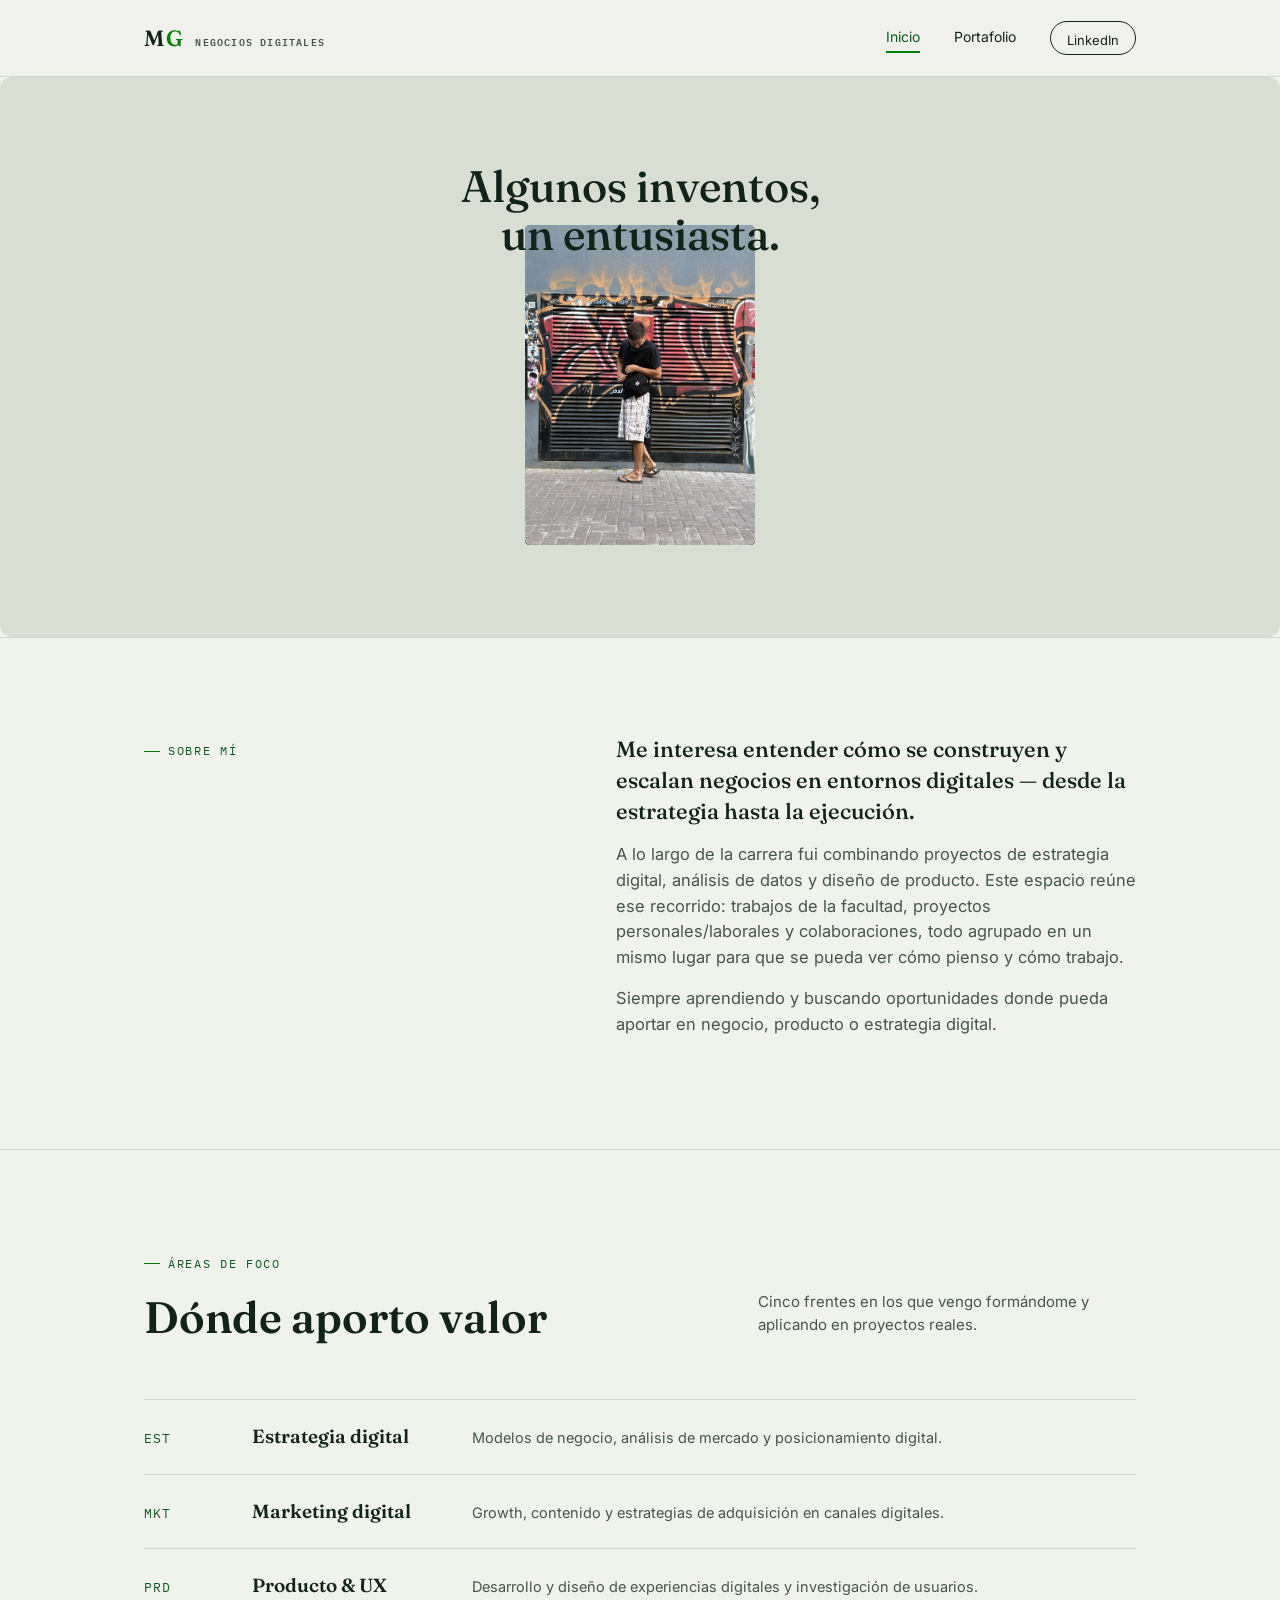
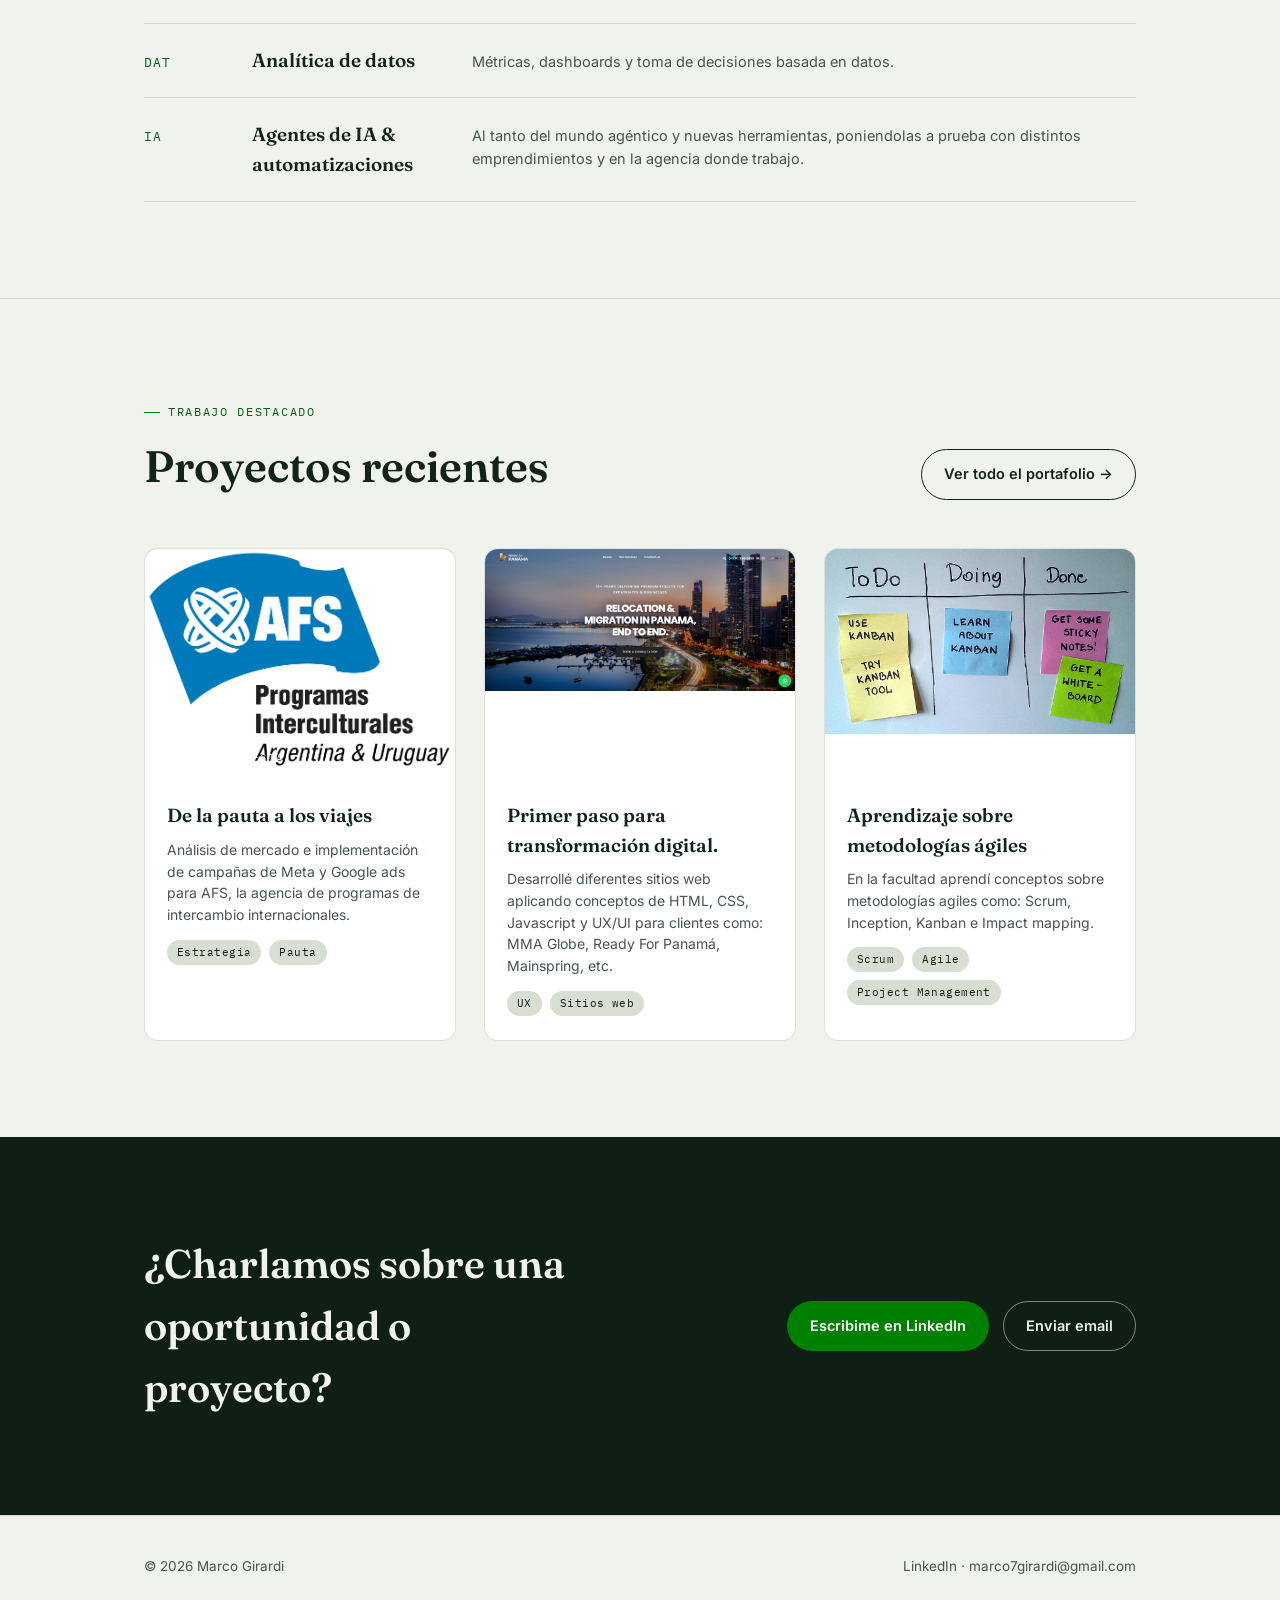
<file: index.html>
<!DOCTYPE html>
<html lang="es">
<head>
<meta charset="UTF-8">
<meta name="viewport" content="width=device-width, initial-scale=1.0">
<title>Marco Girardi — Negocios Digitales</title>
<meta name="description" content="Portfolio de Marco Girardi, estudiante de la Licenciatura en Negocios Digitales.">
<link rel="stylesheet" href="style.css">
</head>
<body>

<nav class="site-nav">
  <div class="wrap">
    <a href="index.html" class="monogram" aria-label="Marco Girardi — Inicio">M<span class="g">G</span><span class="monogram-tag">Negocios Digitales</span></a>
    <div class="nav-links">
      <a href="index.html" class="active">Inicio</a>
      <a href="portfolio.html">Portafolio</a>
      <a href="https://www.linkedin.com/in/marcogirardii/" target="_blank" rel="noopener" class="nav-cta">LinkedIn</a>
    </div>
  </div>
</nav>

<!-- Hero con corredor de imágenes en movimiento (adaptado de image-stream-hero) -->
<section class="ish-hero">
  <div class="ish-stage" aria-hidden="true">
    <div class="ish-rails">
      <div class="ish-card rail-right" style="animation-delay:0s">
        <img src="images/stream-01.jpg" alt="" loading="lazy" decoding="async">
      </div>
      <div class="ish-card rail-right" style="animation-delay:-2s">
        <img src="images/stream-02.jpg" alt="" loading="lazy" decoding="async">
      </div>
      <div class="ish-card rail-right" style="animation-delay:-4s">
        <img src="images/stream-03.jpg" alt="" loading="lazy" decoding="async">
      </div>
      <div class="ish-card rail-right" style="animation-delay:-6s">
        <img src="images/stream-04.jpg" alt="" loading="lazy" decoding="async">
      </div>
      <div class="ish-card rail-right" style="animation-delay:-8s">
        <img src="images/stream-05.jpg" alt="" loading="lazy" decoding="async">
      </div>
      <div class="ish-card rail-right" style="animation-delay:-10s">
        <img src="images/stream-06.jpg" alt="" loading="lazy" decoding="async">
      </div>
      <div class="ish-card rail-right" style="animation-delay:-12s">
        <img src="images/stream-01.jpg" alt="" loading="lazy" decoding="async">
      </div>
      <div class="ish-card rail-right" style="animation-delay:-14s">
        <img src="images/stream-02.jpg" alt="" loading="lazy" decoding="async">
      </div>
      <div class="ish-card rail-right" style="animation-delay:-16s">
        <img src="images/stream-03.jpg" alt="" loading="lazy" decoding="async">
      </div>
      <div class="ish-card rail-left" style="animation-delay:0s">
        <img src="images/stream-01.jpg" alt="" loading="lazy" decoding="async">
      </div>
      <div class="ish-card rail-left" style="animation-delay:-2s">
        <img src="images/stream-02.jpg" alt="" loading="lazy" decoding="async">
      </div>
      <div class="ish-card rail-left" style="animation-delay:-4s">
        <img src="images/stream-03.jpg" alt="" loading="lazy" decoding="async">
      </div>
      <div class="ish-card rail-left" style="animation-delay:-6s">
        <img src="images/stream-04.jpg" alt="" loading="lazy" decoding="async">
      </div>
      <div class="ish-card rail-left" style="animation-delay:-8s">
        <img src="images/stream-05.jpg" alt="" loading="lazy" decoding="async">
      </div>
      <div class="ish-card rail-left" style="animation-delay:-10s">
        <img src="images/stream-06.jpg" alt="" loading="lazy" decoding="async">
      </div>
      <div class="ish-card rail-left" style="animation-delay:-12s">
        <img src="images/stream-01.jpg" alt="" loading="lazy" decoding="async">
      </div>
      <div class="ish-card rail-left" style="animation-delay:-14s">
        <img src="images/stream-02.jpg" alt="" loading="lazy" decoding="async">
      </div>
      <div class="ish-card rail-left" style="animation-delay:-16s">
        <img src="images/stream-03.jpg" alt="" loading="lazy" decoding="async">
      </div>
    </div>
  </div>

  <div class="ish-content">
    <h1>Algunos inventos,<br>un entusiasta.</h1>
  </div>
</section>


<section class="section" id="about">
  <div class="wrap about-grid">
    <div>
      <span class="eyebrow">Sobre mí</span>
    </div>
    <div class="bio">
      <p>Me interesa entender cómo se construyen y escalan negocios en entornos digitales — desde la estrategia hasta la ejecución.</p>
      <p>
        A lo largo de la carrera fui combinando proyectos de estrategia digital, análisis de datos y diseño de producto.
        Este espacio reúne ese recorrido: trabajos de la facultad, proyectos personales/laborales y colaboraciones,
        todo agrupado en un mismo lugar para que se pueda ver cómo pienso y cómo trabajo.
      </p>
      <p>
        Siempre aprendiendo y buscando oportunidades donde pueda aportar en negocio,
        producto o estrategia digital.
      </p>
    </div>
  </div>
</section>

<section class="section" id="focus">
  <div class="wrap">
    <div class="section-head">
      <div>
        <span class="eyebrow">Áreas de foco</span>
        <h2>Dónde aporto valor</h2>
      </div>
      <p class="desc">Cinco frentes en los que vengo formándome y aplicando en proyectos reales.</p>
    </div>

    <div class="ledger">
      <div class="ledger-row">
        <span class="code">EST</span>
        <span class="label">Estrategia digital</span>
        <span class="note">Modelos de negocio, análisis de mercado y posicionamiento digital.</span>
      </div>
      <div class="ledger-row">
        <span class="code">MKT</span>
        <span class="label">Marketing digital</span>
        <span class="note">Growth, contenido y estrategias de adquisición en canales digitales.</span>
      </div>
      <div class="ledger-row">
        <span class="code">PRD</span>
        <span class="label">Producto &amp; UX</span>
        <span class="note">Desarrollo y diseño de experiencias digitales y investigación de usuarios.</span>
      </div>
      <div class="ledger-row">
        <span class="code">DAT</span>
        <span class="label">Analítica de datos</span>
        <span class="note">Métricas, dashboards y toma de decisiones basada en datos.</span>
      </div>
      <div class="ledger-row">
        <span class="code">IA</span>
        <span class="label">Agentes de IA & automatizaciones</span>
        <span class="note">Al tanto del mundo agéntico y nuevas herramientas, poniendolas a prueba con distintos emprendimientos y en la agencia donde trabajo.</span>
      </div>
    </div>
  </div>
</section>

<section class="section" id="featured-work">
  <div class="wrap">
    <div class="section-head">
      <div>
        <span class="eyebrow">Trabajo destacado</span>
        <h2>Proyectos recientes</h2>
      </div>
      <a href="portfolio.html" class="btn btn-ghost">Ver todo el portafolio →</a>
    </div>

    <div class="work-grid">
      <a href="portfolio.html" class="card">
        <div class="card-media">
  <img src="images/proyecto-01.png" alt="De la pauta a los viajes — campañas para AFS">
  <span class="tag-index">01 — Estrategia</span>
</div>
        <div class="card-body">
          <h3>De la pauta a los viajes</h3>
          <p>Análisis de mercado e implementación de campañas de Meta y Google ads para AFS, la agencia de programas de intercambio internacionales.</p>
          <div class="card-tags"><span class="chip">Estrategia</span><span class="chip">Pauta</span></div>
        </div>
      </a>
      <a href="portfolio.html" class="card">
        <div class="card-media">
  <img src="images/proyecto-02.png" alt="Sitios web para MMA Globe, Ready For Panamá y Mainspring">
  <span class="tag-index">02 — Producto</span>
</div>
        <div class="card-body">
          <h3>Primer paso para transformación digital.</h3>
          <p>Desarrollé diferentes sitios web aplicando conceptos de HTML, CSS, Javascript y UX/UI para clientes como: MMA Globe, Ready For Panamá, Mainspring, etc.</p>
          <div class="card-tags"><span class="chip">UX</span><span class="chip">Sitios web</span></div>
        </div>
      </a>
      <a href="portfolio.html" class="card">
        <div class="card-media">
  <img src="images/proyecto-03.png" alt="Aprendizaje sobre metodologías ágiles">
  <span class="tag-index">03 — Datos</span>
</div>
        <div class="card-body">
          <h3>Aprendizaje sobre metodologías ágiles</h3>
          <p>En la facultad aprendí conceptos sobre metodologías agiles como: Scrum, Inception, Kanban e Impact mapping.</p>
          <div class="card-tags"><span class="chip">Scrum</span><span class="chip">Agile</span><span class="chip">Project Management</span></div>
        </div>
      </a>
    </div>
  </div>
</section>

<div class="cta-band">
  <div class="wrap">
    <h2>¿Charlamos sobre una oportunidad o proyecto?</h2>
    <div style="display:flex; gap:14px; flex-wrap:wrap;">
      <a href="https://www.linkedin.com/in/marcogirardii/" target="_blank" rel="noopener" class="btn btn-primary">Escribime en LinkedIn</a>
      <a href="mailto:marco7girardi@gmail.com" class="btn btn-ghost">Enviar email</a>
    </div>
  </div>
</div>

<footer>
  <div class="wrap">
    <span>© <span id="year"></span> Marco Girardi</span>
    <span><a href="https://www.linkedin.com/in/marcogirardii/" target="_blank" rel="noopener">LinkedIn</a> · <a href="mailto:marco7girardi@gmail.com">marco7girardi@gmail.com</a></span>
  </div>
</footer>

<script>document.getElementById('year').textContent = new Date().getFullYear();</script>
</body>
</html>
</file>
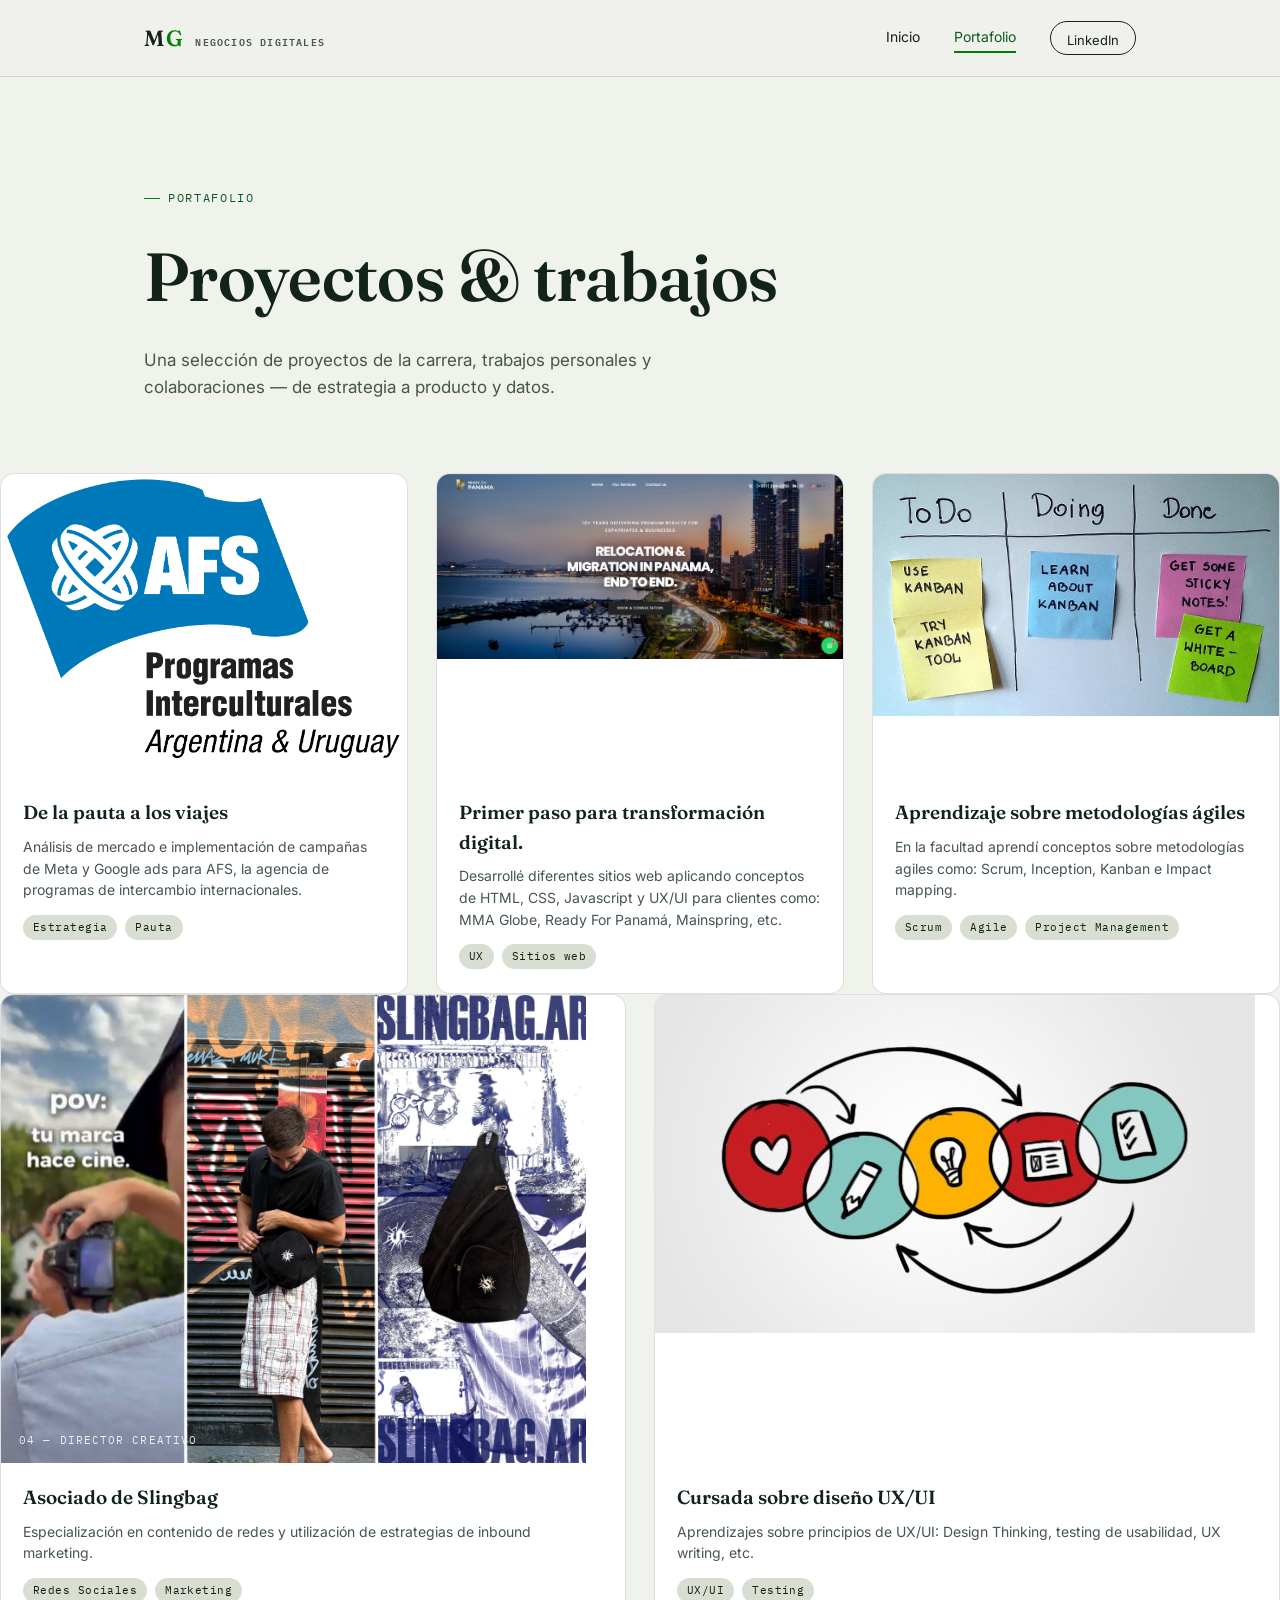
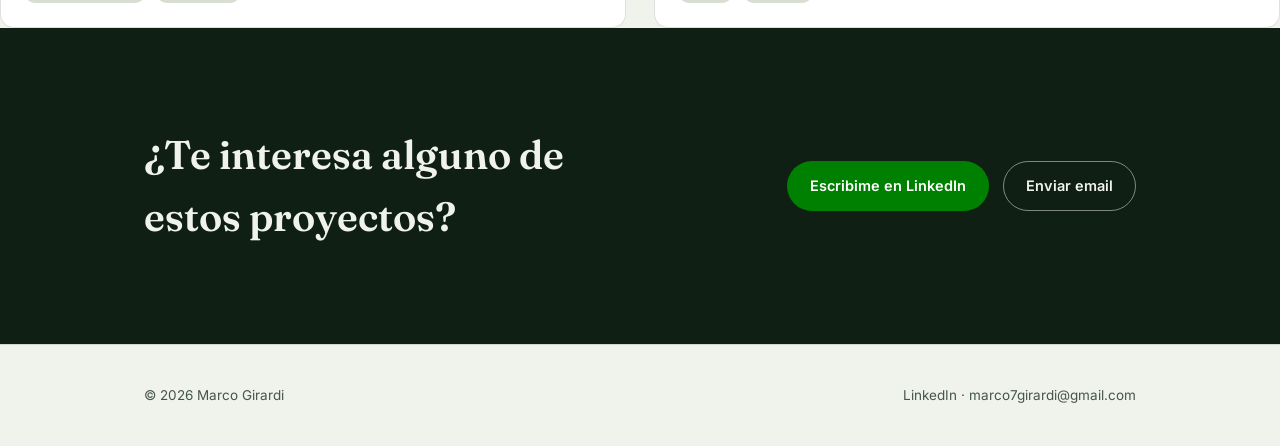
<file: portfolio.html>
<!DOCTYPE html>
<html lang="es">
<head>
<meta charset="UTF-8">
<meta name="viewport" content="width=device-width, initial-scale=1.0">
<title>Portafolio — Marco Girardi</title>
<meta name="description" content="Proyectos de Marco Girardi, estudiante de la Licenciatura en Negocios Digitales.">
<link rel="stylesheet" href="style.css">
</head>
<body>

<nav class="site-nav">
  <div class="wrap">
    <a href="index.html" class="monogram" aria-label="Marco Girardi — Inicio">M<span class="g">G</span><span class="monogram-tag">Negocios Digitales</span></a>
    <div class="nav-links">
      <a href="index.html">Inicio</a>
      <a href="portfolio.html" class="active">Portafolio</a>
      <a href="https://www.linkedin.com/in/marcogirardii/" target="_blank" rel="noopener" class="nav-cta">LinkedIn</a>
    </div>
  </div>
</nav>

<header class="page-head">
  <div class="wrap">
    <span class="eyebrow">Portafolio</span>
    <h1>Proyectos &amp; trabajos</h1>
    <p>Una selección de proyectos de la carrera, trabajos personales y colaboraciones — de estrategia a producto y datos.</p>
  </div>
</header>

   <div class="work-grid">
      <a href="portfolio.html" class="card">
        <div class="card-media">
  <img src="images/proyecto-01.png" alt="De la pauta a los viajes — campañas para AFS">
  <span class="tag-index">01 — Estrategia</span>
</div>
        <div class="card-body">
          <h3>De la pauta a los viajes</h3>
          <p>Análisis de mercado e implementación de campañas de Meta y Google ads para AFS, la agencia de programas de intercambio internacionales.</p>
          <div class="card-tags"><span class="chip">Estrategia</span><span class="chip">Pauta</span></div>
        </div>
      </a>
      <a href="portfolio.html" class="card">
        <div class="card-media">
  <img src="images/proyecto-02.png" alt="Sitios web para MMA Globe, Ready For Panamá y Mainspring">
  <span class="tag-index">02 — Producto</span>
</div>
        <div class="card-body">
          <h3>Primer paso para transformación digital.</h3>
          <p>Desarrollé diferentes sitios web aplicando conceptos de HTML, CSS, Javascript y UX/UI para clientes como: MMA Globe, Ready For Panamá, Mainspring, etc.</p>
          <div class="card-tags"><span class="chip">UX</span><span class="chip">Sitios web</span></div>
        </div>
      </a>
      <a href="portfolio.html" class="card">
        <div class="card-media">
  <img src="images/proyecto-03.png" alt="Aprendizaje sobre metodologías ágiles">
  <span class="tag-index">03 — Datos</span>
</div>
        <div class="card-body">
          <h3>Aprendizaje sobre metodologías ágiles</h3>
          <p>En la facultad aprendí conceptos sobre metodologías agiles como: Scrum, Inception, Kanban e Impact mapping.</p>
          <div class="card-tags"><span class="chip">Scrum</span><span class="chip">Agile</span><span class="chip">Project Management</span></div>
        </div>
      </a>
    </div>
  </div>
      <div class="work-grid">
      <a href="portfolio.html" class="card">
        <div class="card-media">
  <img src="images/proyecto-04.png" alt="Asociado en negocio de un emprendimiento">
  <span class="tag-index">04 — Director Creativo</span>
</div>
        <div class="card-body">
          <h3>Asociado de Slingbag</h3>
          <p>Especialización en contenido de redes y utilización de estrategias de inbound marketing.</p>
          <div class="card-tags"><span class="chip">Redes Sociales</span><span class="chip">Marketing</span></div>
        </div>
      </a>

      <a href="portfolio.html" class="card">
        <div class="card-media">
  <img src="images/proyecto-05.jpeg" alt="Diseño UX/UI, Design thinking">
  <span class="tag-index">04 — Director Creativo</span>
</div>
        <div class="card-body">
          <h3>Cursada sobre diseño UX/UI</h3>
          <p>Aprendizajes sobre principios de UX/UI: Design Thinking, testing de usabilidad, UX writing, etc.</p>
          <div class="card-tags"><span class="chip">UX/UI</span><span class="chip">Testing</span></div>
        </div>
      </a>
    </div>
  </div>
</section>

<div class="cta-band">
  <div class="wrap">
    <h2>¿Te interesa alguno de estos proyectos?</h2>
    <div style="display:flex; gap:14px; flex-wrap:wrap;">
      <a href="https://www.linkedin.com/in/marcogirardii/" target="_blank" rel="noopener" class="btn btn-primary">Escribime en LinkedIn</a>
      <a href="mailto:marco7girardi@gmail.com" class="btn btn-ghost">Enviar email</a>
    </div>
  </div>
</div>

<footer>
  <div class="wrap">
    <span>© <span id="year"></span> Marco Girardi</span>
    <span><a href="https://www.linkedin.com/in/marcogirardii/" target="_blank" rel="noopener">LinkedIn</a> · <a href="mailto:marco7girardi@gmail.com">marco7girardi@gmail.com</a></span>
  </div>
</footer>

<script>document.getElementById('year').textContent = new Date().getFullYear();</script>
</body>
</html>
</file>
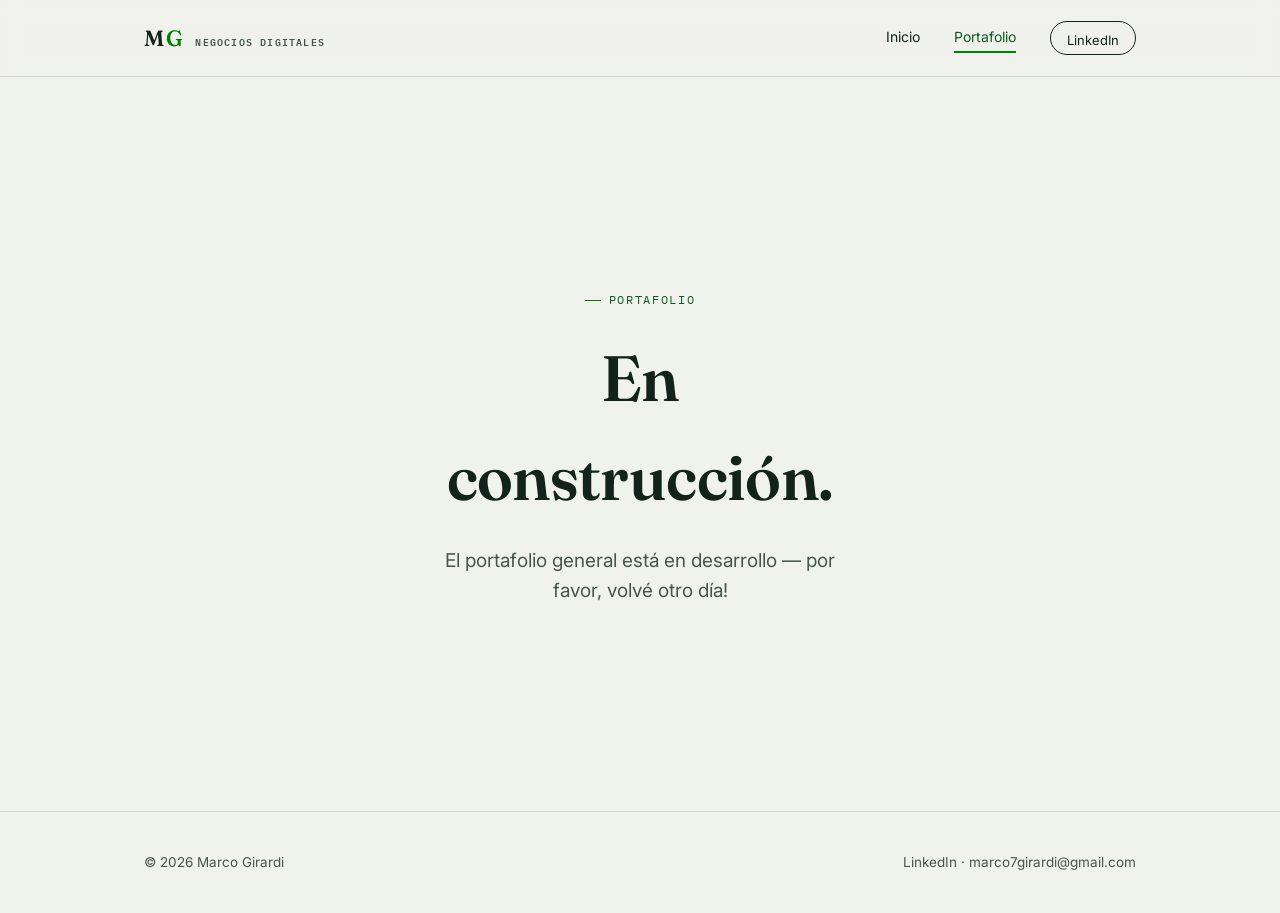
<file: portfolio_en_construccion.html>
<!DOCTYPE html>
<html lang="es">
<head>
<meta charset="UTF-8">
<meta name="viewport" content="width=device-width, initial-scale=1.0">
<title>Portafolio — Marco Girardi</title>
<meta name="description" content="Proyectos de Marco Girardi, estudiante de la Licenciatura en Negocios Digitales.">
<link rel="stylesheet" href="style.css">
</head>
<body>

<nav class="site-nav">
  <div class="wrap">
    <a href="index.html" class="monogram" aria-label="Marco Girardi — Inicio">M<span class="g">G</span><span class="monogram-tag">Negocios Digitales</span></a>
    <div class="nav-links">
      <a href="index.html">Inicio</a>
      <a href="portfolio.html" class="active">Portafolio</a>
      <a href="https://www.linkedin.com/in/marcogirardii/" target="_blank" rel="noopener" class="nav-cta">LinkedIn</a>
    </div>
  </div>
</nav>

<section class="coming-soon">
  <div class="wrap coming-soon-inner">
    <span class="eyebrow">Portafolio</span>
    <h1>En construcción<span aria-hidden="true">.</span></h1>
    <p>El portafolio general está en desarrollo — por favor, volvé otro día!</p>
  </div>
</section>

<footer>
  <div class="wrap">
    <span>© <span id="year"></span> Marco Girardi</span>
    <span><a href="https://www.linkedin.com/in/marcogirardii/" target="_blank" rel="noopener">LinkedIn</a> · <a href="mailto:marco7girardi@gmail.com">marco7girardi@gmail.com</a></span>
  </div>
</footer>

<script>document.getElementById('year').textContent = new Date().getFullYear();</script>
</body>
</html>
</file>
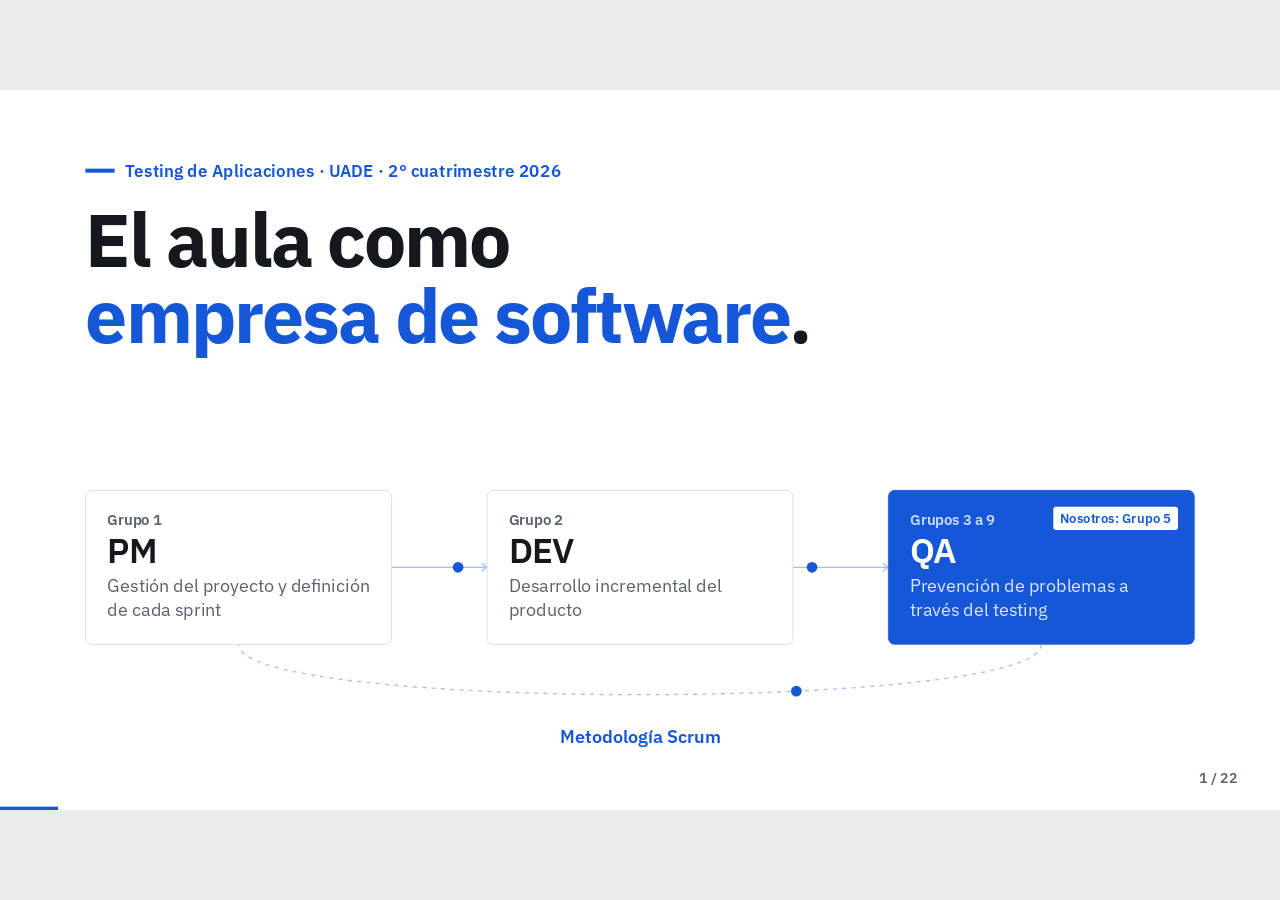
<file: presentacion_testing.html>
<!doctype html>
<html lang="es">
<head>
<meta charset="utf-8">
<meta name="viewport" content="width=device-width, initial-scale=1">
<title>QA Grupo 5 · Rendix</title>
<link rel="preconnect" href="https://fonts.googleapis.com">
<link rel="stylesheet" href="https://fonts.googleapis.com/css2?family=IBM+Plex+Sans:wght@400;500;600;700&family=IBM+Plex+Mono:wght@400;500&display=swap">
<style>
/* Lienzo fijo de 1920×1080 escalado a la pantalla. Navegación: → / Espacio, ←, F. */
:root{
  --fondo:#FFFFFF; --fondo2:#F4F5F7; --tinta:#15181D; --texto2:#59616E;
  --linea:#E1E4E9; --linea2:#C9CED6;
  --azul:#1557D6; --azul2:#5A8AE6; --azul3:#A3BEF2; --azul4:#D8E4FB; --azul-claro:#ECF2FD;
  --rojo:#C62D2D; --ambar:#A85F00; --ambar-claro:#FFF4E2;
  --sans:'IBM Plex Sans','Helvetica Neue',Arial,sans-serif;
  --mono:'IBM Plex Mono',Menlo,Consolas,monospace;
  --ease:cubic-bezier(.6,0,.2,1);
  color-scheme:light;
}
*{box-sizing:border-box}
html,body{height:100%}
body{margin:0;background:#E9EBEF;color:var(--tinta);font-family:var(--sans);overflow:hidden;-webkit-font-smoothing:antialiased}
#escena{position:absolute;left:50%;top:50%;width:1920px;height:1080px;transform-origin:0 0;overflow:hidden;background:var(--fondo)}

/* ---------- diapositivas ---------- */
.slide{position:absolute;inset:0;padding:104px 128px 150px;display:flex;flex-direction:column;gap:28px;visibility:hidden;overflow:hidden;z-index:1;background:var(--fondo)}
.slide.activa{visibility:visible}
.slide.entra{z-index:3}.slide.sale{z-index:2;visibility:visible}
.slide>*{position:relative;z-index:1}
.slide>.abs,.abs{position:absolute}
.bg-azul{background:var(--azul);color:#fff}
.bg-negro{background:var(--tinta);color:#fff}
.bg-negro .t2,.bg-negro .bajada{color:#B6BDC8}
.card.oscura{background:#23272F;border-color:#23272F;color:#fff}
.card.oscura .etiq{color:#9AA3AF}
.panel-azul{background:var(--azul);z-index:0!important}
.bg-azul .bajada,.bg-azul .t2{color:rgba(255,255,255,.85)}
.card.vidrio{background:rgba(255,255,255,.12);border-color:rgba(255,255,255,.28);color:#fff}
.card.vidrio .etiq{color:rgba(255,255,255,.78)}
.card.blanca{background:#fff;border-color:#fff;color:var(--tinta)}
.card.blanca .etiq{color:var(--azul)}
.bg-azul .flujo{stroke:rgba(255,255,255,.5)}
.bg-azul .tramo{color:rgba(255,255,255,.9)}

.seccion{margin:0;display:flex;align-items:center;gap:16px;font-size:26px;font-weight:600;color:var(--azul)}
.seccion::before{content:"";width:44px;height:6px;background:currentColor;flex:none}
.bg-azul .seccion,.bg-negro .seccion{color:#fff}
.bg-negro .seccion{color:#8FB0F5}
.h1{margin:0;font-weight:700;font-size:112px;line-height:1.02;letter-spacing:-2.5px;text-wrap:balance}
.h2{margin:0;font-weight:700;font-size:68px;line-height:1.08;letter-spacing:-1.4px;text-wrap:balance}
.bajada{margin:0;font-size:30px;line-height:1.45;color:var(--texto2)}
.t2{color:var(--texto2)}
.azul{color:var(--azul)}
.mono{font-family:var(--mono)}
.card{background:#fff;border:1.5px solid var(--linea2);border-radius:10px}
.card.gris{background:var(--fondo2);border-color:var(--fondo2)}
.card.acento{background:var(--azul);border-color:var(--azul);color:#fff}
.etiq{margin:0;font-size:22px;font-weight:600;color:var(--texto2)}
.card.acento .etiq{color:rgba(255,255,255,.78)}
.tag{display:inline-block;margin:0;padding:4px 10px;border-radius:4px;font-size:21px;font-weight:600;background:var(--azul-claro);color:var(--azul)}
.num{margin:0;font-weight:700;line-height:.92;letter-spacing:-4px;font-variant-numeric:tabular-nums}
.fuente{position:absolute;right:250px;bottom:46px;margin:0;font-size:21px;color:var(--texto2);z-index:2;text-align:right}
.grid4{display:grid;grid-template-columns:repeat(4,1fr);gap:24px}
.grid3{display:grid;grid-template-columns:repeat(3,1fr);gap:24px}
.grid2{display:grid;grid-template-columns:repeat(2,1fr);gap:24px}
code{font-family:var(--mono);font-size:.88em;padding:1px 7px;border-radius:4px;background:var(--fondo2)}

/* ---------- entrada de elementos ---------- */
.in{opacity:0}
.slide .in{transform:var(--r,none)}
.slide.play .in{opacity:1;animation:var(--a,subir) .65s var(--ease) var(--d,0s) backwards}
@keyframes subir{from{opacity:0;transform:translateY(22px)}to{opacity:1;transform:none}}
@keyframes izq{from{opacity:0;transform:translateX(-40px)}to{opacity:1;transform:none}}
@keyframes der{from{opacity:0;transform:translateX(40px)}to{opacity:1;transform:none}}
@keyframes aparecer{from{opacity:0}to{opacity:1}}
@keyframes crecer{from{opacity:1;transform:scaleY(0)}to{opacity:1;transform:none}}
@keyframes trazo{from{opacity:1;transform:scaleX(0)}to{opacity:1;transform:none}}
.izq{--a:izq}.der{--a:der}.fade{--a:aparecer}.crece{--a:crecer;transform-origin:bottom}.traza{--a:trazo;transform-origin:left}

/* ---------- transiciones entre diapositivas ---------- */
.t-push.entra.adelante{animation:pushIn .7s var(--ease) both}.t-push.sale.adelante{animation:pushOut .7s var(--ease) both}
.t-push.entra.atras{animation:pushInB .7s var(--ease) both}.t-push.sale.atras{animation:pushOutB .7s var(--ease) both}
@keyframes pushIn{from{transform:translateX(100%)}to{transform:none}}@keyframes pushOut{to{transform:translateX(-100%)}}
@keyframes pushInB{from{transform:translateX(-100%)}to{transform:none}}@keyframes pushOutB{to{transform:translateX(100%)}}
.t-fade.entra{animation:aparecer .5s ease both}.t-fade.sale{animation:aparecer .5s ease reverse both}

/* ---------- pie fijo (como un patrón de diapositiva) ---------- */
#pie-linea{position:absolute;left:128px;right:128px;bottom:96px;height:1px;background:var(--linea);z-index:20}
#pie{position:absolute;left:128px;bottom:46px;margin:0;font-size:21px;color:var(--texto2);z-index:20}
#contador{position:absolute;right:64px;bottom:34px;margin:0;font-size:21px;font-weight:600;color:var(--texto2);z-index:20;font-variant-numeric:tabular-nums}
#progreso{position:absolute;left:0;bottom:0;height:5px;width:0;z-index:21;background:var(--azul);transition:width .6s var(--ease)}
#escena.oscuro #pie-linea{background:rgba(255,255,255,.28)}
#escena.oscuro #pie,#escena.oscuro #contador{color:rgba(255,255,255,.8)}
#escena.oscuro #progreso{background:#fff}

/* ---------- diagramas ---------- */
.flujo{stroke:var(--linea2);stroke-width:2;fill:none}
.flujo.vivo{stroke:var(--azul);stroke-width:2.5;stroke-dasharray:8 8;animation:fluir .9s linear infinite}
@keyframes fluir{to{stroke-dashoffset:-16}}
/* ---------- slide 10 · infinito ---------- */
.lt{width:var(--s);height:var(--s);border-radius:calc(var(--s) * .22);display:inline-grid;place-items:center;flex:none}
.lt svg{width:56%;height:56%}
.lt.agente{background:var(--azul);color:#fff}
.lt.herr{background:#fff;color:var(--azul);border:2px solid var(--azul4)}
.lt.texto{background:#fff;color:var(--tinta);border:2px solid var(--linea2);font-size:22px;font-weight:700;line-height:1.05;text-align:center}
.lt.equipo{background:var(--tinta);color:#fff;font-size:30px;font-weight:700}
/* A */
.lobulo{font-family:'IBM Plex Sans',Arial,sans-serif;font-size:24px;font-weight:700;letter-spacing:3px;fill:#A3BEF2}
.inf-nodo{width:320px;display:flex;flex-direction:column;align-items:center;gap:12px;text-align:center;z-index:3!important}
.inf-nodo.arriba{flex-direction:column-reverse;top:auto}
.inf-nodo p{margin:0;display:flex;flex-direction:column;gap:2px}
.inf-nodo b{font-size:25px;font-weight:700}
.inf-nodo span{font-size:20px;color:var(--texto2)}
.inf-logos{display:flex;gap:8px;transition:transform .3s}
.inf-nodo .lt{transition:box-shadow .3s}
.inf-nodo.on .lt{box-shadow:0 0 0 6px var(--azul-claro),0 0 0 8px var(--azul)}
.inf-centro{width:180px;height:180px;border-radius:50%;background:var(--azul);color:#fff;display:flex;flex-direction:column;align-items:center;justify-content:center;gap:4px;z-index:3!important;box-shadow:0 0 0 10px #fff;transition:box-shadow .35s}
.inf-centro b{font-size:30px;font-weight:700}
.inf-centro span{font-size:20px;opacity:.9}
.inf-centro.on{box-shadow:0 0 0 10px #fff,0 0 0 26px rgba(21,87,214,.22)}
.inf-punto{width:26px;height:26px;border-radius:50%;background:var(--azul);box-shadow:0 0 0 6px rgba(21,87,214,.2);z-index:2!important;opacity:0;transition:opacity .4s}

/* ---------- slide 10 · organización del Drive ---------- */
.org-rotulo{font-family:'IBM Plex Sans',Arial,sans-serif;font-size:20px;font-weight:700;letter-spacing:3px;fill:#5A8AE6}
.org-linea{stroke:#C9CED6;stroke-width:2.5;fill:none;transition:stroke .3s}
.org-linea.vivo{stroke:var(--azul);stroke-width:3;stroke-dasharray:9 9;animation:fluir .9s linear infinite}
.org-nodo{width:320px;display:flex;flex-direction:column;align-items:center;gap:12px;text-align:center;z-index:3!important}
.org-nodo p{margin:0;display:flex;flex-direction:column;gap:2px}
.org-nodo b{font-size:25px;font-weight:700}
.org-nodo span{font-size:20px;color:var(--texto2)}
.org-nodo .lt{transition:box-shadow .3s}
.org-nodo.on .lt{box-shadow:0 0 0 6px var(--azul-claro),0 0 0 8px var(--azul)}
.lt.ext{background:#fff;color:#8A929E;border:2px dashed var(--linea2)}
.org-nodo[data-k="0"] b{color:var(--texto2)}
.org-centro{width:300px;height:300px;border-radius:50%;background:var(--azul);color:#fff;display:flex;flex-direction:column;align-items:center;justify-content:center;gap:6px;text-align:center;z-index:3!important;box-shadow:0 0 0 12px #F7F9FD}
.org-centro svg{margin-bottom:8px}
.org-centro b{font-size:28px;font-weight:700}
.org-centro span{font-size:19px;opacity:.9}
.org-centro::before{content:"";position:absolute;inset:-12px;border-radius:50%;z-index:-1}
.slide.play .org-centro::before{animation:latido 2.6s ease-out 1.6s infinite}
@keyframes latido{0%{box-shadow:0 0 0 0 rgba(21,87,214,.3)}70%,100%{box-shadow:0 0 0 30px rgba(21,87,214,0)}}

.cierre-pieza{margin:0;padding-top:18px;border-top:3px solid rgba(255,255,255,.4);font-size:32px;color:rgba(255,255,255,.85)}
.cierre-pieza span{display:block;font-size:44px;font-weight:600;color:#fff;letter-spacing:-.5px}
/* ---------- resultados con los Sprints 5 y 6 ---------- */
.seis .hito4{width:262px}.seis .hito4 b{font-size:26px}.seis .hito4 span{width:250px;font-size:23px;line-height:1.4}
.sprint6 .sprint b{font-size:29px}.sprint6 .sprint>span{font-size:23px;line-height:1.4}.sprint6 .sprint .etiq{font-size:20px}.sprint6 .sprint em{font-size:22px}.sprint6 .sprint em b{font-size:40px}
.sprint6 .sprint.final em b.rj{color:var(--rojo)}
.antes21 .num{color:var(--texto2)!important;letter-spacing:-2px}
.lgd21{display:flex;gap:30px;margin:0 0 14px;font-size:22px;color:var(--texto2)}
.lgd21 i{display:inline-block;width:18px;height:18px;border-radius:4px;margin-right:10px;vertical-align:-3px;box-sizing:border-box}
.barras2{display:flex;gap:22px;align-items:flex-end;height:400px;border-bottom:2px solid var(--tinta)}
.barras2 .g{flex:1;display:flex;gap:6px;align-items:flex-end}
.barras2 .g div{flex:1;display:flex;flex-direction:column;align-items:center;justify-content:flex-end;gap:8px}
.barras2 b{font-size:20px;font-weight:600;white-space:nowrap}
.barras2 i{display:block;width:100%}
.bugs26 .r{display:grid;grid-template-columns:300px 1fr 330px;align-items:center;height:92px;border-bottom:1px solid var(--linea)}
.bugs26 .r:first-child{border-top:1px solid var(--linea)}
.bugs26 .r>b{font-weight:600;font-size:30px;line-height:1.1}
.bugs26 .r>b small{display:block;margin-top:4px;font-size:21px;font-weight:400;color:var(--texto2)}
.bugs26 .t{display:flex;gap:12px}
.bugs26 .t i{width:82px;height:56px;border-radius:10px;display:flex;align-items:center;justify-content:center;font-style:normal;font-size:23px;font-weight:600;font-variant-numeric:tabular-nums;box-sizing:border-box}
.bugs26 .t i.c{background:var(--azul-claro);color:var(--azul);border:2px solid var(--azul4)}
.bugs26 .t i.a{background:#fff;color:var(--rojo);border:2px solid var(--rojo)}
.bugs26 .k{display:flex;gap:30px;justify-content:flex-end;font-size:40px;font-weight:700}
.bugs26 .k small{font-size:21px;font-weight:500;color:var(--texto2);margin-left:8px}
.bugs26 .k .c{color:var(--azul)}.bugs26 .k .a{color:var(--rojo)}
.extra b{color:var(--tinta);font-weight:600}
.rango{display:grid;grid-template-columns:190px 440px 1fr;align-items:center;gap:20px;margin-bottom:18px}
.rango span{font-size:24px;color:var(--texto2)}
.rango b{font-size:30px;font-weight:700;white-space:nowrap}.rango b.rj{color:var(--rojo)}
.pista{height:34px;background:var(--fondo2);border-radius:6px;overflow:hidden}
.pista i{display:block;height:100%;border-radius:6px}
.escala{position:relative;margin-left:210px;width:440px;height:26px;font-size:20px;color:var(--texto2)}
.escala span{position:absolute;top:0;transform:translateX(-50%)}.escala span[style*="right"]{transform:none}
.prueba24{display:flex;align-items:center;gap:22px;padding:22px 26px;border-color:#F0C7C7;background:#FDF5F5}
.prueba24 p:last-child{margin:0;display:flex;flex-direction:column;gap:4px}
.prueba24 b{font-size:30px;font-weight:600;color:var(--tinta)}.prueba24 span{font-size:22px;color:var(--texto2)}
.captura{display:flex;flex-direction:column;gap:12px}
.captura .etiq{color:var(--rojo)}
.captura img{display:block;width:100%;border-radius:10px;border:1.5px solid var(--linea2)}

/* ---------- slide 18 · human in the loop ---------- */
.h-ring{fill:none;stroke:rgba(255,255,255,.35);stroke-width:4}
.ia-badge{width:80px;height:80px;border-radius:50%;background:#5A8AE6;border:4px solid #fff;color:#fff;font-weight:700;font-size:30px;display:grid;place-items:center;z-index:5!important;box-shadow:0 8px 22px rgba(0,0,0,.2);opacity:0;transition:opacity .4s}
.persona{width:240px;height:240px;position:absolute;border-radius:50%;background:#fff;color:var(--azul);display:flex;flex-direction:column;align-items:center;justify-content:center;gap:4px;z-index:3!important;transition:box-shadow .35s}
.persona svg{width:104px;height:104px}
.persona b{font-size:24px;font-weight:700;color:var(--tinta)}
.persona.on{box-shadow:0 0 0 18px rgba(255,255,255,.22)}
.h-etq{margin:0 0 8px;font-size:22px;font-weight:600;letter-spacing:2px;text-transform:uppercase;color:rgba(255,255,255,.72)}
.h-val{margin:0;padding-bottom:18px;border-bottom:2px solid rgba(255,255,255,.35);font-size:42px;font-weight:600;letter-spacing:-.5px}
.hA-flecha{stroke:#fff;stroke-width:3.5;opacity:.22;transition:opacity .3s}
.hA-flecha.on{opacity:1;stroke-dasharray:10 9;animation:fluir .9s linear infinite}
.hA-verbo{margin:0;font-size:30px;font-weight:600}
.hA-verbo span{font-size:18px;font-weight:700;padding:2px 8px;border-radius:4px;background:rgba(255,255,255,.18);vertical-align:middle;margin-right:4px}
.hA-accion{margin-top:4px;padding:4px 14px;border-radius:999px;background:#1557D6;color:#fff;font-size:21px;font-weight:600;opacity:0;transition:opacity .3s}
.persona.on .hA-accion{opacity:1}

/* ---------- slide 12 · los dos agentes ---------- */
.pie12{left:128px;top:982px;width:1664px;margin:0;text-align:center;font-size:24px;color:var(--texto2)}
.espejo{display:grid;grid-template-columns:1fr 1fr;gap:44px}
.esp-panel{position:relative;display:grid;grid-template-columns:1fr 1fr;grid-template-rows:1fr 1fr;gap:16px;height:640px}
.esp-pieza{padding:20px 22px;border:1.5px solid var(--linea2);border-radius:12px;background:#fff;display:flex;flex-direction:column;gap:10px;transition:border-color .3s,background .3s,box-shadow .3s}
.esp-pieza.p0,.esp-pieza.p1{padding-bottom:70px}.esp-pieza.p2,.esp-pieza.p3{padding-top:74px}
.esp-pieza.on{border-color:var(--azul);background:var(--azul-claro);box-shadow:inset 0 0 0 1px var(--azul)}
.esp-cab{margin:0;display:flex;align-items:center;gap:12px}
.esp-cab b{font-size:24px;font-weight:600;color:var(--tinta);transition:color .3s}
.esp-pieza.on .esp-cab b{color:var(--azul)}
.ico12{width:40px;height:40px;border-radius:10px;display:grid;place-items:center;background:var(--azul-claro);color:var(--azul);flex:none}
.esp-pieza.on .ico12{background:var(--azul);color:#fff}
.ico12 svg{width:24px;height:24px}
.esp-txt{font-size:20px;line-height:1.36;color:var(--tinta)}
.esp-txt ul{margin:0;padding-left:20px;display:flex;flex-direction:column;gap:1px}
.esp-txt li{font-size:19px;line-height:1.3}
.esp-centro{position:absolute;left:50%;top:50%;transform:translate(-50%,-50%);z-index:2;display:flex;flex-direction:column;align-items:center;gap:4px;padding:14px 24px;border-radius:18px;background:#fff;box-shadow:0 0 0 1.5px var(--linea2),0 10px 26px rgba(21,24,29,.1)}
.esp-centro b{font-size:24px;font-weight:700;margin-top:6px}.esp-centro span{font-size:19px;color:var(--texto2)}
.ciclo-sprint{white-space:nowrap}
</style>
</head>
<body>
<div id="escena">

<!-- 1 · EL AULA COMO EMPRESA DE SOFTWARE ================================== -->
<section class="slide" data-in="fade">
  <p class="seccion in" style="--d:.1s">Testing de Aplicaciones · UADE · 2° cuatrimestre 2026</p>
  <h1 class="h1 in" style="--d:.25s;width:1400px">El aula como <span class="azul">empresa de software</span>.</h1>
  <svg class="abs in fade" style="--d:1s;left:0;top:0;width:1920px;height:1080px" viewBox="0 0 1920 1080" aria-hidden="true">
    <path class="flujo" style="stroke:#A3BEF2" d="M588 716 H730"/><path class="flujo" style="stroke:#A3BEF2" d="M1190 716 H1332"/>
    <path class="flujo" d="M1562 832 C1562 932 358 932 358 832" style="stroke:#A3BEF2;stroke-dasharray:6 8"/>
    <path d="M722 710 L730 716 L722 722" fill="none" stroke="#A3BEF2" stroke-width="2"/><path d="M1324 710 L1332 716 L1324 722" fill="none" stroke="#A3BEF2" stroke-width="2"/>
    <circle r="8" fill="#1557D6"><animateMotion dur="1.6s" repeatCount="indefinite" path="M588 716 H730"/></circle>
    <circle r="8" fill="#1557D6"><animateMotion dur="1.6s" begin=".8s" repeatCount="indefinite" path="M1190 716 H1332"/></circle>
    <circle r="8" fill="#1557D6"><animateMotion dur="3.6s" repeatCount="indefinite" path="M1562 832 C1562 932 358 932 358 832"/></circle>
    <text x="960" y="980" text-anchor="middle" font-family="IBM Plex Sans, Helvetica Neue, Arial, sans-serif" font-size="27" font-weight="600" fill="#1557D6">Metodología Scrum</text>
  </svg>
  <div class="abs in" style="--d:.5s;left:128px;top:600px;width:460px"><div class="card rolc"><p class="etiq">Grupo 1</p><b>PM</b><span>Gestión del proyecto y definición de cada sprint</span></div></div>
  <div class="abs in" style="--d:.65s;left:730px;top:600px;width:460px"><div class="card rolc"><p class="etiq">Grupo 2</p><b>DEV</b><span>Desarrollo incremental del producto</span></div></div>
  <div class="abs in" style="--d:.8s;left:1332px;top:600px;width:460px"><div class="card acento rolc"><p class="etiq">Grupos 3 a 9</p><b>QA</b><span>Prevención de problemas a través del testing</span><em>Nosotros: Grupo 5</em></div></div>
</section>

<!-- 2 · NUESTRO ROL ======================================================= -->
<section class="slide" data-in="push">
  <p class="seccion in" style="--d:.1s">Nuestro rol</p>
  <h2 class="h2 in" style="--d:.2s;width:1300px">Quality Assurance</h2>
  <div class="grid4" style="margin-top:28px">
    <div class="in" style="--d:.35s"><div class="card concepto"><p class="etiq azul">Calidad y testing</p><span>Foco en los procesos para asegurar la calidad.</span></div></div>
    <div class="in" style="--d:.45s"><div class="card concepto"><p class="etiq azul">Objetivo</p><span>Detectar y prevenir problemas antes de que lleguen al usuario.</span></div></div>
    <div class="in" style="--d:.55s"><div class="card concepto"><p class="etiq azul">Verificar y validar</p><span>¿Está como lo pide la US? ¿Resuelve lo que el usuario necesita?</span></div></div>
    <div class="in" style="--d:.65s"><div class="card concepto"><p class="etiq azul">Reportar</p><span>Cada defecto, documentado con pasos, evidencia y severidad.</span></div></div>
  </div>
  <p class="in" style="--d:.9s;margin:36px 0 0;font-size:30px;color:var(--texto2)"><b style="color:var(--tinta);font-weight:600">Equipo:</b> <span class="azul" style="font-weight:600">Bautista Frascarelli, Marco Girardi y Lucas Carreón</span></p>
</section>

<!-- 3 · RENDIX ============================================================ -->
<section class="slide" data-in="fade" data-fx="rendix">
  <p class="seccion in" style="--d:.1s">El producto</p>
  <h2 class="h2 in" style="--d:.2s;width:840px;text-wrap:initial">Rendix: parciales digitales,<br>de punta a punta.</h2>
  <div class="in tabla roles" style="--d:.4s;width:780px;margin-top:16px">
    <div class="fila"><b>Profesor</b><span>Crea, publica, monitorea y corrige</span></div>
    <div class="fila"><b>Alumno</b><span>Rinde, entrega y ve su nota</span></div>
    <div class="fila"><b>Dev</b><span>Arma clases y asigna profesor y alumnos</span></div>
  </div>
  <img class="abs in fade" style="--d:.35s;right:128px;top:46px;width:156px;height:auto" alt="Logo de Rendix" src="[data-uri]">
  <div class="abs in der" style="--d:.5s;left:1000px;top:268px;width:792px"><div class="ventana examen">
    <div class="v-barra"><span>Parcial · Matemáticas · Tema 1</span><b class="ex-reloj mono">00:59:59</b></div>
    <div class="ex-cuerpo">
      <p class="etiq">Consigna 1 de 2</p>
      <p class="ex-preg">Resolvé la ecuación y justificá cada paso.</p>
      <div class="ex-resp mono"><span class="ex-tipeo"></span><i class="caret"></i></div>
      <div class="ex-pie"><span class="ex-guardado">Guardado</span><span class="t2">Calculadora · GeoGebra</span></div>
    </div>
  </div></div>
  <p class="fuente">rendix.vercel.app, ambiente STG</p>
</section>

<!-- 4 · EL DESAFÍO ======================================================== -->
<section class="slide seis" data-in="push" data-fx="desafio">
  <p class="seccion in" style="--d:.1s">El desafío</p>
  <h2 class="h2 in" style="--d:.2s;width:1100px">Probar un producto que cambia cada semana.</h2>
  <p class="bajada in" style="--d:.3s;width:1000px">Con Scrum, el producto se entrega por partes. El testing deja de ser una etapa final y pasa a ser continuo.</p>
  <div class="abs in fade" style="--d:.3s;right:128px;top:104px;width:420px;text-align:right">
    <p class="num azul" style="font-size:200px" data-to="6" data-delay=".5">6</p>
    <p style="margin:8px 0 0;font-size:27px;line-height:1.35;color:var(--texto2)">semanas entre la primera<br>release y la última</p>
  </div>
  <div class="abs in traza" style="--d:.6s;left:128px;top:603px;width:1664px;height:4px;background:#E6E9EE;border-radius:2px"></div>
  <div class="abs avance4" style="left:128px;top:603px"></div>
  <div class="abs cursor4" style="left:127px;top:591px"></div>
  <div class="abs hito4 in" style="--d:0.80s;left:128px;top:592px"><i></i><b>06/10</b><span>Primera release: login de profesor y parciales</span></div>
  <div class="abs hito4 in" style="--d:0.92s;left:408px;top:592px"><i></i><b>13/10</b><span>Aparece un rol nuevo: el Dev</span></div>
  <div class="abs hito4 in" style="--d:1.04s;left:688px;top:592px"><i></i><b>27/10</b><span>De localStorage a datos compartidos</span></div>
  <div class="abs hito4 in" style="--d:1.16s;left:968px;top:592px"><i></i><b>10/11</b><span>Modo restringido e incidentes</span></div>
  <div class="abs hito4 in" style="--d:1.28s;left:1248px;top:592px"><i></i><b>14/11</b><span>Corrección y notas</span></div>
  <div class="abs hito4 in" style="--d:1.40s;left:1528px;top:592px"><i></i><b>15/11</b><span>Release final</span></div>
  <p class="abs in fade" style="--d:1.5s;left:128px;top:840px;margin:0;font-size:27px;line-height:1.45;color:var(--texto2);width:1500px">Trabajar en Scrum es aceptar el cambio. <b style="color:var(--tinta);font-weight:600">Nos obliga a trabajar de forma ágil e iterativa</b>: el plan de pruebas no se escribe una vez, se ajusta en cada sprint.</p>
  <p class="fuente">Pestaña Recursos y narraciones de los sprints</p>
</section>

<!-- 5 · LOS CUATRO PILARES ============================================== -->
<section class="slide bg-azul" data-in="fade">
  <p class="seccion in" style="--d:.1s">Agenda</p>
  <h2 class="h2 in" style="--d:.2s">Los cuatro pilares de nuestro trabajo.</h2>
  <div class="abs in fade" style="--d:.3s;left:250px;top:884px;width:1420px;height:26px;background:#fff;border-radius:3px"></div>
  <div class="abs in fade" style="--d:.3s;left:282px;top:858px;width:1356px;height:26px;background:#fff;border-radius:3px;box-shadow:0 2px 0 rgba(21,87,214,.25)"></div>
  <div class="abs in crece pilar-col" style="--d:0.50s;left:360px;top:470px;width:240px;height:388px"><i></i><i></i></div>
  <div class="abs in fade pilar-txt" style="--d:1.05s;left:360px;top:510px;width:240px"><b>1</b><strong>Método</strong><span>Cómo decidimos qué probar</span></div>
  <div class="abs in crece pilar-col" style="--d:0.66s;left:680px;top:470px;width:240px;height:388px"><i></i><i></i></div>
  <div class="abs in fade pilar-txt" style="--d:1.21s;left:680px;top:510px;width:240px"><b>2</b><strong>Dinámica</strong><span>Cómo trabajamos, y con qué herramientas</span></div>
  <div class="abs in crece pilar-col" style="--d:0.82s;left:1000px;top:470px;width:240px;height:388px"><i></i><i></i></div>
  <div class="abs in fade pilar-txt" style="--d:1.37s;left:1000px;top:510px;width:240px"><b>3</b><strong>Resultados</strong><span>Qué encontramos</span></div>
  <div class="abs in crece pilar-col" style="--d:0.98s;left:1320px;top:470px;width:240px;height:388px"><i></i><i></i></div>
  <div class="abs in fade pilar-txt" style="--d:1.53s;left:1320px;top:510px;width:240px"><b>4</b><strong>Aprendizajes</strong><span>Qué nos llevamos</span></div>
  <div class="abs in baja" style="--d:1.25s;left:300px;top:404px;width:1320px;height:66px;background:#fff;border-radius:3px;display:grid;place-items:center;box-shadow:0 3px 0 rgba(21,87,214,.25)"><p style="margin:0;font-size:28px;font-weight:700;letter-spacing:2px;text-transform:uppercase;color:var(--azul)">Quality Assurance · Grupo 5</p></div>
  <svg class="abs in baja" style="--d:1.4s;left:300px;top:318px;width:1320px;height:86px" viewBox="0 0 1320 86" aria-hidden="true"><polygon points="0,86 660,6 1320,86" fill="#fff"/></svg>
</section>

<!-- 6 · EL CICLO ========================================================== -->
<section class="slide" data-in="fade" data-fx="ciclo">
  <p class="seccion in" style="--d:.1s">1 · Método</p>
  <h2 class="h2 in" style="--d:.2s;width:880px;text-wrap:initial">Un proceso que repetimos<br>en cada sprint.</h2>
  <p class="bajada in" style="--d:.3s;width:720px">Todo empieza en las historias de usuario (US) que escribe el PM, y termina en un registro que cualquiera puede auditar.</p>
  <p class="in" style="--d:.45s;margin:0;width:720px;font-size:28px;line-height:1.45;color:var(--tinta);font-weight:500">Como el producto es incremental, el testing también lo es: trabajamos de forma cíclica e iterativa.</p>
  <svg class="abs in fade" style="--d:.4s;left:1040px;top:280px;width:600px;height:600px" viewBox="0 0 600 600" aria-hidden="true"><circle cx="300" cy="300" r="298" fill="none" stroke="#A3BEF2" stroke-width="3"/></svg>
  <div class="abs orbita" style="left:1340px;top:580px"><i></i></div>
  <div class="abs in fade" style="--d:.6s;left:1190px;top:540px;width:300px;text-align:center"><p class="etiq">En cada</p><p class="ciclo-sprint" style="margin:4px 0 0;font-weight:600;font-size:38px">Sprint 1</p></div>
  <div class="abs in fade nodo" style="--d:0.6s;left:1200px;top:248px">Analizar las US</div>
  <div class="abs in fade nodo" style="--d:0.7s;left:1460px;top:398px">Planificar</div>
  <div class="abs in fade nodo" style="--d:0.8s;left:1460px;top:698px">Diseñar casos</div>
  <div class="abs in fade nodo" style="--d:0.9s;left:1200px;top:848px">Preparar el ambiente</div>
  <div class="abs in fade nodo" style="--d:1.0s;left:940px;top:698px">Ejecutar</div>
  <div class="abs in fade nodo" style="--d:1.1s;left:940px;top:398px">Reportar</div>
</section>

<!-- 7 · ESTRATEGIA ======================================================== -->
<section class="slide" data-in="push">
  <p class="seccion in" style="--d:.1s">1 · Estrategia</p>
  <h2 class="h2 in" style="--d:.2s;width:1400px">Primero, donde una falla arruina un parcial real.</h2>
  <div class="grid4" style="margin-top:28px">
    <div class="in" style="--d:.35s"><div class="card rubro alta"><span class="tag">Prioridad alta</span><b>Login y acceso</b></div></div>
    <div class="in" style="--d:.42s"><div class="card rubro alta"><span class="tag">Prioridad alta</span><b>Creación y publicación de parciales</b></div></div>
    <div class="in" style="--d:.49s"><div class="card rubro alta"><span class="tag">Prioridad alta</span><b>Rendición y entrega</b></div></div>
    <div class="in" style="--d:.56s"><div class="card gris rubro"><b>Clases, turnos y alumnos</b></div></div>
    <div class="in" style="--d:.63s"><div class="card gris rubro"><b>Temporizador y autoguardado</b></div></div>
    <div class="in" style="--d:.7s"><div class="card gris rubro"><b>Monitoreo docente</b></div></div>
    <div class="in" style="--d:.77s"><div class="card gris rubro"><b>Modo restringido e incidentes</b></div></div>
    <div class="in" style="--d:.84s"><div class="card gris rubro"><b>Corrección y publicación de notas</b></div></div>
  </div>
  <p class="in" style="--d:1s;margin:18px 0 0;font-size:27px;color:var(--texto2)">Todo el trabajo fue de <b style="color:var(--tinta);font-weight:600">caja negra, a nivel de sistema</b>: nunca tuvimos el código de Rendix.</p>
</section>

<!-- 8 · CASOS ============================================================= -->
<section class="slide" data-in="fade" data-fx="casos">
  <div class="abs panel-azul" style="left:0;top:0;width:930px;height:1080px"></div>
  <p class="seccion in" style="--d:.1s;color:#fff">1 · Diseño de casos</p>
  <div class="in" style="--d:.2s;margin-top:40px"><p class="num" style="font-size:280px;color:#fff" data-to="310" data-delay=".4">310</p></div>
  <p class="in" style="--d:.3s;margin:0;font-weight:600;font-size:44px;color:#fff">casos de prueba,<br>en seis sprints</p>
  <div class="in" style="--d:.5s;display:flex;width:674px;height:40px;margin-top:24px;gap:3px">
    <i class="seg" style="width:64px;background:#fff;--d:.6s"></i><i class="seg" style="width:211px;background:rgba(255,255,255,.72);--d:.72s"></i><i class="seg" style="width:120px;background:rgba(255,255,255,.48);--d:.84s"></i><i class="seg" style="width:135px;background:rgba(255,255,255,.28);--d:.96s"></i><i class="seg" style="width:130px;background:rgba(255,255,255,.14);--d:1.08s"></i>
  </div>
  <div class="in ley-blanca" style="--d:1s;display:grid;grid-template-columns:repeat(2,auto);justify-content:start;gap:12px 48px">
    <span class="ley"><i style="background:#fff"></i>Sprint 1: <b>30</b></span><span class="ley"><i style="background:rgba(255,255,255,.72)"></i>Sprint 2: <b>99</b></span><span class="ley"><i style="background:rgba(255,255,255,.48)"></i>Sprint 3: <b>56</b></span><span class="ley"><i style="background:rgba(255,255,255,.28)"></i>Sprint 4: <b>63</b></span><span class="ley"><i style="background:rgba(255,255,255,.14)"></i>Sprints 5 y 6: <b>62</b></span>
  </div>
  <div class="abs in der" style="--d:.6s;left:1030px;top:230px;width:762px"><div class="card tecnicas">
    <p class="etiq">Las cuatro técnicas de caja negra</p>
    <div class="tec on"><b>Partición de equivalencia</b><span>Un caso por cada grupo que se comporta igual.</span><em>Login: clave incorrecta, usuario inexistente, campos vacíos</em></div>
    <div class="tec"><b>Valores límite</b><span>Se prueba justo en el borde.</span><em>Contraseña de 7 y 8 caracteres, duración de 120 y 121 minutos, usuario de 20 y 21 caracteres</em></div>
    <div class="tec"><b>Tabla de decisión</b><span>Condiciones que se combinan en reglas.</span><em>Los cuatro estados del panel de monitoreo del Sprint 4</em></div>
    <div class="tec"><b>Casos de uso</b><span>Un recorrido real, de punta a punta.</span><em>Crear, publicar, rendir y entregar un parcial</em></div>
    <div class="puntos"><i class="on"></i><i></i><i></i><i></i></div>
  </div></div>
</section>

<!-- 10 · ORGANIZACIÓN DEL DRIVE ========================================= -->
<section class="slide" data-in="push" data-fx="organizacion">
  <p class="seccion in" style="--d:.1s">2 · Dinámica de trabajo</p>
  <h2 class="h2 in" style="--d:.2s">Cómo nos organizamos.</h2>
  <p class="bajada in" style="--d:.3s;margin-top:-8px">Un Drive compartido por los tres: la planilla de pruebas en el centro y cada documento con una función.</p>
  <svg class="abs in fade" style="--d:.45s;left:0;top:0;width:1920px;height:1080px" viewBox="0 0 1920 1080" aria-hidden="true">
    <defs><marker id="flecha-org" viewBox="0 0 10 10" refX="9" refY="5" markerWidth="7" markerHeight="7" orient="auto"><path d="M0 0 L10 5 L0 10z" fill="#A3BEF2"/></marker></defs>
    <rect x="430" y="352" width="1400" height="660" rx="26" fill="#F7F9FD" stroke="#C9CED6" stroke-width="2" stroke-dasharray="10 9"/>
    <text x="462" y="398" class="org-rotulo">DRIVE DEL GRUPO 5</text>
    <line class="org-linea" data-k="0" x1="282" y1="672" x2="954" y2="672" marker-end="url(#flecha-org)"/><line class="org-linea" data-k="1" x1="1110" y1="672" x2="830" y2="585"/><line class="org-linea" data-k="2" x1="1110" y1="672" x2="1390" y2="585"/><line class="org-linea" data-k="3" x1="1110" y1="672" x2="790" y2="860"/><line class="org-linea" data-k="4" x1="1110" y1="672" x2="1430" y2="860"/><line class="org-linea" data-k="5" x1="1260" y1="672" x2="1586" y2="672" marker-end="url(#flecha-org)"/>
  </svg>
  <div class="abs in fade org-nodo" data-k="0" style="--d:0.6s;left:70px;top:628px"><i class="lt ext" style="--s:88px"><svg viewBox="0 0 24 24" fill="currentColor" aria-label="Google Sheets"><path d="M11.318 12.545H7.91v-1.909h3.41v1.91zM14.728 0v6h6l-6-6zm1.363 10.636h-3.41v1.91h3.41v-1.91zm0 3.273h-3.41v1.91h3.41v-1.91zM20.727 6.5v15.864c0 .904-.732 1.636-1.636 1.636H4.909a1.636 1.636 0 0 1-1.636-1.636V1.636C3.273.732 4.005 0 4.909 0h9.318v6.5h6.5zm-3.273 2.773H6.545v7.909h10.91v-7.91zm-6.136 4.636H7.91v1.91h3.41v-1.91z"/></svg></i><p><b>Tablero de la materia</b><span>Lo que publican PM y DEV</span></p></div>
  <div class="abs in fade org-nodo" data-k="1" style="--d:0.7s;left:630px;top:411px"><i class="lt herr" style="--s:88px"><svg viewBox="0 0 24 24" fill="currentColor" aria-label="Google Docs"><path d="M14.727 6.727H14V0H4.91c-.905 0-1.637.732-1.637 1.636v20.728c0 .904.732 1.636 1.636 1.636h14.182c.904 0 1.636-.732 1.636-1.636V6.727h-6zm-.545 10.455H7.09v-1.364h7.09v1.364zm2.727-3.273H7.091v-1.364h9.818v1.364zm0-3.273H7.091V9.273h9.818v1.363zM14.727 6h6l-6-6v6z"/></svg></i><p><b>Contexto para la IA</b><span>Lo que leen los agentes</span></p></div>
  <div class="abs in fade org-nodo" data-k="2" style="--d:0.8s;left:1270px;top:411px"><i class="lt herr" style="--s:88px"><svg viewBox="0 0 24 24" fill="currentColor" aria-label="Google Docs"><path d="M14.727 6.727H14V0H4.91c-.905 0-1.637.732-1.637 1.636v20.728c0 .904.732 1.636 1.636 1.636h14.182c.904 0 1.636-.732 1.636-1.636V6.727h-6zm-.545 10.455H7.09v-1.364h7.09v1.364zm2.727-3.273H7.091v-1.364h9.818v1.364zm0-3.273H7.091V9.273h9.818v1.363zM14.727 6h6l-6-6v6z"/></svg></i><p><b>Cómo trabajamos</b><span>Nuestro método, en una página</span></p></div>
  <div class="abs in fade org-nodo" data-k="3" style="--d:0.9s;left:630px;top:816px"><i class="lt herr" style="--s:88px"><svg viewBox="0 0 24 24" fill="currentColor" aria-label="Google Docs"><path d="M14.727 6.727H14V0H4.91c-.905 0-1.637.732-1.637 1.636v20.728c0 .904.732 1.636 1.636 1.636h14.182c.904 0 1.636-.732 1.636-1.636V6.727h-6zm-.545 10.455H7.09v-1.364h7.09v1.364zm2.727-3.273H7.091v-1.364h9.818v1.364zm0-3.273H7.091V9.273h9.818v1.363zM14.727 6h6l-6-6v6z"/></svg></i><p><b>Diario de sprints</b><span>Qué pasó y qué decidimos</span></p></div>
  <div class="abs in fade org-nodo" data-k="4" style="--d:1.0s;left:1270px;top:816px"><i class="lt herr" style="--s:88px"><svg viewBox="0 0 24 24" fill="currentColor" aria-label="Google Drive"><path d="M12.01 1.485c-2.082 0-3.754.02-3.743.047.01.02 1.708 3.001 3.774 6.62l3.76 6.574h3.76c2.081 0 3.753-.02 3.742-.047-.005-.02-1.708-3.001-3.775-6.62l-3.76-6.574zm-4.76 1.73a789.828 789.861 0 0 0-3.63 6.319L0 15.868l1.89 3.298 1.885 3.297 3.62-6.335 3.618-6.33-1.88-3.287C8.1 4.704 7.255 3.22 7.25 3.214zm2.259 12.653-.203.348c-.114.198-.96 1.672-1.88 3.287a423.93 423.948 0 0 1-1.698 2.97c-.01.026 3.24.042 7.222.042h7.244l1.796-3.157c.992-1.734 1.85-3.23 1.906-3.323l.104-.167h-7.249z"/></svg></i><p><b>Capturas de bugs</b><span>La prueba de cada defecto</span></p></div>
  <div class="abs in fade org-nodo" data-k="5" style="--d:1.1s;left:1480px;top:628px"><i class="lt herr" style="--s:88px"><svg viewBox="0 0 24 24" fill="currentColor" aria-label="Google Sheets"><path d="M11.318 12.545H7.91v-1.909h3.41v1.91zM14.728 0v6h6l-6-6zm1.363 10.636h-3.41v1.91h3.41v-1.91zm0 3.273h-3.41v1.91h3.41v-1.91zM20.727 6.5v15.864c0 .904-.732 1.636-1.636 1.636H4.909a1.636 1.636 0 0 1-1.636-1.636V1.636C3.273.732 4.005 0 4.909 0h9.318v6.5h6.5zm-3.273 2.773H6.545v7.909h10.91v-7.91zm-6.136 4.636H7.91v1.91h3.41v-1.91z"/></svg></i><p><b>Bugs para el PM</b><span>Lo que le entregamos al PM</span></p></div>
  <div class="abs in fade org-centro" style="--d:.5s;left:960px;top:522px"><svg viewBox="0 0 24 24" fill="currentColor" width="64" height="64" aria-label="Google Sheets"><path d="M11.318 12.545H7.91v-1.909h3.41v1.91zM14.728 0v6h6l-6-6zm1.363 10.636h-3.41v1.91h3.41v-1.91zm0 3.273h-3.41v1.91h3.41v-1.91zM20.727 6.5v15.864c0 .904-.732 1.636-1.636 1.636H4.909a1.636 1.636 0 0 1-1.636-1.636V1.636C3.273.732 4.005 0 4.909 0h9.318v6.5h6.5zm-3.273 2.773H6.545v7.909h10.91v-7.91zm-6.136 4.636H7.91v1.91h3.41v-1.91z"/></svg><b>Planilla de pruebas</b><span>Casos, ejecuciones y bugs</span></div>
</section>

<!-- 10 · DINÁMICA DE TRABAJO ============================================== -->
<section class="slide" data-in="fade" data-fx="infinito">
  <p class="seccion in" style="--d:.1s">2 · Dinámica de trabajo</p>
  <h2 class="h2 in" style="--d:.2s">Una sola versión de la verdad.</h2>
  <p class="bajada in" style="--d:.3s;margin-top:-8px">Dos agentes y un equipo en el medio: uno vigila, el otro ejecuta, nosotros decidimos.</p>
  <svg class="abs in fade" style="--d:.5s;left:0;top:0;width:1920px;height:1080px" viewBox="0 0 1920 1080" aria-hidden="true">
    <path id="inf" d="M960 650 C820 440, 330 400, 300 650 C330 900, 820 860, 960 650 C1100 440, 1590 400, 1620 650 C1590 900, 1100 860, 960 650" fill="none" stroke="#D8E4FB" stroke-width="10" stroke-linecap="round"/>
    <text x="560" y="662" text-anchor="middle" class="lobulo">PLANIFICAR</text>
    <text x="1360" y="662" text-anchor="middle" class="lobulo">EJECUTAR Y REGISTRAR</text>
  </svg>
  <div class="abs inf-punto" style="left:947px;top:637px"></div>
  <div class="abs in fade inf-nodo arriba" data-x="584" data-y="478" style="--d:0.6s;left:424px;top:356px"><div class="inf-logos"><i class="lt herr" style="--s:96px"><svg viewBox="0 0 24 24" fill="currentColor" aria-label="Google Sheets"><path d="M11.318 12.545H7.91v-1.909h3.41v1.91zM14.728 0v6h6l-6-6zm1.363 10.636h-3.41v1.91h3.41v-1.91zm0 3.273h-3.41v1.91h3.41v-1.91zM20.727 6.5v15.864c0 .904-.732 1.636-1.636 1.636H4.909a1.636 1.636 0 0 1-1.636-1.636V1.636C3.273.732 4.005 0 4.909 0h9.318v6.5h6.5zm-3.273 2.773H6.545v7.909h10.91v-7.91zm-6.136 4.636H7.91v1.91h3.41v-1.91z"/></svg></i></div><p><b>Sheet de la materia</b><span>El PM y el DEV publican</span></p></div>
  <div class="abs in fade inf-nodo abajo" data-x="300" data-y="650" style="--d:0.7s;left:140px;top:602px"><div class="inf-logos"><i class="lt agente" style="--s:96px"><svg viewBox="0 0 24 24" fill="currentColor" aria-label="ChatGPT"><path d="M22.2819 9.8211a5.9847 5.9847 0 0 0-.5157-4.9108 6.0462 6.0462 0 0 0-6.5098-2.9A6.0651 6.0651 0 0 0 4.9807 4.1818a5.9847 5.9847 0 0 0-3.9977 2.9 6.0462 6.0462 0 0 0 .7427 7.0966 5.98 5.98 0 0 0 .511 4.9107 6.051 6.051 0 0 0 6.5146 2.9001A5.9847 5.9847 0 0 0 13.2599 24a6.0557 6.0557 0 0 0 5.7718-4.2058 5.9894 5.9894 0 0 0 3.9977-2.9001 6.0557 6.0557 0 0 0-.7475-7.0729zm-9.022 12.6081a4.4755 4.4755 0 0 1-2.8764-1.0408l.1419-.0804 4.7783-2.7582a.7948.7948 0 0 0 .3927-.6813v-6.7369l2.02 1.1686a.071.071 0 0 1 .038.052v5.5826a4.504 4.504 0 0 1-4.4945 4.4944zm-9.6607-4.1254a4.4708 4.4708 0 0 1-.5346-3.0137l.142.0852 4.783 2.7582a.7712.7712 0 0 0 .7806 0l5.8428-3.3685v2.3324a.0804.0804 0 0 1-.0332.0615L9.74 19.9502a4.4992 4.4992 0 0 1-6.1408-1.6464zM2.3408 7.8956a4.485 4.485 0 0 1 2.3655-1.9728V11.6a.7664.7664 0 0 0 .3879.6765l5.8144 3.3543-2.0201 1.1685a.0757.0757 0 0 1-.071 0l-4.8303-2.7865A4.504 4.504 0 0 1 2.3408 7.872zm16.5963 3.8558L13.1038 8.364 15.1192 7.2a.0757.0757 0 0 1 .071 0l4.8303 2.7913a4.4944 4.4944 0 0 1-.6765 8.1042v-5.6772a.79.79 0 0 0-.407-.667zm2.0107-3.0231l-.142-.0852-4.7735-2.7818a.7759.7759 0 0 0-.7854 0L9.409 9.2297V6.8974a.0662.0662 0 0 1 .0284-.0615l4.8303-2.7866a4.4992 4.4992 0 0 1 6.6802 4.66zM8.3065 12.863l-2.02-1.1638a.0804.0804 0 0 1-.038-.0567V6.0742a4.4992 4.4992 0 0 1 7.3757-3.4537l-.142.0805L8.704 5.459a.7948.7948 0 0 0-.3927.6813zm1.0976-2.3654l2.602-1.4998 2.6069 1.4998v2.9994l-2.5974 1.4997-2.6067-1.4997Z"/></svg></i></div><p><b>Vigía en ChatGPT</b><span>Revisa cada día a las 8:00</span></p></div>
  <div class="abs in fade inf-nodo abajo" data-x="584" data-y="822" style="--d:0.8s;left:424px;top:774px"><div class="inf-logos"><i class="lt herr" style="--s:96px"><svg viewBox="0 0 24 24" fill="currentColor" aria-label="Gmail"><path d="M24 5.457v13.909c0 .904-.732 1.636-1.636 1.636h-3.819V11.73L12 16.64l-6.545-4.91v9.273H1.636A1.636 1.636 0 0 1 0 19.366V5.457c0-2.023 2.309-3.178 3.927-1.964L5.455 4.64 12 9.548l6.545-4.91 1.528-1.145C21.69 2.28 24 3.434 24 5.457z"/></svg></i></div><p><b>Gmail</b><span>Resumen y plan a los tres</span></p></div>
  <div class="abs in fade inf-nodo arriba" data-x="1336" data-y="478" style="--d:0.9s;left:1176px;top:356px"><div class="inf-logos"><i class="lt agente" style="--s:96px"><svg viewBox="0 0 24 24" fill="currentColor" aria-label="Claude"><path d="m4.7144 15.9555 4.7174-2.6471.079-.2307-.079-.1275h-.2307l-.7893-.0486-2.6956-.0729-2.3375-.0971-2.2646-.1214-.5707-.1215-.5343-.7042.0546-.3522.4797-.3218.686.0608 1.5179.1032 2.2767.1578 1.6514.0972 2.4468.255h.3886l.0546-.1579-.1336-.0971-.1032-.0972L6.973 9.8356l-2.55-1.6879-1.3356-.9714-.7225-.4918-.3643-.4614-.1578-1.0078.6557-.7225.8803.0607.2246.0607.8925.686 1.9064 1.4754 2.4893 1.8336.3643.3035.1457-.1032.0182-.0728-.164-.2733-1.3539-2.4467-1.445-2.4893-.6435-1.032-.17-.6194c-.0607-.255-.1032-.4674-.1032-.7285L6.287.1335 6.6997 0l.9957.1336.419.3642.6192 1.4147 1.0018 2.2282 1.5543 3.0296.4553.8985.2429.8318.091.255h.1579v-.1457l.1275-1.706.2368-2.0947.2307-2.6957.0789-.7589.3764-.9107.7468-.4918.5828.2793.4797.686-.0668.4433-.2853 1.8517-.5586 2.9021-.3643 1.9429h.2125l.2429-.2429.9835-1.3053 1.6514-2.0643.7286-.8196.85-.9046.5464-.4311h1.0321l.759 1.1293-.34 1.1657-1.0625 1.3478-.8804 1.1414-1.2628 1.7-.7893 1.36.0729.1093.1882-.0183 2.8535-.607 1.5421-.2794 1.8396-.3157.8318.3886.091.3946-.3278.8075-1.967.4857-2.3072.4614-3.4364.8136-.0425.0304.0486.0607 1.5482.1457.6618.0364h1.621l3.0175.2247.7892.522.4736.6376-.079.4857-1.2142.6193-1.6393-.3886-3.825-.9107-1.3113-.3279h-.1822v.1093l1.0929 1.0686 2.0035 1.8092 2.5075 2.3314.1275.5768-.3218.4554-.34-.0486-2.2039-1.6575-.85-.7468-1.9246-1.621h-.1275v.17l.4432.6496 2.3436 3.5214.1214 1.0807-.17.3521-.6071.2125-.6679-.1214-1.3721-1.9246L14.38 17.959l-1.1414-1.9428-.1397.079-.674 7.2552-.3156.3703-.7286.2793-.6071-.4614-.3218-.7468.3218-1.4753.3886-1.9246.3157-1.53.2853-1.9004.17-.6314-.0121-.0425-.1397.0182-1.4328 1.9672-2.1796 2.9446-1.7243 1.8456-.4128.164-.7164-.3704.0667-.6618.4008-.5889 2.386-3.0357 1.4389-1.882.929-1.0868-.0062-.1579h-.0546l-6.3385 4.1164-1.1293.1457-.4857-.4554.0608-.7467.2307-.2429 1.9064-1.3114Z"/></svg></i></div><p><b>Claude</b><span>Escribe y explora</span></p></div>
  <div class="abs in fade inf-nodo abajo" data-x="1620" data-y="650" style="--d:1.0s;left:1460px;top:602px"><div class="inf-logos"><i class="lt herr" style="--s:96px"><svg viewBox="0 0 400 400" aria-label="Playwright">
<path d="M136.444 221.556C123.558 225.213 115.104 231.625 109.535 238.032C114.869 233.364 122.014 229.08 131.652 226.348C141.51 223.554 149.92 223.574 156.869 224.915V219.481C150.941 218.939 144.145 219.371 136.444 221.556ZM108.946 175.876L61.0895 188.484C61.0895 188.484 61.9617 189.716 63.5767 191.36L104.153 180.668C104.153 180.668 103.578 188.077 98.5847 194.705C108.03 187.559 108.946 175.876 108.946 175.876ZM149.005 288.347C81.6582 306.486 46.0272 228.438 35.2396 187.928C30.2556 169.229 28.0799 155.067 27.5 145.928C27.4377 144.979 27.4665 144.179 27.5336 143.446C24.04 143.657 22.3674 145.473 22.7077 150.721C23.2876 159.855 25.4633 174.016 30.4473 192.721C41.2301 233.225 76.8659 311.273 144.213 293.134C158.872 289.185 169.885 281.992 178.152 272.81C170.532 279.692 160.995 285.112 149.005 288.347ZM161.661 128.11V132.903H188.077C187.535 131.206 186.989 129.677 186.447 128.11H161.661Z" fill="#15181D"/>
<path d="M193.981 167.584C205.861 170.958 212.144 179.287 215.465 186.658L228.711 190.42C228.711 190.42 226.904 164.623 203.57 157.995C181.741 151.793 168.308 170.124 166.674 172.496C173.024 167.972 182.297 164.268 193.981 167.584ZM299.422 186.777C277.573 180.547 264.145 198.916 262.535 201.255C268.89 196.736 278.158 193.031 289.837 196.362C301.698 199.741 307.976 208.06 311.307 215.436L324.572 219.212C324.572 219.212 322.736 193.41 299.422 186.777ZM286.262 254.795L176.072 223.99C176.072 223.99 177.265 230.038 181.842 237.869L274.617 263.805C282.255 259.386 286.262 254.795 286.262 254.795ZM209.867 321.102C122.618 297.71 133.166 186.543 147.284 133.865C153.097 112.156 159.073 96.0203 164.029 85.204C161.072 84.5953 158.623 86.1529 156.203 91.0746C150.941 101.747 144.212 119.124 137.7 143.45C123.586 196.127 113.038 307.29 200.283 330.682C241.406 341.699 273.442 324.955 297.323 298.659C274.655 319.19 245.714 330.701 209.867 321.102Z" fill="#15181D"/>
<path d="M161.661 262.296V239.863L99.3324 257.537C99.3324 257.537 103.938 230.777 136.444 221.556C146.302 218.762 154.713 218.781 161.661 220.123V128.11H192.869C189.471 117.61 186.184 109.526 183.423 103.909C178.856 94.612 174.174 100.775 163.545 109.665C156.059 115.919 137.139 129.261 108.668 136.933C80.1966 144.61 57.179 142.574 47.5752 140.911C33.9601 138.562 26.8387 135.572 27.5049 145.928C28.0847 155.062 30.2605 169.224 35.2445 187.928C46.0272 228.433 81.663 306.481 149.01 288.342C166.602 283.602 179.019 274.233 187.626 262.291H161.661V262.296ZM61.0848 188.484L108.946 175.876C108.946 175.876 107.551 194.288 89.6087 199.018C71.6614 203.743 61.0848 188.484 61.0848 188.484Z" fill="#15181D"/>
<path d="M341.786 129.174C329.345 131.355 299.498 134.072 262.612 124.185C225.716 114.304 201.236 97.0224 191.537 88.8994C177.788 77.3834 171.74 69.3802 165.788 81.4857C160.526 92.163 153.797 109.54 147.284 133.866C133.171 186.543 122.623 297.706 209.867 321.098C297.093 344.47 343.53 242.92 357.644 190.238C364.157 165.917 367.013 147.5 367.799 135.625C368.695 122.173 359.455 126.078 341.786 129.174ZM166.497 172.756C166.497 172.756 180.246 151.372 203.565 158C226.899 164.628 228.706 190.425 228.706 190.425L166.497 172.756ZM223.42 268.713C182.403 256.698 176.077 223.99 176.077 223.99L286.262 254.796C286.262 254.791 264.021 280.578 223.42 268.713ZM262.377 201.495C262.377 201.495 276.107 180.126 299.422 186.773C322.736 193.411 324.572 219.208 324.572 219.208L262.377 201.495Z" fill="#1557D6"/>
<path d="M139.88 246.04L99.3324 257.532C99.3324 257.532 103.737 232.44 133.607 222.496L110.647 136.33L108.663 136.933C80.1918 144.611 57.1742 142.574 47.5704 140.911C33.9554 138.563 26.834 135.572 27.5001 145.929C28.08 155.063 30.2557 169.224 35.2397 187.929C46.0225 228.433 81.6583 306.481 149.005 288.342L150.989 287.719L139.88 246.04ZM61.0848 188.485L108.946 175.876C108.946 175.876 107.551 194.288 89.6087 199.018C71.6615 203.743 61.0848 188.485 61.0848 188.485Z" fill="#15181D"/>
<path d="M225.27 269.163L223.415 268.712C182.398 256.698 176.072 223.99 176.072 223.99L232.89 239.872L262.971 124.281L262.607 124.185C225.711 114.304 201.232 97.0224 191.532 88.8994C177.783 77.3834 171.735 69.3802 165.783 81.4857C160.526 92.163 153.797 109.54 147.284 133.866C133.171 186.543 122.623 297.706 209.867 321.097L211.655 321.5L225.27 269.163ZM166.497 172.756C166.497 172.756 180.246 151.372 203.565 158C226.899 164.628 228.706 190.425 228.706 190.425L166.497 172.756Z" fill="#1557D6"/>
<path d="M141.946 245.451L131.072 248.537C133.641 263.019 138.169 276.917 145.276 289.195C146.513 288.922 147.74 288.687 149 288.342C152.302 287.451 155.364 286.348 158.312 285.145C150.371 273.361 145.118 259.789 141.946 245.451ZM137.7 143.451C132.112 164.307 127.113 194.326 128.489 224.436C130.952 223.367 133.554 222.371 136.444 221.551L138.457 221.101C136.003 188.939 141.308 156.165 147.284 133.866C148.799 128.225 150.318 122.978 151.832 118.085C149.393 119.637 146.767 121.228 143.776 122.867C141.759 129.093 139.722 135.898 137.7 143.451Z" fill="#15181D"/>
</svg></i></div><p><b>Playwright</b><span>Corre en Chromium sobre Rendix</span></p></div>
  <div class="abs in fade inf-nodo abajo" data-x="1336" data-y="822" style="--d:1.1s;left:1176px;top:774px"><div class="inf-logos"><i class="lt herr" style="--s:64px"><svg viewBox="0 0 24 24" fill="currentColor" aria-label="Google Sheets"><path d="M11.318 12.545H7.91v-1.909h3.41v1.91zM14.728 0v6h6l-6-6zm1.363 10.636h-3.41v1.91h3.41v-1.91zm0 3.273h-3.41v1.91h3.41v-1.91zM20.727 6.5v15.864c0 .904-.732 1.636-1.636 1.636H4.909a1.636 1.636 0 0 1-1.636-1.636V1.636C3.273.732 4.005 0 4.909 0h9.318v6.5h6.5zm-3.273 2.773H6.545v7.909h10.91v-7.91zm-6.136 4.636H7.91v1.91h3.41v-1.91z"/></svg></i><i class="lt herr" style="--s:64px"><svg viewBox="0 0 24 24" fill="currentColor" aria-label="Google Drive"><path d="M12.01 1.485c-2.082 0-3.754.02-3.743.047.01.02 1.708 3.001 3.774 6.62l3.76 6.574h3.76c2.081 0 3.753-.02 3.742-.047-.005-.02-1.708-3.001-3.775-6.62l-3.76-6.574zm-4.76 1.73a789.828 789.861 0 0 0-3.63 6.319L0 15.868l1.89 3.298 1.885 3.297 3.62-6.335 3.618-6.33-1.88-3.287C8.1 4.704 7.255 3.22 7.25 3.214zm2.259 12.653-.203.348c-.114.198-.96 1.672-1.88 3.287a423.93 423.948 0 0 1-1.698 2.97c-.01.026 3.24.042 7.222.042h7.244l1.796-3.157c.992-1.734 1.85-3.23 1.906-3.323l.104-.167h-7.249z"/></svg></i><i class="lt herr" style="--s:64px"><svg viewBox="0 0 24 24" fill="currentColor" aria-label="Google Docs"><path d="M14.727 6.727H14V0H4.91c-.905 0-1.637.732-1.637 1.636v20.728c0 .904.732 1.636 1.636 1.636h14.182c.904 0 1.636-.732 1.636-1.636V6.727h-6zm-.545 10.455H7.09v-1.364h7.09v1.364zm2.727-3.273H7.091v-1.364h9.818v1.364zm0-3.273H7.091V9.273h9.818v1.363zM14.727 6h6l-6-6v6z"/></svg></i></div><p><b>Planilla, Drive y Docs</b><span>Resultados, evidencia y narración</span></p></div>
  <div class="abs in fade inf-centro" data-x="960" data-y="650" style="--d:.55s;left:870px;top:560px"><b>Equipo QA</b><span>decide y aprueba</span></div>
  <p class="abs in fade" style="--d:1.2s;left:128px;top:982px;width:1664px;margin:0;text-align:center;font-size:23px;color:var(--texto2)">Los bugs vuelven al consolidado del PM, la release siguiente llega a la Sheet y arranca otra vuelta.</p>
</section>

<!-- 11 · HERRAMIENTAS ===================================================== -->
<section class="slide" data-in="push">
  <p class="seccion in" style="--d:.1s">2 · Herramientas</p>
  <h2 class="h2 in" style="--d:.2s">Cada herramienta, para una sola cosa.</h2>
  <div class="in tabla herr" style="--d:.35s;margin-top:16px;width:1664px">
    <div class="fila cab"><b>Herramienta</b><span>Para qué la usamos</span></div>
    <div class="fila"><b>Google Sheets, Drive y Docs</b><span>El registro único: casos, corridas, bugs, evidencia y narración</span></div>
    <div class="fila"><b>ChatGPT, como agente programado</b><span>Revisar la Sheet de la materia cada mañana y proponer el plan</span></div>
    <div class="fila"><b>Gmail</b><span>Recibir el aviso y el plan, los tres a la vez</span></div>
    <div class="fila"><b>Claude, con servidores MCP</b><span>Escribir los scripts, explorar la plataforma y documentar</span></div>
    <div class="fila"><b>Node y Playwright</b><span>Ejecutar los casos y medir los tiempos</span></div>
    <div class="fila"><b>Chromium</b><span>La base de Chrome, siempre en la misma versión</span></div>
    <div class="fila"><b>VS Code y PowerShell</b><span>Leer los scripts y correrlos</span></div>
  </div>
</section>

<!-- 12 · LOS DOS AGENTES =============================================== -->
<section class="slide" data-in="push" data-fx="espejo12">
  <p class="seccion in" style="--d:.1s">2 · Agentes de IA</p>
  <h2 class="h2 in" style="--d:.2s">Un agente no es un chat.</h2>
  <p class="bajada in" style="--d:.3s;margin-top:-8px">Es un modelo al que le configuramos cuatro cosas. Así armamos los nuestros.</p>
  <div class="abs espejo" style="left:128px;top:322px;width:1664px">
    <div class="esp-panel in" style="--d:0.40s">
      <div class="esp-centro"><i class="lt agente" style="--s:92px"><svg viewBox="0 0 24 24" fill="currentColor" aria-label="ChatGPT"><path d="M22.2819 9.8211a5.9847 5.9847 0 0 0-.5157-4.9108 6.0462 6.0462 0 0 0-6.5098-2.9A6.0651 6.0651 0 0 0 4.9807 4.1818a5.9847 5.9847 0 0 0-3.9977 2.9 6.0462 6.0462 0 0 0 .7427 7.0966 5.98 5.98 0 0 0 .511 4.9107 6.051 6.051 0 0 0 6.5146 2.9001A5.9847 5.9847 0 0 0 13.2599 24a6.0557 6.0557 0 0 0 5.7718-4.2058 5.9894 5.9894 0 0 0 3.9977-2.9001 6.0557 6.0557 0 0 0-.7475-7.0729zm-9.022 12.6081a4.4755 4.4755 0 0 1-2.8764-1.0408l.1419-.0804 4.7783-2.7582a.7948.7948 0 0 0 .3927-.6813v-6.7369l2.02 1.1686a.071.071 0 0 1 .038.052v5.5826a4.504 4.504 0 0 1-4.4945 4.4944zm-9.6607-4.1254a4.4708 4.4708 0 0 1-.5346-3.0137l.142.0852 4.783 2.7582a.7712.7712 0 0 0 .7806 0l5.8428-3.3685v2.3324a.0804.0804 0 0 1-.0332.0615L9.74 19.9502a4.4992 4.4992 0 0 1-6.1408-1.6464zM2.3408 7.8956a4.485 4.485 0 0 1 2.3655-1.9728V11.6a.7664.7664 0 0 0 .3879.6765l5.8144 3.3543-2.0201 1.1685a.0757.0757 0 0 1-.071 0l-4.8303-2.7865A4.504 4.504 0 0 1 2.3408 7.872zm16.5963 3.8558L13.1038 8.364 15.1192 7.2a.0757.0757 0 0 1 .071 0l4.8303 2.7913a4.4944 4.4944 0 0 1-.6765 8.1042v-5.6772a.79.79 0 0 0-.407-.667zm2.0107-3.0231l-.142-.0852-4.7735-2.7818a.7759.7759 0 0 0-.7854 0L9.409 9.2297V6.8974a.0662.0662 0 0 1 .0284-.0615l4.8303-2.7866a4.4992 4.4992 0 0 1 6.6802 4.66zM8.3065 12.863l-2.02-1.1638a.0804.0804 0 0 1-.038-.0567V6.0742a4.4992 4.4992 0 0 1 7.3757-3.4537l-.142.0805L8.704 5.459a.7948.7948 0 0 0-.3927.6813zm1.0976-2.3654l2.602-1.4998 2.6069 1.4998v2.9994l-2.5974 1.4997-2.6067-1.4997Z"/></svg></i><b>Vigía</b><span>ChatGPT</span></div>
      <div class="esp-pieza p0" data-k="0"><p class="esp-cab"><i class="ico12"><svg viewBox="0 0 24 24" fill="none" stroke="currentColor" stroke-width="2" stroke-linecap="round" stroke-linejoin="round" aria-hidden="true"><rect x="3" y="4" width="18" height="16" rx="2.5"/><path d="M7.5 9.5 10.5 12l-3 2.5M12.5 15h4"/></svg></i><b>System prompt</b></p><div class="esp-txt">Es el vigía del equipo QA: breve, concreto y sin opinar de más. Revisa, resume y propone; nunca decide el alcance.</div></div>
      <div class="esp-pieza p1" data-k="1"><p class="esp-cab"><i class="ico12"><svg viewBox="0 0 24 24" fill="none" stroke="currentColor" stroke-width="2" stroke-linecap="round" stroke-linejoin="round" aria-hidden="true"><path d="M3 7.5a2 2 0 0 1 2-2h4l2 2h8a2 2 0 0 1 2 2v8a2 2 0 0 1-2 2H5a2 2 0 0 1-2-2z"/></svg></i><b>Contexto</b></p><div class="esp-txt">La Sheet de la materia: historias de usuario, diseños y releases.</div></div>
      <div class="esp-pieza p2" data-k="2"><p class="esp-cab"><i class="ico12"><svg viewBox="0 0 24 24" fill="none" stroke="currentColor" stroke-width="2" stroke-linecap="round" stroke-linejoin="round" aria-hidden="true"><path d="M10 14a4 4 0 0 0 5.66 0l3-3a4 4 0 0 0-5.66-5.66l-1 1"/><path d="M14 10a4 4 0 0 0-5.66 0l-3 3a4 4 0 0 0 5.66 5.66l1-1"/></svg></i><b>Conexiones</b></p><div class="esp-txt">Google Sheets para leer y Gmail para avisar.</div></div>
      <div class="esp-pieza p3" data-k="3"><p class="esp-cab"><i class="ico12"><svg viewBox="0 0 24 24" fill="none" stroke="currentColor" stroke-width="2" stroke-linecap="round" stroke-linejoin="round" aria-hidden="true"><circle cx="12" cy="12" r="9"/><path d="m8 12.2 2.8 2.8L16 9.5"/></svg></i><b>Capacidades</b></p><div class="esp-txt">Corre solo, cada día a las 8:00. Lee, resume y propone un plan; no ejecuta pruebas.</div></div>
    </div>
    <div class="esp-panel in" style="--d:0.55s">
      <div class="esp-centro"><i class="lt agente" style="--s:92px"><svg viewBox="0 0 24 24" fill="currentColor" aria-label="Claude"><path d="m4.7144 15.9555 4.7174-2.6471.079-.2307-.079-.1275h-.2307l-.7893-.0486-2.6956-.0729-2.3375-.0971-2.2646-.1214-.5707-.1215-.5343-.7042.0546-.3522.4797-.3218.686.0608 1.5179.1032 2.2767.1578 1.6514.0972 2.4468.255h.3886l.0546-.1579-.1336-.0971-.1032-.0972L6.973 9.8356l-2.55-1.6879-1.3356-.9714-.7225-.4918-.3643-.4614-.1578-1.0078.6557-.7225.8803.0607.2246.0607.8925.686 1.9064 1.4754 2.4893 1.8336.3643.3035.1457-.1032.0182-.0728-.164-.2733-1.3539-2.4467-1.445-2.4893-.6435-1.032-.17-.6194c-.0607-.255-.1032-.4674-.1032-.7285L6.287.1335 6.6997 0l.9957.1336.419.3642.6192 1.4147 1.0018 2.2282 1.5543 3.0296.4553.8985.2429.8318.091.255h.1579v-.1457l.1275-1.706.2368-2.0947.2307-2.6957.0789-.7589.3764-.9107.7468-.4918.5828.2793.4797.686-.0668.4433-.2853 1.8517-.5586 2.9021-.3643 1.9429h.2125l.2429-.2429.9835-1.3053 1.6514-2.0643.7286-.8196.85-.9046.5464-.4311h1.0321l.759 1.1293-.34 1.1657-1.0625 1.3478-.8804 1.1414-1.2628 1.7-.7893 1.36.0729.1093.1882-.0183 2.8535-.607 1.5421-.2794 1.8396-.3157.8318.3886.091.3946-.3278.8075-1.967.4857-2.3072.4614-3.4364.8136-.0425.0304.0486.0607 1.5482.1457.6618.0364h1.621l3.0175.2247.7892.522.4736.6376-.079.4857-1.2142.6193-1.6393-.3886-3.825-.9107-1.3113-.3279h-.1822v.1093l1.0929 1.0686 2.0035 1.8092 2.5075 2.3314.1275.5768-.3218.4554-.34-.0486-2.2039-1.6575-.85-.7468-1.9246-1.621h-.1275v.17l.4432.6496 2.3436 3.5214.1214 1.0807-.17.3521-.6071.2125-.6679-.1214-1.3721-1.9246L14.38 17.959l-1.1414-1.9428-.1397.079-.674 7.2552-.3156.3703-.7286.2793-.6071-.4614-.3218-.7468.3218-1.4753.3886-1.9246.3157-1.53.2853-1.9004.17-.6314-.0121-.0425-.1397.0182-1.4328 1.9672-2.1796 2.9446-1.7243 1.8456-.4128.164-.7164-.3704.0667-.6618.4008-.5889 2.386-3.0357 1.4389-1.882.929-1.0868-.0062-.1579h-.0546l-6.3385 4.1164-1.1293.1457-.4857-.4554.0608-.7467.2307-.2429 1.9064-1.3114Z"/></svg></i><b>Ejecutor</b><span>Claude</span></div>
      <div class="esp-pieza p0" data-k="0"><p class="esp-cab"><i class="ico12"><svg viewBox="0 0 24 24" fill="none" stroke="currentColor" stroke-width="2" stroke-linecap="round" stroke-linejoin="round" aria-hidden="true"><rect x="3" y="4" width="18" height="16" rx="2.5"/><path d="M7.5 9.5 10.5 12l-3 2.5M12.5 15h4"/></svg></i><b>System prompt</b></p><div class="esp-txt">Es un QA más del grupo: criterio técnico, directo y honesto. No inventa resultados, no carga nada sin leerlo y no escribe contraseñas.</div></div>
      <div class="esp-pieza p1" data-k="1"><p class="esp-cab"><i class="ico12"><svg viewBox="0 0 24 24" fill="none" stroke="currentColor" stroke-width="2" stroke-linecap="round" stroke-linejoin="round" aria-hidden="true"><path d="M3 7.5a2 2 0 0 1 2-2h4l2 2h8a2 2 0 0 1 2 2v8a2 2 0 0 1-2 2H5a2 2 0 0 1-2-2z"/></svg></i><b>Contexto</b></p><div class="esp-txt"><ul><li>Contexto completo del trabajo</li><li>Resumen y plan de ChatGPT</li><li>Sheet de la materia</li><li>Planilla del equipo</li><li>Narraciones de los sprints</li><li>Contenidos y criterios de la materia</li></ul></div></div>
      <div class="esp-pieza p2" data-k="2"><p class="esp-cab"><i class="ico12"><svg viewBox="0 0 24 24" fill="none" stroke="currentColor" stroke-width="2" stroke-linecap="round" stroke-linejoin="round" aria-hidden="true"><path d="M10 14a4 4 0 0 0 5.66 0l3-3a4 4 0 0 0-5.66-5.66l-1 1"/><path d="M14 10a4 4 0 0 0-5.66 0l-3 3a4 4 0 0 0 5.66 5.66l1-1"/></svg></i><b>Conexiones</b></p><div class="esp-txt">Google Drive, Sheets y Docs, Playwright y Chromium.</div></div>
      <div class="esp-pieza p3" data-k="3"><p class="esp-cab"><i class="ico12"><svg viewBox="0 0 24 24" fill="none" stroke="currentColor" stroke-width="2" stroke-linecap="round" stroke-linejoin="round" aria-hidden="true"><circle cx="12" cy="12" r="9"/><path d="m8 12.2 2.8 2.8L16 9.5"/></svg></i><b>Capacidades</b></p><div class="esp-txt">Propone su propio plan, que contrastamos con el de ChatGPT. Escribe, explora, ve la pantalla, interpreta y documenta. No aprueba resultados.</div></div>
    </div>
  </div>
  <p class="abs in fade pie12" style="--d:1.2s">Bien configurado, es una herramienta. Mal configurado, una máquina de inventar.</p>
</section>

<!-- 14 · PLAYWRIGHT ======================================================= -->
<section class="slide" data-in="fade" data-fx="playwright">
  <p class="seccion in" style="--d:.1s">2 · Playwright</p>
  <h2 class="h2 in" style="--d:.2s;width:760px">Un navegador real, manejado con código.</h2>
  <div class="in pasos" style="--d:.4s;width:740px;margin-top:10px">
    <p><b>1</b>Grabamos los flujos con <code>codegen</code></p>
    <p><b>2</b>Escribimos siete scripts de exploración que recorren cada pantalla y anotan lo que encuentran</p>
    <p><b>3</b>Recién después, una suite por sprint</p>
  </div>
  <p class="in" style="--d:.7s;margin:10px 0 0;width:740px;font-size:26px;line-height:1.45;color:var(--texto2)">La exploración encontró, por ejemplo, que los campos del registro no tienen atributo <code>type</code>. Los ubicamos por su rol.</p>
  <div class="abs in der" style="--d:.45s;left:960px;top:200px;width:832px"><div class="ventana nav">
    <div class="v-barra"><span class="v-puntos"><i></i><i></i><i></i></span><span class="v-url mono">rendix.vercel.app/login</span></div>
    <div class="nav-cuerpo">
      <div class="pw-login">
        <p class="pw-tit">Iniciar sesión</p>
        <p class="pw-etq">Usuario o mail</p><div class="pw-campo mono" data-campo="u"></div>
        <p class="pw-etq">Contraseña</p><div class="pw-campo mono" data-campo="p"></div>
        <div class="pw-boton">Ingresar</div>
      </div>
      <div class="pw-ok"><b>Hola, Profesor Demo 1</b><span>Panel del profesor</span></div>
      <svg class="pw-cursor" viewBox="0 0 24 24" aria-hidden="true"><path d="M5 3l14 8-6 1.6-2.6 6.4z" fill="#15181D" stroke="#fff" stroke-width="1.4" stroke-linejoin="round"/></svg>
    </div>
  </div></div>
  <p class="abs pw-term mono" style="left:960px;top:850px">✓ TC-US1-001 · login exitoso de profesor · 340 ms</p>
  <p class="fuente">RUN-001, 18/10. La clave la escribe una persona.</p>
</section>

<!-- 15 · ALTO RENDIMIENTO ================================================= -->
<section class="slide" data-in="push" data-fx="rendimiento">
  <p class="seccion in" style="--d:.1s">2 · Alto rendimiento</p>
  <h2 class="h2 in" style="--d:.2s">64 tests en 8,5 minutos.</h2>
  <div class="abs in izq" style="--d:.35s;left:128px;top:330px;width:880px"><div class="term">
    <div class="term-barra mono"><span>sprint2.spec.js · 3 workers</span><b class="term-reloj">0:00</b></div>
    <div class="term-lineas mono"></div>
    <div class="term-pie mono"><span class="term-cuenta">0 / 64</span><i class="term-bar"><i></i></i></div>
  </div></div>
  <div class="abs in der" style="--d:.5s;left:1110px;top:320px;width:682px">
    <p class="etiq" style="margin:0 0 18px">Misma suite de 56 casos, antes y después de una release</p>
    <div style="display:flex;gap:56px;align-items:flex-end;height:440px">
      <div class="pila"><div class="pila-b in crece" style="--d:.8s;height:390px"><i style="height:174px;background:var(--ambar)"></i><i style="height:7px;background:var(--rojo)"></i><i style="height:209px;background:var(--azul)"></i></div><b>26/10</b></div>
      <div class="pila"><div class="pila-b in crece" style="--d:1s;height:390px"><i style="height:21px;background:var(--ambar)"></i><i style="height:14px;background:var(--rojo)"></i><i style="height:355px;background:var(--azul)"></i></div><b>27/10</b></div>
      <div class="in fade" style="--d:1.3s;display:flex;flex-direction:column;gap:14px;padding-bottom:44px">
        <p class="ley"><i style="background:var(--azul)"></i>PASS: <b>30 → 51</b></p>
        <p class="ley"><i style="background:var(--rojo)"></i>FAIL: <b>1 → 2</b></p>
        <p class="ley"><i style="background:var(--ambar)"></i>Bloqueado: <b>25 → 3</b></p>
      </div>
    </div>
  </div>
  <p class="abs in" style="--d:1.5s;left:1110px;top:830px;width:682px;margin:0;font-size:26px;line-height:1.45;color:var(--texto2)"><b style="color:var(--tinta);font-weight:600">Confirmación y regresión:</b> cada release nueva es una re-ejecución completa, no un repaso.</p>
  <p class="fuente">Narración del Sprint 2; RUN-003 y RUN-004</p>
</section>

<!-- 18 · NO REEMPLAZA, POTENCIA =========================================== -->
<section class="slide bg-azul" data-in="fade" data-fx="hitlA">
  <p class="seccion in" style="--d:.1s">2 · Human in the loop</p>
  <h2 class="h2 in" style="--d:.2s;font-size:96px;letter-spacing:-2px">No reemplaza. <span style="text-decoration:underline;text-decoration-thickness:7px;text-underline-offset:14px">Potencia.</span></h2>
  <div class="abs in" style="--d:.4s;left:128px;top:430px;width:720px">
    <p class="h-etq">La máquina aporta</p><p class="h-val">Escala, precisión y repetición.</p>
    <p class="h-etq" style="margin-top:46px">La persona aporta</p><p class="h-val">Criterio, decisión y perspectiva.</p>
  </div>
  <p class="abs in" style="--d:.9s;left:128px;top:820px;width:720px;margin:0;font-size:40px;font-weight:600;letter-spacing:-.4px;line-height:1.3">La IA escribió, ejecutó y midió. Nosotros decidimos.</p>
  <svg class="abs in fade" style="--d:.5s;left:0;top:0;width:1920px;height:1080px" viewBox="0 0 1920 1080" aria-hidden="true"><defs><marker id="ptaA" viewBox="0 0 10 10" refX="8" refY="5" markerWidth="5" markerHeight="5" orient="auto"><path d="M0 0L10 5L0 10z" fill="#fff"/></marker></defs><circle cx="1330" cy="655" r="285" class="h-ring"/><line class="hA-flecha" data-k="0" x1="1330" y1="420" x2="1330" y2="519" marker-end="url(#ptaA)"/><circle cx="1330" cy="370" r="10" fill="#fff"/><line class="hA-flecha" data-k="1" x1="1534" y1="772" x2="1448" y2="723" marker-end="url(#ptaA)"/><circle cx="1577" cy="798" r="10" fill="#fff"/><line class="hA-flecha" data-k="2" x1="1126" y1="772" x2="1212" y2="723" marker-end="url(#ptaA)"/><circle cx="1083" cy="798" r="10" fill="#fff"/></svg>
  <p class="abs in fade hA-verbo" style="--d:.7s;left:1130px;top:278px;width:400px;text-align:center"><span>IA</span> Escribe</p>
  <p class="abs in fade hA-verbo" style="--d:.7s;left:1607px;top:804px;width:300px"><span>IA</span> Interpreta</p>
  <p class="abs in fade hA-verbo" style="--d:.7s;left:753px;top:804px;width:300px;text-align:right"><span>IA</span> Registra</p>
  <div class="abs in fade persona" style="--d:.55s;left:1210px;top:535px"><svg viewBox="0 0 100 100" fill="currentColor" aria-hidden="true"><circle cx="50" cy="34" r="19"/><path d="M14 94c0-24 16-36 36-36s36 12 36 36z"/></svg><b>Equipo QA</b><span class="hA-accion">&nbsp;</span></div>
  <div class="abs ia-badge" style="left:1290px;top:330px">IA</div>
</section>

<!-- 19 · TODO INTEGRADO =================================================== -->
<section class="slide" data-in="fade" data-fx="integrado">
  <p class="seccion in" style="--d:.1s">2 · Todo junto</p>
  <h2 class="h2 in" style="--d:.2s">El recorrido de un caso.</h2>
  <div class="abs" style="left:128px;top:390px;width:1664px;display:grid;grid-template-columns:repeat(5,1fr);gap:24px">
    <div class="in" style="--d:.35s"><div class="card estacion"><p class="etiq">1</p><b>Caso</b><span>En la planilla</span></div></div>
    <div class="in" style="--d:.43s"><div class="card estacion"><p class="etiq">2</p><b>Script</b><span><code>test(…)</code></span></div></div>
    <div class="in" style="--d:.51s"><div class="card estacion"><p class="etiq">3</p><b>Chromium</b><span>Ejecuta en STG</span></div></div>
    <div class="in" style="--d:.59s"><div class="card estacion"><p class="etiq">4</p><b>Resultado</b><span class="veredicto">CUMPLE</span></div></div>
    <div class="in" style="--d:.67s"><div class="card estacion"><p class="etiq">5</p><b>Registro</b><span class="destino">RUN: PASS</span></div></div>
  </div>
  <p class="abs in fade mono linea-res" style="--d:.9s;left:128px;top:700px">RESULTADO TC-S3-US1-006 | <b class="lr-v">CUMPLE</b> | detalle</p>
  <p class="abs in fade" style="--d:1.1s;left:128px;top:810px;margin:0;width:1664px;font-size:27px;color:var(--texto2)">Cuatro veredictos posibles, y cada uno tiene un solo destino. <b style="color:var(--tinta);font-weight:600">Un ERROR DE SCRIPT nunca llega a la planilla.</b></p>
</section>

<!-- 20 · SEIS SPRINTS ===================================================== -->
<section class="slide sprint6" data-in="push">
  <p class="seccion in" style="--d:.1s">3 · Recorrido</p>
  <h2 class="h2 in" style="--d:.2s">Seis sprints y dos regresiones.</h2>
  <div class="abs in traza" style="--d:.4s;left:128px;top:501px;width:1664px;height:4px;background:var(--azul3)"></div>
  <div class="abs" style="left:128px;top:490px;width:1664px;display:grid;grid-template-columns:repeat(6,1fr);gap:24px">
    <div class="in" style="--d:0.50s"><div class="sprint"><i></i><p class="etiq azul">Sprint 1 · release 06/10</p><b>Crear parciales</b><span>Primera ejecución manual. Después, a Playwright.</span><em><b>5</b> bugs</em></div></div>
    <div class="in" style="--d:0.62s"><div class="sprint"><i></i><p class="etiq azul">Sprint 2 · release 18/10</p><b>Clases, turnos y el rol Dev</b><span>64 tests automatizados en 8,5 minutos.</span><em><b>6</b> bugs</em></div></div>
    <div class="in" style="--d:0.74s"><div class="sprint"><i></i><p class="etiq azul">Sprint 3 · 26 y 27/10</p><b>Tiempo y autoguardado</b><span>La campaña se corrió dos veces: llegó una release nueva.</span><em><b>3</b> bugs</em></div></div>
    <div class="in" style="--d:0.86s"><div class="sprint"><i></i><p class="etiq azul">Sprint 4 · release 10/11</p><b>Modo restringido</b><span>Medido en milisegundos.</span><em><b>2</b> bugs</em></div></div>
    <div class="in" style="--d:0.98s"><div class="sprint"><i></i><p class="etiq azul">Sprints 5 y 6 · 14 y 15/11</p><b>Corrección y notas</b><span>Una SPEC unificada y dos releases.</span><em><b>8</b> bugs</em></div></div>
    <div class="in" style="--d:1.10s"><div class="sprint final"><i></i><p class="etiq azul">Regresiones · 12 y 15/11</p><b>Volver a probar cada bug</b><span>Y también cada caso bloqueado.</span><em><b>12</b> cerrados · <b class="rj">12</b> abiertos</em></div></div>
  </div>
  <p class="fuente">Narraciones de los sprints, RUN-006, RUN-008 y RUN-009</p>
</section>

<!-- 21 · RESULTADOS ======================================================= -->
<section class="slide" data-in="fade">
  <p class="seccion in" style="--d:.1s">3 · Resultados</p>
  <h2 class="h2 in" style="--d:.2s"><span data-to="310" data-delay=".4">310</span> casos, antes y después de la regresión.</h2>
  <div class="abs in" style="--d:.35s;left:128px;top:318px;width:840px">
    <p class="etiq" style="margin:0 0 12px">Primer resultado de cada caso</p>
    <div class="antes21" style="display:flex;gap:56px"><div><p class="num azul" style="font-size:64px" data-to="199" data-delay=".6">199</p><p class="etiq" style="margin-top:8px">PASS</p></div><div><p class="num " style="font-size:64px;color:var(--rojo)" data-to="24" data-delay=".6">24</p><p class="etiq" style="margin-top:8px">FAIL</p></div><div><p class="num " style="font-size:64px;color:var(--ambar)" data-to="87" data-delay=".6">87</p><p class="etiq" style="margin-top:8px">Bloqueado</p></div></div>
    <div style="display:flex;height:12px;margin-top:18px;opacity:.5"><i class="seg" style="width:64.2%;background:var(--azul);--d:.8s"></i><i class="seg" style="width:7.7%;background:var(--rojo);--d:.85s"></i><i class="seg" style="width:28.1%;background:var(--ambar);--d:.9s"></i></div>
    <p class="etiq" style="margin:44px 0 12px">Después de las regresiones · último resultado</p>
    <div style="display:flex;gap:56px"><div><p class="num azul" style="font-size:110px" data-to="232" data-delay=".9">232</p><p class="etiq" style="margin-top:8px">PASS</p></div><div><p class="num " style="font-size:110px;color:var(--rojo)" data-to="24" data-delay=".9">24</p><p class="etiq" style="margin-top:8px">FAIL</p></div><div><p class="num " style="font-size:110px;color:var(--ambar)" data-to="54" data-delay=".9">54</p><p class="etiq" style="margin-top:8px">Bloqueado</p></div></div>
    <div style="display:flex;height:28px;margin-top:24px"><i class="seg" style="width:74.8%;background:var(--azul);--d:1.1s"></i><i class="seg" style="width:7.7%;background:var(--rojo);--d:1.2s"></i><i class="seg" style="width:17.4%;background:var(--ambar);--d:1.3s"></i></div>
    <p style="margin:28px 0 0;font-size:26px;line-height:1.5;color:var(--texto2);width:820px">De 87 bloqueados, <b style="color:var(--tinta);font-weight:600">33 se pudieron probar</b>. Los 54 que quedan tienen su causa escrita: la mayoría depende de funciones que Rendix no implementa.</p>
  </div>
  <div class="abs in" style="--d:.5s;left:1100px;top:300px;width:692px">
    <p class="etiq" style="margin:0 0 12px">PASS sobre los casos de cada sprint</p>
    <div class="lgd21"><span><i style="background:var(--linea2)"></i>Antes</span><span><i style="background:var(--azul)"></i>Después</span></div>
    <div class="barras2"><div class="g"><div><b>50 %</b><i class="in crece" style="--d:0.90s;height:200px;background:var(--linea2)"></i></div><div><b>67 %</b><i class="in crece" style="--d:0.95s;height:268px;background:var(--azul)"></i></div></div><div class="g"><div><b>57 %</b><i class="in crece" style="--d:0.98s;height:228px;background:var(--linea2)"></i></div><div><b>64 %</b><i class="in crece" style="--d:1.03s;height:256px;background:var(--azul)"></i></div></div><div class="g"><div><b>54 %</b><i class="in crece" style="--d:1.06s;height:216px;background:var(--linea2)"></i></div><div><b>91 %</b><i class="in crece" style="--d:1.11s;height:364px;background:var(--azul)"></i></div></div><div class="g"><div><b>92 %</b><i class="in crece" style="--d:1.14s;height:368px;background:var(--linea2)"></i></div><div><b>92 %</b><i class="in crece" style="--d:1.19s;height:368px;background:var(--azul)"></i></div></div><div class="g"><div><b>65 %</b><i class="in crece" style="--d:1.22s;height:260px;background:var(--linea2)"></i></div><div><b>65 %</b><i class="in crece" style="--d:1.27s;height:260px;background:var(--azul)"></i></div></div><div class="g"><div><b>64 %</b><i class="in crece" style="--d:1.30s;height:256px;background:var(--linea2)"></i></div><div><b>75 %</b><i class="in crece" style="--d:1.35s;height:300px;background:var(--azul)"></i></div></div></div>
    <div class="barras-etq" style="gap:22px"><span>S1</span><span>S2</span><span>S3</span><span>S4</span><span>S5-6</span><span>Total</span></div>
    <p style="margin:18px 0 0;font-size:24px;line-height:1.45;color:var(--texto2)">La regresión destrabó sobre todo los Sprints 1 y 3. En el 4 y en el 5-6, los resultados se mantuvieron.</p>
  </div>
  <p class="fuente">Pestañas TCs y RUNs al 16/11: primer y último resultado de cada caso. Barras con base en cero.</p>
</section>

<!-- 22 · BUGS POR SPRINT =================================================== -->
<section class="slide" data-in="push">
  <p class="seccion in" style="--d:.1s">3 · Hallazgos</p>
  <h2 class="h2 in" style="--d:.2s"><span data-to="24" data-delay=".4">24</span> bugs en seis sprints.</h2>
  <p class="bajada in" style="--d:.3s;margin-top:-8px">Un bug se cierra solo cuando la regresión confirma que ya no ocurre.</p>
  <div class="abs in lgd21" style="--d:.3s;right:128px;top:226px"><span><i style="background:var(--azul-claro);border:2px solid var(--azul4)"></i>Cerrado</span><span><i style="background:#fff;border:2px solid var(--rojo)"></i>Abierto</span></div>
  <div class="bugs26" style="margin-top:26px">
    <div class="r in" style="--d:0.40s"><b>Sprint 1<small>5 bugs</small></b><div class="t"><i class="c">001</i><i class="a">002</i><i class="c">003</i><i class="c">004</i><i class="c">005</i></div><div class="k"><span class="c">4<small>cerrados</small></span><span class="a">1<small>abiertos</small></span></div></div>
    <div class="r in" style="--d:0.48s"><b>Sprint 2<small>6 bugs</small></b><div class="t"><i class="c">006</i><i class="c">007</i><i class="a">008</i><i class="c">009</i><i class="c">010</i><i class="c">011</i></div><div class="k"><span class="c">5<small>cerrados</small></span><span class="a">1<small>abiertos</small></span></div></div>
    <div class="r in" style="--d:0.56s"><b>Sprint 3<small>3 bugs</small></b><div class="t"><i class="c">012</i><i class="a">013</i><i class="a">014</i></div><div class="k"><span class="c">1<small>cerrados</small></span><span class="a">2<small>abiertos</small></span></div></div>
    <div class="r in" style="--d:0.64s"><b>Sprint 4<small>2 bugs</small></b><div class="t"><i class="a">015</i><i class="a">019</i></div><div class="k"><span class="c">0<small>cerrados</small></span><span class="a">2<small>abiertos</small></span></div></div>
    <div class="r in" style="--d:0.72s"><b>Sprints 5 y 6<small>8 bugs</small></b><div class="t"><i class="a">016</i><i class="c">017</i><i class="c">018</i><i class="a">020</i><i class="a">021</i><i class="a">022</i><i class="a">023</i><i class="a">024</i></div><div class="k"><span class="c">2<small>cerrados</small></span><span class="a">6<small>abiertos</small></span></div></div>
  </div>
  <div class="in grid3" style="--d:1s;margin-top:34px">
    <p class="extra"><b>Severidad:</b> 1 crítica, 3 altas, 11 medias y 9 bajas.</p>
    <p class="extra"><b>Ningún crítico sigue abierto.</b> Los 12 abiertos son 1 alto, 7 medios y 4 bajos.</p>
    <p class="extra"><b>BUG-014 volvió.</b> Se cerró el 12/11 y reapareció el 15/11: 126 s con 2 min. Lo reabrimos.</p>
  </div>
  <p class="fuente">Pestaña BUGs y RUN-008, al 16/11</p>
</section>

<!-- 23 · UN BUG, DE PUNTA A PUNTA ========================================= -->
<section class="slide" data-in="fade">
  <p class="seccion in" style="--d:.1s">3 · Un bug, de punta a punta</p>
  <h2 class="h2 in" style="--d:.2s">BUG-024: el puntaje acepta el rango equivocado.</h2>
  <div class="abs in" style="--d:.35s;left:128px;top:320px;width:860px">
    <p class="etiq" style="margin:0 0 22px">Puntaje de una consigna</p>
    <div class="rango"><span>La US pide</span><div class="pista"><i class="traza in" style="--d:.6s;width:44px;background:var(--azul)"></i></div><b>0 a 10</b></div>
    <div class="rango"><span>Rendix acepta</span><div class="pista"><i class="traza in" style="--d:.8s;width:100%;background:var(--rojo)"></i></div><b class="rj">0,01 a 100</b></div>
    <div class="escala"><span style="left:0">0</span><span style="left:44px">10</span><span style="right:0">100</span></div>
    <div class="grid2" style="gap:24px;margin-top:40px">
      <div class="card prueba24"><p class="num" style="font-size:96px;color:var(--rojo)">0</p><p><b>Rechazado</b><span>Debía aceptarse</span></p></div>
      <div class="card prueba24"><p class="num" style="font-size:96px;color:var(--rojo)">11</p><p><b>Aceptado</b><span>Debía rechazarse</span></p></div>
    </div>
    <p style="margin:34px 0 0;font-size:26px;line-height:1.5;color:var(--texto2)">Estos casos estuvieron bloqueados hasta que el DEV agregó el campo de puntaje. <b style="color:var(--tinta);font-weight:600">Al destrabarlos, apareció un bug nuevo.</b></p>
  </div>
  <div class="abs in der" style="--d:.55s;left:1112px;top:300px;width:680px;display:flex;flex-direction:column;gap:26px">
    <div class="captura"><p class="etiq">Puntaje 0 → no se crea el parcial</p><img src="[data-uri]" alt="Puntaje 0 rechazado: el apartado necesita un puntaje entre 0,01 y 100"></div>
    <div class="captura"><p class="etiq">Puntaje 11 → se guarda</p><img src="[data-uri]" alt="Puntaje 11 aceptado con Guardar cambios"></div>
  </div>
  <p class="fuente">BUG-024 · severidad Media · estado Nuevo · 15/11</p>
</section>

<!-- 23 · QUÉ APRENDIMOS =================================================== -->
<section class="slide" data-in="fade">
  <p class="seccion in" style="--d:.1s">4 · Qué aprendimos</p>
  <div class="aprendi" style="margin-top:40px">
    <p class="in" style="--d:.25s"><b>1</b>El criterio de registro valió más que el volumen.</p>
    <p class="in" style="--d:.4s"><b>2</b>Un bloqueo documentado vale tanto como un bug.</p>
    <p class="in" style="--d:.55s"><b>3</b>Automatizar sirvió para medir y repetir, no para pensar.</p>
    <p class="in" style="--d:.7s"><b>4</b>La trazabilidad es lo que hace discutible un hallazgo.</p>
  </div>
</section>

<!-- 24 · CIERRE =========================================================== -->
<section class="slide bg-azul" data-in="fade">
  <p class="seccion in" style="--d:.1s">Para cerrar</p>
  <h2 class="in" style="--d:.25s;margin:0;width:1500px;font-weight:600;font-size:88px;line-height:1.1;letter-spacing:-1.5px">Un QA que acompaña al producto.</h2>
  <div class="in" style="--d:.5s;margin-top:48px;width:1664px;display:grid;grid-template-columns:repeat(3,1fr);gap:40px">
    <p class="cierre-pieza"><span>Un método</span>que se repite</p>
    <p class="cierre-pieza"><span>Una máquina</span>que escala</p>
    <p class="cierre-pieza"><span>Un equipo</span>que decide</p>
  </div>
  <p class="in" style="--d:.75s;margin:30px 0 0;font-size:34px;color:rgba(255,255,255,.85)">Cada release nueva, la misma confianza.</p>
  <div class="in" style="--d:.8s;margin-top:auto;display:flex;align-items:baseline;gap:44px">
    <p style="margin:0;font-weight:600;font-size:120px;line-height:.9;letter-spacing:-2px">Gracias.</p>
    <p style="margin:0;font-size:30px;color:rgba(255,255,255,.82)">¿Preguntas?</p>
  </div>
  <p class="in" style="--d:1s;margin:0;font-size:26px;color:rgba(255,255,255,.82)">Bautista Frascarelli, Marco Girardi y Lucas Carreón</p>
</section>

<p id="contador">1 / 24</p>
<div id="progreso"></div>
</div>

<style>
/* ---------- piezas específicas ---------- */
.rolc{height:232px;padding:28px 32px;display:flex;flex-direction:column;gap:6px;position:relative}
.rolc b{font-weight:600;font-size:52px;line-height:1.05;letter-spacing:-1px}
.rolc span{font-size:27px;line-height:1.35;color:var(--texto2)}
.rolc.vidrio span{color:rgba(255,255,255,.85)}
.rolc.blanca b{color:var(--azul)}
.rolc.acento span{color:rgba(255,255,255,.88)}
.rolc.acento em{background:#fff;color:var(--azul)}
.rolc.acento span{color:rgba(255,255,255,.85)}
.rolc em{position:absolute;top:24px;right:24px;font-style:normal;font-size:20px;font-weight:600;padding:4px 10px;border-radius:4px;background:var(--azul);color:#fff}
.concepto{height:330px;padding:38px 36px;display:flex;flex-direction:column;gap:22px;border-top:6px solid var(--azul)}
.concepto b{font-weight:700;font-size:38px;line-height:1.15;letter-spacing:-.5px}
.concepto .etiq{font-size:26px;font-weight:700}
.concepto span{font-size:33px;font-weight:500;line-height:1.35;color:var(--tinta)}
.tabla .fila{display:flex;gap:28px;padding:24px 0;border-bottom:1px solid var(--linea)}
.tabla .fila:first-child{border-top:1px solid var(--linea)}
.tabla .fila b{width:180px;flex:none;font-weight:700;font-size:31px}
.tabla .fila span{font-size:30px;color:var(--texto2)}
.tabla.herr .fila b{width:520px;font-size:28px}
.tabla.roles .fila b{color:var(--azul)}
.tabla.herr .fila{padding:18px 0}
.tabla .fila.cab b,.tabla .fila.cab span{font-size:22px;font-weight:600;color:var(--azul)}
.tabla.herr .fila{padding-left:24px;padding-right:24px}
.tabla.herr .fila.cab{background:var(--azul-claro);border-top:none;border-bottom:2px solid var(--azul)}
.ventana{background:#fff;border:1px solid var(--linea2);border-radius:10px;overflow:hidden;box-shadow:0 18px 40px rgba(21,24,29,.08)}
.v-barra{display:flex;justify-content:space-between;align-items:center;gap:16px;padding:18px 26px;background:var(--fondo2);border-bottom:1px solid var(--linea);font-size:25px;font-weight:600}
.ex-reloj{color:var(--azul);font-size:30px;font-weight:500}
.ex-cuerpo{padding:34px 34px;display:flex;flex-direction:column;gap:18px}
.ex-preg{margin:0;font-weight:700;font-size:38px;line-height:1.2}
.ex-resp{min-height:150px;padding:22px 22px;border:1px solid var(--linea2);border-radius:6px;font-size:30px}
.caret{display:inline-block;width:2px;height:28px;background:var(--tinta);vertical-align:middle;margin-left:2px;animation:titilar 1s steps(2) infinite}
@keyframes titilar{50%{opacity:0}}
.ex-pie{display:flex;justify-content:space-between;align-items:center;font-size:23px}
.ex-guardado{font-weight:600;color:#2F7A3B}
.ex-guardado.guardando{color:var(--ambar)}
.hito4{width:380px;display:flex;flex-direction:column;gap:8px}
.hito4 i{width:28px;height:28px;border-radius:50%;background:#fff;border:2px solid #C9CED6;transition:background .3s,border-color .3s}
.hito4.on i{background:var(--azul);border-color:var(--azul)}
.hito4 b{transition:color .3s}
.hito4.on b{color:var(--azul)}
.avance4{height:4px;width:0;border-radius:2px;background:var(--azul);transition:width 1s var(--ease);z-index:2!important}
.cursor4{width:30px;height:30px;border-radius:50%;background:var(--azul);box-shadow:0 0 0 7px rgba(21,87,214,.16);opacity:0;transition:left 1s var(--ease),opacity .3s;z-index:3!important}
.hito4 b{font-size:28px;font-weight:600;color:var(--tinta);margin-top:10px}
.hito4 span{font-size:27px;line-height:1.4;width:330px}
.pilar-col{background:#fff;border-radius:2px}
.pilar-col i{position:absolute;left:-14px;right:-14px;height:18px;background:#fff;border-radius:2px;box-shadow:0 2px 0 rgba(21,87,214,.18)}
.pilar-col i:first-child{top:0}.pilar-col i:last-child{bottom:0}
.pilar-txt{display:flex;flex-direction:column;align-items:center;text-align:center;gap:10px;padding:0 18px;z-index:2!important}
.pilar-txt b{font-size:76px;font-weight:700;line-height:1;color:var(--azul)}
.pilar-txt strong{font-size:34px;font-weight:700;color:var(--tinta);margin-top:12px}
.pilar-txt span{font-size:24px;line-height:1.35;color:var(--texto2)}
@keyframes baja{from{opacity:0;transform:translateY(-40px)}to{opacity:1;transform:none}}
.baja{--a:baja}
.agenda p{display:flex;align-items:baseline;gap:40px;margin:0;padding:24px 0;border-bottom:1px solid rgba(255,255,255,.25);font-size:44px;font-weight:500;width:1300px}
.agenda p:first-child{border-top:1px solid rgba(255,255,255,.25)}
.agenda b{width:40px;font-weight:600;color:rgba(255,255,255,.65)}
.nodo{width:280px;height:64px;display:grid;place-items:center;border:1.5px solid var(--linea2);border-radius:32px;background:#fff;font-weight:600;font-size:26px;transition:background .3s,color .3s,border-color .3s}
.nodo.on{background:var(--azul);color:#fff;border-color:var(--azul)}
.orbita{width:0;height:0;z-index:2}
.orbita i{position:absolute;left:-9px;top:-307px;width:18px;height:18px;border-radius:50%;background:var(--azul)}
.rubro{height:170px;padding:24px 26px;display:flex;flex-direction:column;justify-content:space-between;align-items:flex-start}
.rubro b{font-weight:600;font-size:30px;line-height:1.25}
.rubro.alta{border:2px solid var(--azul);background:var(--azul-claro)}
.rubro.alta .tag{background:var(--azul);color:#fff}
.rubro.gris{justify-content:flex-end}
.seg{display:block;height:100%;transform-origin:left;transform:scaleX(0)}
.slide.play .seg{animation:trazo .8s var(--ease) var(--d,0s) forwards}
.ley{display:flex;align-items:center;gap:10px;margin:0;font-size:25px;color:var(--texto2)}
.ley i{width:14px;height:14px;border-radius:3px;flex:none}
.ley b{color:var(--tinta);font-weight:600}
.ley-blanca .ley{color:rgba(255,255,255,.85);font-size:27px}.ley-blanca .ley b{color:#fff}
.tecnicas{position:relative;height:440px;padding:36px 40px}
.tec{position:absolute;left:40px;right:40px;top:96px;display:flex;flex-direction:column;gap:14px;opacity:0;transform:translateY(10px);transition:opacity .5s,transform .5s}
.tec.on{opacity:1;transform:none}
.tec b{font-weight:600;font-size:42px;line-height:1.1;letter-spacing:-.5px}
.tec span{font-size:28px;line-height:1.4;color:var(--texto2)}
.tec em{font-style:normal;margin-top:12px;padding:18px 20px;border-radius:6px;background:var(--fondo2);font-size:26px;line-height:1.45}
.puntos{position:absolute;left:40px;bottom:32px;display:flex;gap:8px}
.puntos i{width:36px;height:4px;border-radius:2px;background:var(--linea);transition:background .3s}
.puntos i.on{background:var(--azul)}
.lista{padding:30px 36px 14px;border-radius:12px;background:var(--azul-claro)}
.lista.no{background:var(--fondo2)}
.lista p{margin:0;padding:20px 0;border-bottom:1px solid rgba(21,87,214,.15);font-size:30px}
.lista.no p{border-bottom-color:var(--linea)}
.lista p:last-child{border-bottom:none}
.lista p.lista-t{padding:0 0 14px;border-bottom:2px solid var(--azul);font-size:24px;font-weight:600;color:var(--azul)}
.lista.no p{color:var(--texto2)}
.lista p:not(.lista-t)::before{content:"";display:inline-block;width:12px;height:12px;margin-right:20px;border-radius:2px;background:var(--azul);vertical-align:middle;position:relative;top:-3px}
.lista.no p:not(.lista-t)::before{background:var(--linea2)}
.lista.no p.lista-t{border-color:var(--tinta);color:var(--tinta)}
.carril{left:128px;width:1664px;height:205px;border-radius:14px;background:#F5F6F8;padding:0 0 0 26px;display:flex;align-items:center;z-index:0!important}
.carril b{width:190px;font-size:23px;font-weight:700;line-height:1.2;color:var(--texto2)}
.arista path{fill:none;stroke:#B9C0CA;stroke-width:3;transition:stroke .3s}
.arista polygon{fill:#B9C0CA;transition:fill .3s}
.arista.vivo path{stroke:var(--azul);stroke-dasharray:9 7;animation:fluir .7s linear infinite}
.arista.vivo polygon{fill:var(--azul)}
.nodo10{width:250px;height:190px;padding:16px 18px;background:#fff;border:1.5px solid var(--linea2);border-radius:12px;display:flex;flex-direction:column;gap:5px;z-index:3!important;transition:border-color .3s,box-shadow .3s,background .3s}
.nodo10 b{font-size:25px;font-weight:700;line-height:1.15;margin-top:6px}
.nodo10 span{font-size:19px;line-height:1.3;color:var(--texto2)}
.nodo10.on{border-color:var(--azul);box-shadow:0 0 0 4px var(--azul-claro),0 10px 24px rgba(21,87,214,.15)}
.nodo10.compuerta-n{border:2px solid var(--azul)}
.nodo10.compuerta-n.on{background:var(--azul-claro);box-shadow:0 0 0 6px rgba(21,87,214,.22),0 10px 24px rgba(21,87,214,.2)}
.n10-logos{display:flex;gap:8px}
.logo10{width:52px;height:52px;border-radius:10px;display:grid;place-items:center}
.logo10 svg{width:30px;height:30px}
.logo10.agente{background:var(--azul);color:#fff}
.logo10.herr{background:#fff;color:var(--azul);border:1.5px solid var(--azul4)}
.logo10.compuerta{background:var(--azul-claro);color:var(--azul)}
.n10-num{position:absolute;top:14px;right:14px;width:34px;height:34px;border-radius:50%;display:grid;place-items:center;background:var(--azul);color:#fff;font-style:normal;font-size:19px;font-weight:700}
.tramo{margin:0;text-align:center;font-size:24px;font-weight:500;color:var(--texto2)}
.nodo-d{height:210px;padding:26px 30px;display:flex;flex-direction:column;justify-content:center;gap:6px}
.nodo-d b{font-weight:600;font-size:40px;line-height:1.1}
.nodo-d span{font-size:25px;color:var(--texto2)}
.nodo-d.vidrio span{color:rgba(255,255,255,.85)}
.nodo-d.blanca b{color:var(--azul)}
.modelo{height:200px;display:flex;flex-direction:column;justify-content:center;align-items:center;gap:4px}
.modelo b{font-weight:600;font-size:46px}
.modulo{height:245px;padding:26px 30px;display:flex;flex-direction:column;gap:6px;transition:border-color .3s,background .3s}
.modulo b{font-weight:600;font-size:30px}
.modulo span{font-size:25px;line-height:1.45;color:var(--texto2)}
.modulo.on{border-color:var(--azul);background:var(--azul-claro);box-shadow:inset 0 0 0 1px var(--azul)}
.etapa{height:250px;padding:22px 22px;display:flex;flex-direction:column;gap:6px;transition:border-color .3s,transform .3s,box-shadow .3s}
.etapa .quien{align-self:flex-start;font-size:21px;font-weight:600;padding:3px 9px;border-radius:4px;background:var(--fondo2);color:var(--texto2);margin-bottom:8px}
.etapa .quien.ia{background:var(--azul-claro);color:var(--azul)}
.etapa b{font-weight:600;font-size:30px}
.etapa>span:last-child{font-size:24px;line-height:1.4;color:var(--texto2)}
.etapa.on{border-color:var(--azul);box-shadow:inset 0 0 0 1px var(--azul);transform:translateY(-6px)}
.marcador{width:18px;height:18px;margin-left:-9px;border-radius:50%;background:var(--azul);transition:left .6s var(--ease);z-index:3!important}
.extra{margin:0;padding-top:16px;border-top:2px solid var(--azul);font-size:25px;line-height:1.4;color:var(--texto2)}
.pasos p{display:flex;gap:20px;margin:0;padding:16px 0;border-bottom:1px solid var(--linea);font-size:28px;line-height:1.4}
.pasos p:first-child{border-top:1px solid var(--linea)}
.pasos b{flex:none;width:28px;font-weight:600;color:var(--azul)}
.v-puntos{display:flex;gap:8px}.v-puntos i{width:13px;height:13px;border-radius:50%;background:var(--linea2)}
.v-url{flex:1;margin-left:14px;padding:6px 14px;border-radius:6px;background:#fff;border:1px solid var(--linea);color:var(--texto2);font-size:21px;font-weight:400}
.nav-cuerpo{position:relative;height:540px;background:#fff}
.pw-login{position:absolute;inset:0;padding:48px 160px;display:flex;flex-direction:column;gap:10px;transition:opacity .4s}
.pw-tit{margin:0 0 12px;font-weight:600;font-size:38px}
.pw-etq{margin:8px 0 0;font-size:23px;font-weight:500;color:var(--texto2)}
.pw-campo{height:58px;padding:0 18px;display:flex;align-items:center;border:1px solid var(--linea2);border-radius:6px;font-size:26px;transition:border-color .2s,box-shadow .2s}
.pw-campo.foco{border-color:var(--azul);box-shadow:0 0 0 3px var(--azul-claro)}
.pw-boton{margin-top:22px;height:60px;display:grid;place-items:center;border-radius:6px;background:var(--azul);color:#fff;font-weight:600;font-size:26px;transition:filter .12s}
.pw-boton.clic{filter:brightness(.85)}
.pw-ok{position:absolute;inset:0;display:flex;flex-direction:column;align-items:center;justify-content:center;gap:10px;opacity:0;transition:opacity .4s}
.pw-ok b{font-weight:600;font-size:42px}
.pw-ok span{font-size:24px;color:var(--texto2)}
.nav.logueado .pw-login{opacity:0}.nav.logueado .pw-ok{opacity:1}
.pw-cursor{position:absolute;width:40px;height:40px;left:620px;top:440px;transition:left .7s var(--ease),top .7s var(--ease),transform .15s}
.pw-cursor.clic{transform:scale(.85)}
.pw-term{margin:0;font-size:25px;padding:14px 20px;border-radius:6px;background:var(--tinta);color:#E7EAEE;opacity:0;transition:opacity .4s}
.pw-term.ver{opacity:1}
.term{height:540px;display:flex;flex-direction:column;border-radius:8px;overflow:hidden;background:var(--tinta);color:#C9CED6}
.term-barra{display:flex;justify-content:space-between;padding:16px 24px;background:#22262D;font-size:23px}
.term-reloj{color:#fff;font-weight:500}
.term-lineas{flex:1;padding:18px 24px;display:flex;flex-direction:column;justify-content:flex-end;gap:7px;overflow:hidden;font-size:24px}
.term-lineas p{margin:0;white-space:nowrap}
.term-pie{display:flex;align-items:center;gap:20px;padding:16px 24px;border-top:1px solid #2E333B;font-size:24px}
.term-cuenta{width:110px;color:#fff}
.term-bar{flex:1;height:8px;border-radius:4px;background:#2E333B;overflow:hidden}
.term-bar i{display:block;height:100%;width:0;background:#7FA0F0}
.pila{display:flex;flex-direction:column;align-items:center;gap:14px}
.pila-b{width:140px;display:flex;flex-direction:column;justify-content:flex-end}
.pila-b i{display:block;width:100%}
.pila b{font-size:25px;font-weight:600;color:var(--texto2)}
.medida{height:340px;padding:26px 28px;display:flex;flex-direction:column;gap:10px}
.medida .etiq{min-height:62px;line-height:1.35}
.m-val{margin:0;font-weight:700;font-size:84px;line-height:1;letter-spacing:-1.5px;font-variant-numeric:tabular-nums;color:var(--azul)}
.m-bar{position:relative;height:8px;margin-top:auto;border-radius:4px;background:var(--fondo2)}
.m-bar i{position:absolute;left:0;top:0;bottom:0;border-radius:4px;background:var(--azul);transform-origin:left;transform:scaleX(0)}
.slide.play .m-bar i{animation:trazo 1s var(--ease) 1s forwards}
.m-bar s{position:absolute;left:66.7%;top:-7px;bottom:-7px;width:2px;background:var(--tinta)}
.m-lim{margin:0;font-size:22px;color:var(--texto2)}
.medida.falla{border:2px solid var(--rojo);background:#FDF1F1}
.medida.falla .m-val{color:var(--rojo)}.medida.falla .m-bar i{background:var(--rojo)}
.aviso{padding:30px 0 30px 30px;display:flex;flex-direction:column;gap:10px;border-left:4px solid var(--ambar)}
.aviso b{font-weight:600;font-size:32px}
.aviso span{font-size:28px;line-height:1.45;color:var(--texto2)}
.lado{height:170px;padding:30px 36px;display:flex;flex-direction:column;justify-content:center;gap:10px}
.lado b{font-weight:600;font-size:38px}
.lado.blanca b{color:var(--azul)}
.control{margin:0;padding-top:18px;border-top:3px solid #fff;font-size:26px;line-height:1.4;font-weight:500}
.estacion{height:250px;padding:26px 26px;display:flex;flex-direction:column;gap:8px;transition:border-color .3s,box-shadow .3s}
.estacion b{font-weight:600;font-size:34px}
.estacion .etiq{color:var(--azul);font-size:26px;font-weight:700}
.estacion>span{margin-top:auto;font-size:25px;color:var(--texto2)}
.estacion.on{border-color:var(--azul);box-shadow:inset 0 0 0 1px var(--azul)}
.veredicto,.destino{font-weight:600;transition:color .3s}
.linea-res{margin:0;padding:18px 26px;border-radius:6px;background:var(--tinta);color:#C9CED6;font-size:27px}
.lr-v{font-weight:500}
.sprint{position:relative;padding:44px 0 0;display:flex;flex-direction:column;gap:10px}
.sprint i{position:absolute;left:0;top:-1px;width:28px;height:28px;border-radius:50%;background:var(--azul);border:5px solid #fff;box-shadow:0 0 0 2px var(--azul)}
.sprint b{font-weight:600;font-size:34px;line-height:1.2}
.sprint>span{font-size:27px;line-height:1.45;color:var(--texto2)}
.sprint em{font-style:normal;margin-top:6px;font-size:25px;color:var(--texto2)}
.sprint em b{font-size:44px;color:var(--rojo);margin-right:6px}
.sprint.final em b{color:var(--azul)}
.sprint.final b{color:var(--azul)}
.barras{display:flex;gap:30px;align-items:flex-end;height:430px;border-bottom:2px solid var(--tinta)}
.barras div{flex:1;display:flex;flex-direction:column;align-items:center;justify-content:flex-end;gap:10px}
.barras b{font-size:27px;font-weight:600}
.barras i{display:block;width:100%;background:var(--azul)}
.barras-etq{display:flex;gap:30px;margin-top:10px;font-size:23px;color:var(--texto2)}
.barras-etq span{flex:1;text-align:center}
.dur{display:flex;align-items:center;gap:16px;margin-top:12px}
.dur span{width:140px;flex:none;font-size:23px;color:var(--texto2)}
.dur i{display:block;height:28px;transform-origin:left;transform:scaleX(0)}
.slide.play .dur i{animation:trazo .9s var(--ease) 1s forwards}
.dur b{font-size:25px;font-weight:600;white-space:nowrap}
.aprendi p{display:flex;align-items:center;gap:40px;margin:0;padding:30px 0;border-bottom:1px solid var(--linea);font-weight:500;font-size:46px;line-height:1.2;letter-spacing:-.4px}
.aprendi p:first-child{border-top:1px solid var(--linea)}
.aprendi b{flex:none;width:60px;height:60px;display:grid;place-items:center;border-radius:50%;background:var(--azul);color:#fff;font-size:28px;font-weight:700;letter-spacing:0;align-self:center}
@media (prefers-reduced-motion:reduce){*{animation-duration:.01ms!important;animation-iteration-count:1!important;transition-duration:.01ms!important}}
</style>

<script>
/* ===== Escala del lienzo ===== */
const escena = document.getElementById('escena');
function escalar(){ const s = Math.min(innerWidth/1920, innerHeight/1080); escena.style.transform = `scale(${s}) translate(-50%,-50%)`; }
addEventListener('resize', escalar); escalar();

/* ===== Tareas de la diapositiva activa (se cancelan al salir) ===== */
let tareas = [];
const despues = (ms, f) => { const id = setTimeout(f, ms); tareas.push(() => clearTimeout(id)); };
const cada = (ms, f) => { const id = setInterval(f, ms); tareas.push(() => clearInterval(id)); };
function cuadro(f){ let id; const t0 = performance.now(); const loop = t => { f((t - t0)/1000); id = requestAnimationFrame(loop); }; id = requestAnimationFrame(loop); tareas.push(() => cancelAnimationFrame(id)); }
function animar(ms, f){ let id; const t0 = performance.now(); const loop = t => { const p = Math.min(1, (t - t0)/ms); f(p); if(p < 1) id = requestAnimationFrame(loop); }; id = requestAnimationFrame(loop); tareas.push(() => cancelAnimationFrame(id)); }
function limpiarTareas(){ tareas.forEach(f => f()); tareas = []; }
const fmt = (v, dec) => v.toLocaleString('es-AR', {minimumFractionDigits:dec, maximumFractionDigits:dec, useGrouping:false});

/* destaca un elemento por vez, en bucle */
function ciclo(items, ms, desde = 1400, alPaso){
  items = [...items]; let i = 0;
  const tick = () => { items.forEach((el, k) => el.classList.toggle('on', k === i)); if(alPaso) alPaso(i); i = (i + 1) % items.length; };
  despues(desde, () => { tick(); cada(ms, tick); });
  tareas.push(() => items.forEach(el => el.classList.remove('on')));
}

/* ===== Navegación: → / Espacio avanza, ← vuelve, F pantalla completa ===== */
const slides = [...document.querySelectorAll('.slide')];
const contador = document.getElementById('contador'), progreso = document.getElementById('progreso');
let actual = 0, cerrarTransicion = null;
function mostrar(n, dir){
  if(n < 0 || n >= slides.length || (n === actual && dir)) return;
  const viejo = slides[actual], nuevo = slides[n], tipo = nuevo.dataset.in || 'fade';
  if(cerrarTransicion) cerrarTransicion();
  limpiarTareas();
  slides.forEach(s => { if(s !== viejo && s !== nuevo) s.className = s.className.replace(/\b(activa|play|entra|sale|adelante|atras|t-\w+)\b/g, '').trim(); });
  if(dir && viejo !== nuevo){
    const sentido = dir > 0 ? 'adelante' : 'atras';
    viejo.classList.add('sale', 't-' + tipo, sentido);
    nuevo.classList.add('activa', 'entra', 't-' + tipo, sentido);
    nuevo.classList.remove('play'); void nuevo.offsetWidth; nuevo.classList.add('play');
    const t = setTimeout(fin, 900);
    function fin(){ clearTimeout(t); viejo.classList.remove('activa', 'sale', 'play', 't-' + tipo, sentido); nuevo.classList.remove('entra', 't-' + tipo, sentido); cerrarTransicion = null; }
    cerrarTransicion = fin;
  } else {
    nuevo.classList.add('activa'); void nuevo.offsetWidth; nuevo.classList.add('play');
  }
  actual = n;
  contador.textContent = (n + 1) + ' / ' + slides.length;
  progreso.style.width = ((n + 1) / slides.length * 100) + '%';
  escena.classList.toggle('oscuro', nuevo.classList.contains('bg-azul') || nuevo.classList.contains('bg-negro'));
  history.replaceState(null, '', '#' + (n + 1));
  alEntrar(nuevo);
}
const sig = () => mostrar(actual + 1, 1), ant = () => mostrar(actual - 1, -1);
document.addEventListener('keydown', e => {
  if(e.metaKey || e.ctrlKey || e.altKey) return;
  if(['ArrowRight', ' ', 'PageDown'].includes(e.key)){ e.preventDefault(); sig(); }
  else if(['ArrowLeft', 'PageUp'].includes(e.key)){ e.preventDefault(); ant(); }
  else if(e.key.toLowerCase() === 'f'){ pantallaCompleta(); }
});
function pantallaCompleta(){
  if(document.fullscreenElement) document.exitFullscreen();
  else (document.documentElement.requestFullscreen || document.documentElement.webkitRequestFullscreen).call(document.documentElement);
}

/* ===== Al entrar: contadores y efectos propios ===== */
function alEntrar(s){
  s.querySelectorAll('[data-to]').forEach(el => {
    const fin = parseFloat(el.dataset.to), dec = +(el.dataset.dec || 0), demora = parseFloat(el.dataset.delay || .5) * 1000;
    el.textContent = fmt(0, dec);
    despues(demora, () => animar(1100, p => { el.textContent = fmt(fin * (1 - Math.pow(1 - p, 3)), dec); }));
  });
  const fx = FX[s.dataset.fx]; if(fx) fx(s);
}

const FX = {
  /* 12 · la misma pieza se enciende en los dos agentes */
  espejo12(s){
    const piezas = [...s.querySelectorAll('.esp-pieza')]; let k = 0;
    const tick = () => { piezas.forEach(p => p.classList.toggle('on', +p.dataset.k === k)); k = (k + 1) % 4; };
    despues(1400, () => { tick(); cada(3200, tick); });
    tareas.push(() => piezas.forEach(p => p.classList.remove('on')));
  },

  /* A · un punto recorre el infinito; el equipo late al cruzar el centro */
  organizacion(s){
    const lineas = [...s.querySelectorAll('.org-linea')];
    ciclo(s.querySelectorAll('.org-nodo'), 2600, 1600, i => lineas.forEach((l, k) => l.classList.toggle('vivo', k === i)));
    tareas.push(() => lineas.forEach(l => l.classList.remove('vivo')));
  },
  hitlA(s){
    const C = {x:1330, y:655}, R = 285, badge = s.querySelector('.ia-badge'), persona = s.querySelector('.persona');
    const flechas = [...s.querySelectorAll('.hA-flecha')], acc = s.querySelector('.hA-accion'), ACC = ['Corremos', 'Decidimos', 'Aprobamos'];
    const VIAJE = 1.4, PAUSA = 2.4, P = VIAJE + PAUSA, ease = p => p < .5 ? 2*p*p : 1 - Math.pow(-2*p + 2, 2) / 2;
    const ubicar = a => { const r = a * Math.PI / 180; badge.style.left = (C.x + R*Math.cos(r) - 40) + 'px'; badge.style.top = (C.y + R*Math.sin(r) - 40) + 'px'; };
    ubicar(-210);
    despues(900, () => { badge.style.opacity = 1; cuadro(t => {
      const k = Math.floor(t / P), f = t % P, destino = -90 + 120 * k;
      let activo = -1;
      if(f < VIAJE) ubicar(destino - 120 + 120 * ease(f / VIAJE)); else { ubicar(destino); if(f > VIAJE + .25) activo = k % 3; }
      flechas.forEach((el, i) => el.classList.toggle('on', i === activo));
      if(activo >= 0) acc.textContent = ACC[activo];
      persona.classList.toggle('on', activo >= 0 && f > VIAJE + .6);
    }); });
    tareas.push(() => { badge.style.opacity = 0; persona.classList.remove('on'); flechas.forEach(el => el.classList.remove('on')); });
  },
  infinito(s){
    const path = s.querySelector('#inf'), punto = s.querySelector('.inf-punto');
    const nodos = [...s.querySelectorAll('.inf-nodo'), s.querySelector('.inf-centro')];
    const L = path.getTotalLength(), VUELTA = 13;
    const largos = nodos.map(n => {
      const x = +n.dataset.x, y = +n.dataset.y, res = [];
      for(let i = 0; i <= 600; i++){ const p = path.getPointAtLength(L * i / 600); if(Math.hypot(p.x - x, p.y - y) < 14) res.push(L * i / 600); }
      return res.length ? res : [0];
    });
    despues(1300, () => {
      punto.style.opacity = 1;
      cuadro(t => {
        const l = (t / VUELTA % 1) * L, p = path.getPointAtLength(l);
        punto.style.left = (p.x - 13) + 'px'; punto.style.top = (p.y - 13) + 'px';
        nodos.forEach((n, k) => n.classList.toggle('on', largos[k].some(v => Math.min(Math.abs(v - l), L - Math.abs(v - l)) < L * .035)));
      });
    });
    tareas.push(() => { punto.style.opacity = 0; nodos.forEach(n => n.classList.remove('on')); });
  },

  /* 10 · el circuito: se ilumina tramo por tramo y se frena en la compuerta */
  dinamica(s){
    const nodos = [...s.querySelectorAll('.nodo10')], aristas = [...s.querySelectorAll('.arista')];
    const pasos = [['n',0],['a',0],['n',1],['a',1],['n',2],['a',2],['n',3,1700],['a',3],['n',4],['a',4],['n',5],['a',5],['n',6],['a',6]];
    let i = 0;
    const limpiar = () => { nodos.forEach(n => n.classList.remove('on')); aristas.forEach(a => a.classList.remove('vivo')); };
    const tick = () => {
      const [t, k, espera] = pasos[i]; limpiar();
      (t === 'n' ? nodos : aristas)[k].classList.add(t === 'n' ? 'on' : 'vivo');
      i = (i + 1) % pasos.length;
      despues(espera || 750, tick);
    };
    despues(1400, tick);
    tareas.push(limpiar);
  },

  /* 4 · el punto azul recorre las releases, una por una */
  desafio(s){
    const hitos = [...s.querySelectorAll('.hito4')], cur = s.querySelector('.cursor4'), av = s.querySelector('.avance4');
    const xs = hitos.map(x => parseFloat(x.style.left) + 14);
    const reset = () => { cur.style.transition = av.style.transition = 'none'; cur.style.left = '127px'; av.style.width = '0px'; hitos.forEach(h => h.classList.remove('on')); void cur.offsetWidth; cur.style.transition = av.style.transition = ''; };
    let i = -1;
    const paso = () => {
      i++;
      if(i === xs.length){ i = -1; reset(); return; }
      cur.style.opacity = 1; cur.style.left = (xs[i] - 15) + 'px'; av.style.width = (xs[i] - 128) + 'px';
      despues(900, () => hitos[i] && hitos[i].classList.add('on'));
    };
    reset();
    despues(1500, () => { paso(); cada(1700, paso); });
    tareas.push(() => { reset(); cur.style.opacity = 0; });
  },

  /* 3 · el examen: reloj, tipeo y autoguardado */
  rendix(s){
    const reloj = s.querySelector('.ex-reloj'), tipeo = s.querySelector('.ex-tipeo'), guard = s.querySelector('.ex-guardado');
    let seg = 3599; reloj.textContent = '00:59:59';
    cada(1000, () => { seg = seg > 0 ? seg - 1 : 3599; reloj.textContent = '00:' + String(Math.floor(seg/60)).padStart(2,'0') + ':' + String(seg%60).padStart(2,'0'); });
    const texto = '2x + 3 = 11  →  2x = 8  →  x = 4';
    const escribir = () => {
      tipeo.textContent = ''; let k = 0;
      guard.textContent = 'Guardando…'; guard.classList.add('guardando');
      const id = setInterval(() => {
        tipeo.textContent = texto.slice(0, ++k);
        if(k >= texto.length){ clearInterval(id); guard.textContent = 'Guardado'; guard.classList.remove('guardando'); }
      }, 85);
      tareas.push(() => clearInterval(id));
    };
    despues(1200, () => { escribir(); cada(6500, escribir); });
  },

  /* 6 · el ciclo: un punto recorre los siete pasos */
  ciclo(s){
    const nodos = [...s.querySelectorAll('.nodo')], arm = s.querySelector('.orbita'), spr = s.querySelector('.ciclo-sprint');
    const PASO = 1.2, N = nodos.length;
    arm.style.opacity = 0;
    despues(1300, () => {
      arm.style.opacity = 1;
      cuadro(t => {
        const pos = t / PASO, i = Math.round(pos) % N, vuelta = Math.floor(Math.round(pos) / N);
        arm.style.transform = `rotate(${pos * 360 / N}deg)`;
        nodos.forEach((n, k) => n.classList.toggle('on', k === i));
        spr.textContent = ['Sprint 1', 'Sprint 2', 'Sprint 3', 'Sprint 4', 'Sprints 5 y 6'][vuelta % 5];
      });
    });
    tareas.push(() => { nodos.forEach(n => n.classList.remove('on')); arm.style.transform = 'none'; spr.textContent = 'Sprint 1'; });
  },

  /* 8 · técnicas de diseño, una por vez */
  casos(s){
    const tec = [...s.querySelectorAll('.tec')], pts = [...s.querySelectorAll('.puntos i')];
    let i = 0;
    const ver = k => { tec.forEach((t, j) => t.classList.toggle('on', j === k)); pts.forEach((p, j) => p.classList.toggle('on', j === k)); };
    ver(0);
    despues(2600, () => cada(3400, () => { i = (i + 1) % tec.length; ver(i); }));
    tareas.push(() => ver(0));
  },

  /* 12 · las cuatro piezas del agente, de a una */
  agente(s){
    const mods = [...s.querySelectorAll('.modulo')], cons = [...s.querySelectorAll('.con')];
    const orden = [0, 1, 3, 2];   // sentido horario
    let i = 0;
    const tick = () => { const m = orden[i]; mods.forEach((el, k) => el.classList.toggle('on', k === m)); cons.forEach((c, k) => c.classList.toggle('vivo', k === m)); i = (i + 1) % 4; };
    despues(1500, () => { tick(); cada(2800, tick); });
    tareas.push(() => { mods.forEach(m => m.classList.remove('on')); cons.forEach(c => c.classList.remove('vivo')); });
  },

  /* 13 · el marcador recorre las seis etapas */
  uso(s){
    const etapas = [...s.querySelectorAll('.etapa')], mk = s.querySelector('.marcador');
    const ancho = (1664 - 5*20) / 6, centro = k => 128 + ancho * (k + .5) + 20 * k;
    mk.style.opacity = 0;
    ciclo(etapas, 1500, 1500, k => { mk.style.opacity = 1; mk.style.left = centro(k) + 'px'; });
    tareas.push(() => { mk.style.opacity = 0; mk.style.left = centro(0) + 'px'; });
  },

  /* 14 · Playwright inicia sesión solo (la clave se muestra enmascarada) */
  playwright(s){
    const nav = s.querySelector('.nav'), cuerpo = s.querySelector('.nav-cuerpo'), cur = s.querySelector('.pw-cursor'),
          u = s.querySelector('[data-campo="u"]'), p = s.querySelector('[data-campo="p"]'), btn = s.querySelector('.pw-boton'), term = s.querySelector('.pw-term');
    const mover = el => { const r = el.getBoundingClientRect(), c = cuerpo.getBoundingClientRect(), k = c.width / 832;
      cur.style.left = ((r.left - c.left) / k + 40) + 'px'; cur.style.top = ((r.top - c.top) / k + r.height / k / 2 - 8) + 'px'; };
    const tipear = (el, txt, ms) => { let k = 0; const id = setInterval(() => { el.textContent = txt.slice(0, ++k); if(k >= txt.length) clearInterval(id); }, ms); tareas.push(() => clearInterval(id)); };
    const corrida = () => {
      nav.classList.remove('logueado'); term.classList.remove('ver'); u.textContent = ''; p.textContent = '';
      u.classList.remove('foco'); p.classList.remove('foco'); cur.style.left = '620px'; cur.style.top = '440px';
      despues(500, () => mover(u));
      despues(1300, () => { u.classList.add('foco'); tipear(u, 'profesor1', 90); });
      despues(2400, () => { u.classList.remove('foco'); mover(p); });
      despues(3100, () => { p.classList.add('foco'); tipear(p, '••••••••', 70); });
      despues(4000, () => { p.classList.remove('foco'); mover(btn); });
      despues(4700, () => { cur.classList.add('clic'); btn.classList.add('clic'); });
      despues(4900, () => { cur.classList.remove('clic'); btn.classList.remove('clic'); });
      despues(5200, () => { nav.classList.add('logueado'); term.classList.add('ver'); });
    };
    despues(900, () => { corrida(); cada(8500, corrida); });
    tareas.push(() => { nav.classList.remove('logueado'); term.classList.remove('ver'); });
  },

  /* 15 · la corrida: 64 tests, reloj de 0:00 a 8:30 (acelerado) */
  rendimiento(s){
    const lin = s.querySelector('.term-lineas'), cuenta = s.querySelector('.term-cuenta'), bar = s.querySelector('.term-bar i'), reloj = s.querySelector('.term-reloj');
    const N = 64, DUR = 7000;
    const corrida = () => {
      lin.innerHTML = ''; let hechos = 0;
      animar(DUR, pr => {
        const n = Math.min(N, Math.floor(pr * N));
        while(hechos < n){
          hechos++;
          const el = document.createElement('p');
          el.textContent = '  worker ' + ((hechos % 3) + 1) + '   test ' + String(hechos).padStart(2, '0') + '/64   terminado';
          lin.appendChild(el); if(lin.children.length > 12) lin.firstChild.remove();
        }
        const segs = Math.round(pr * 510);
        reloj.textContent = Math.floor(segs / 60) + ':' + String(segs % 60).padStart(2, '0');
        cuenta.textContent = hechos + ' / 64'; bar.style.width = (pr * 100) + '%';
        if(pr >= 1){ const f = document.createElement('p'); f.textContent = '  64 tests en 8,5 minutos con 3 workers'; f.style.color = '#fff'; lin.appendChild(f); if(lin.children.length > 12) lin.firstChild.remove(); }
      });
    };
    despues(900, () => { corrida(); cada(DUR + 2600, corrida); });
  },

  /* 19 · un caso recorre las estaciones; cada veredicto tiene su destino */
  integrado(s){
    const est = [...s.querySelectorAll('.estacion')], ver = s.querySelector('.veredicto'), dest = s.querySelector('.destino'), lv = s.querySelector('.lr-v');
    const V = [
      {v:'CUMPLE', d:'RUN: PASS', c:'#1557D6', t:'#7FA0F0'},
      {v:'NO CUMPLE', d:'RUN: FAIL y un BUG', c:'#C62D2D', t:'#F08A8A'},
      {v:'NO EJECUTABLE', d:'RUN: Bloqueado, con su causa', c:'#A85F00', t:'#F2B45C'},
      {v:'ERROR DE SCRIPT', d:'Se corrige y se repite', c:'#59616E', t:'#C9CED6'}
    ];
    let k = 0;
    const pintar = x => { ver.textContent = x.v; dest.textContent = x.d; lv.textContent = x.v; ver.style.color = x.c; dest.style.color = x.c; lv.style.color = x.t; };
    const vuelta = () => {
      const x = V[k]; k = (k + 1) % V.length;
      est.forEach((e, i) => despues(i * 600, () => { est.forEach(o => o.classList.remove('on')); e.classList.add('on'); if(i === 3) pintar(x); }));
    };
    pintar(V[0]);
    despues(1300, () => { vuelta(); cada(5000, vuelta); });
    tareas.push(() => { est.forEach(e => e.classList.remove('on')); pintar(V[0]); });
  }
};

/* ===== Arranque (respeta #n en la URL para retomar donde se quedó) ===== */
const inicio = Math.min(slides.length, Math.max(1, parseInt(location.hash.slice(1)) || 1)) - 1;
actual = inicio; mostrar(inicio);
</script>
</body>
</html>
</file>
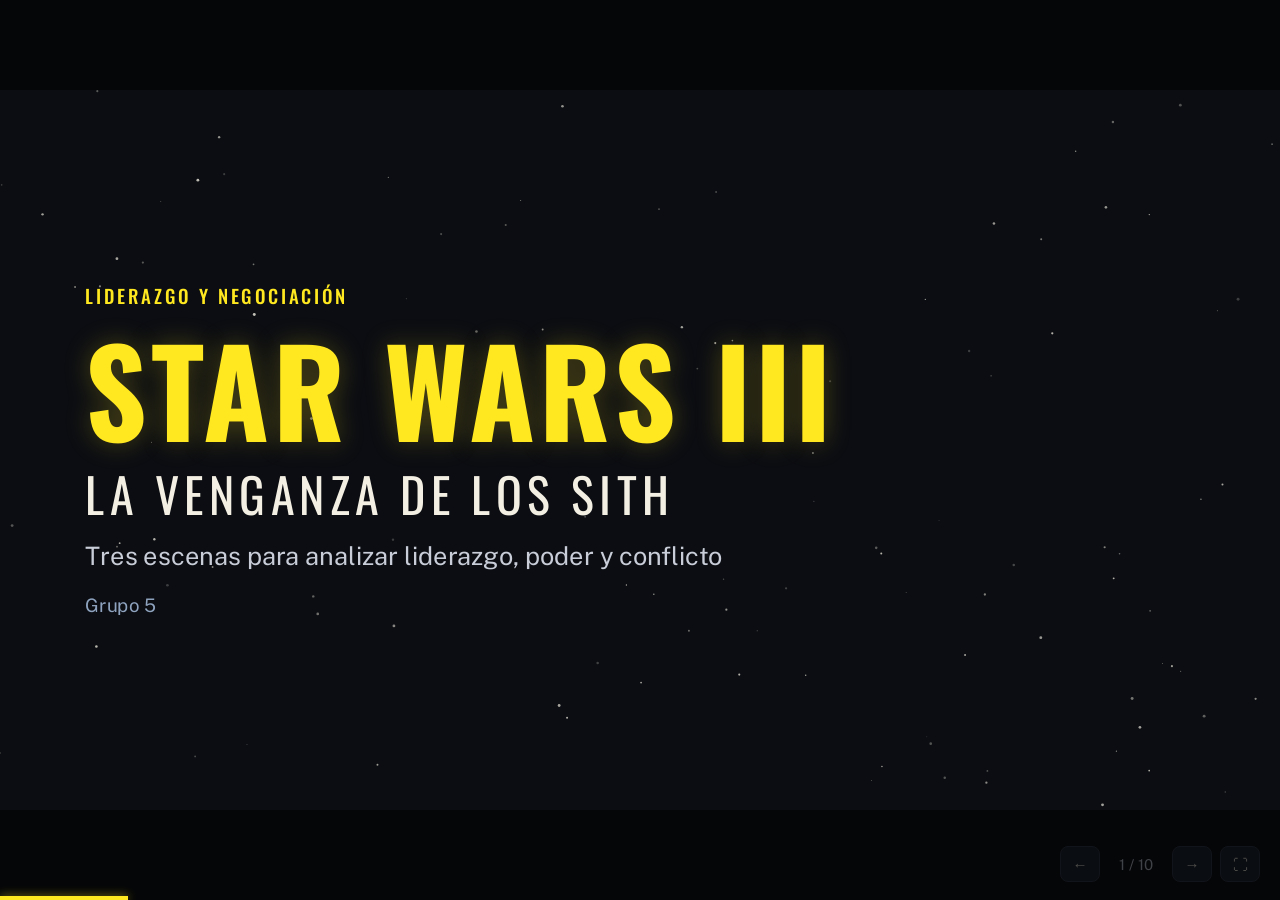
<file: Star Wars III — Oral.html>
<!doctype html><html><head><meta charset=utf8><meta name=viewport content="width=device-width,initial-scale=1"><style>:root{color-scheme:light}body{margin:0;padding:0;font:14px -apple-system,BlinkMacSystemFont,sans-serif;background:#fff;color:#000}img{max-width:100%}[hidden]:not([hidden=until-found i]){display:none!important}</style></head><body>
<!DOCTYPE html>
<html lang="es">
<head>
<meta charset="UTF-8">
<meta name="viewport" content="width=device-width, initial-scale=1.0">
<title>Star Wars III — Oral</title>
<link rel="preconnect" href="https://fonts.googleapis.com">
<link rel="preconnect" href="https://fonts.gstatic.com" crossorigin>
<link rel="stylesheet" href="https://fonts.googleapis.com/css2?family=Oswald:wght@400..700&family=Public+Sans:wght@400;600;700&display=swap">
<style>
  * { box-sizing: border-box; margin: 0; }
  html, body { height: 100%; background: #050608; overflow: hidden; }
  body { font-family: 'Public Sans', Arial, sans-serif; }

  /* Escenario 1920x1080 escalado a la ventana */
  .stage {
    position: absolute;
    left: 50%;
    top: 50%;
    width: 1920px;
    height: 1080px;
    transform-origin: center center;
    overflow: hidden;
    background: #0B0D12;
  }

  .slide {
    --saber: #4DA3FF;
    position: absolute;
    inset: 0;
    display: none;
    flex-direction: column;
    justify-content: center;
    gap: 48px;
    padding: 128px;
    background: #0B0D12;
    color: #F3EFE2;
    overflow: hidden;
  }
  .slide.active, .slide.leaving { display: flex; }
  .slide.active { z-index: 2; }
  .slide.leaving { z-index: 1; }
  .slide.light { background: #F2EEE3; color: #15171D; }
  .slide.accent { background: #FFE81F; color: #15171D; }
  .slide.cover { justify-content: center; gap: 28px; }
  .slide > *:not(.stars) { position: relative; }

  .sith { --saber: #FF3B3B; }
  .windu { --saber: #B25CFF; }

  /* Fondo de estrellas */
  .stars { position: absolute; inset: 0; width: 1920px; height: 1080px; pointer-events: none; }
  .stars circle { fill: #F3EFE2; }
  .stars .tw { animation: twinkle var(--d, 4s) ease-in-out infinite alternate; animation-delay: var(--dl, 0s); }
  @keyframes twinkle { from { opacity: .15; } to { opacity: .9; } }

  .eyebrow {
    font-family: 'Oswald', Arial, sans-serif;
    font-size: 28px;
    font-weight: 500;
    letter-spacing: 4px;
    text-transform: uppercase;
    color: #FFE81F;
  }
  .light .eyebrow { color: #1D5FA6; }
  .accent .eyebrow { color: #15171D; }

  h1.title {
    font-family: 'Oswald', Arial, sans-serif;
    font-size: 180px;
    line-height: 1;
    font-weight: 700;
    letter-spacing: 6px;
    text-transform: uppercase;
    color: #FFE81F;
    text-shadow: 0 0 40px rgba(255, 232, 31, .25);
  }
  .subtitle {
    font-family: 'Oswald', Arial, sans-serif;
    font-size: 72px;
    line-height: 1.1;
    font-weight: 400;
    letter-spacing: 8px;
    text-transform: uppercase;
  }
  h2 {
    font-family: 'Oswald', Arial, sans-serif;
    font-size: 76px;
    line-height: 1.1;
    font-weight: 600;
  }
  /* Sable de luz debajo de cada título */
  h2::after {
    content: '';
    display: block;
    width: 380px;
    height: 6px;
    margin-top: 24px;
    border-radius: 3px;
    background: #F4F8FF;
    box-shadow: 0 0 6px 2px var(--saber), 0 0 18px 6px var(--saber);
  }
  .light h2::after { background: var(--saber); box-shadow: 0 0 10px 2px var(--saber); }
  .accent h2::after { background: #15171D; box-shadow: none; }

  h3 {
    font-family: 'Oswald', Arial, sans-serif;
    font-size: 40px;
    line-height: 1.15;
    font-weight: 600;
  }
  .lead { font-size: 38px; line-height: 1.4; color: #C8CDD8; max-width: 1400px; }
  .accent .lead { color: #15171D; }
  .text { font-size: 34px; line-height: 1.45; color: #D5D9E2; }
  .group { font-size: 28px; line-height: 1.4; color: #8FA3BF; }

  /* Qué pasa en la escena */
  .scene { display: grid; grid-template-columns: 1.4fr 1fr; gap: 72px; align-items: start; }
  .story { display: flex; flex-direction: column; gap: 32px; }
  .ficha {
    background: #151923;
    border-left: 6px solid var(--saber);
    border-radius: 12px;
    padding: 40px;
    display: flex;
    flex-direction: column;
    gap: 18px;
  }
  .ficha .label {
    font-size: 24px;
    font-weight: 700;
    letter-spacing: 2px;
    text-transform: uppercase;
    color: #8FA3BF;
  }
  .ficha .value { font-size: 30px; line-height: 1.35; color: #F3EFE2; }
  .ficha .watch { font-size: 30px; font-weight: 700; margin-top: 8px; }
  .watch a { color: #FFE81F; text-decoration: none; border-bottom: 2px solid rgba(255, 232, 31, .5); }
  .watch a:hover { border-bottom-color: #FFE81F; }

  /* Relación con la materia */
  .cards { display: grid; gap: 28px; }
  .cards.two { grid-template-columns: 1fr 1fr; }
  .cards.three { grid-template-columns: 1fr 1fr 1fr; }
  .card {
    background: #FBF9F3;
    border-top: 6px solid var(--saber);
    border-radius: 12px;
    padding: 36px;
    display: flex;
    flex-direction: column;
    gap: 14px;
    box-shadow: 0 2px 0 rgba(21, 23, 29, .04);
  }
  .card .tema {
    font-size: 24px;
    font-weight: 700;
    letter-spacing: 2px;
    text-transform: uppercase;
    color: #1D5FA6;
  }
  .card h3 { color: #15171D; }
  .card .exp { font-size: 30px; line-height: 1.4; color: #3B4050; }

  /* Cierre */
  .chain { display: flex; align-items: center; gap: 28px; margin-top: 24px; }
  .paso {
    background: #15171D;
    color: #FFE81F;
    font-family: 'Oswald', Arial, sans-serif;
    font-size: 44px;
    font-weight: 600;
    letter-spacing: 3px;
    text-transform: uppercase;
    padding: 24px 40px;
    border-radius: 12px;
  }
  .arrow { width: 64px; height: 32px; flex: none; }

  /* ===== Animaciones ===== */

  /* Transición entre diapositivas: barrido lateral, como en las películas */
  .slide.wipe-next { animation: wipeNext 650ms cubic-bezier(.65, 0, .35, 1) both; }
  .slide.wipe-prev { animation: wipePrev 650ms cubic-bezier(.65, 0, .35, 1) both; }
  @keyframes wipeNext { from { clip-path: inset(0 0 0 100%); } to { clip-path: inset(0 0 0 0); } }
  @keyframes wipePrev { from { clip-path: inset(0 100% 0 0); } to { clip-path: inset(0 0 0 0); } }

  /* El título de la portada se aleja hacia las estrellas */
  .slide.active.cover .title { animation: logo 1800ms cubic-bezier(.2, .7, .2, 1) both; }
  .slide.active.cover .subtitle { animation: fadeUp 900ms ease-out 900ms both; }
  .slide.active.cover .lead,
  .slide.active.cover .group { animation: fadeUp 900ms ease-out 1300ms both; }
  .slide.active.cover .eyebrow { animation: fadeUp 900ms ease-out 400ms both; }
  @keyframes logo {
    from { opacity: 0; transform: scale(1.6); letter-spacing: 30px; }
    to { opacity: 1; transform: scale(1); letter-spacing: 6px; }
  }

  /* El sable se enciende */
  .slide.active h2::after { animation: ignite 700ms cubic-bezier(.3, .9, .3, 1) 350ms both, hum 2.4s ease-in-out 1.1s infinite alternate; }
  @keyframes ignite { from { width: 0; opacity: .6; } to { width: 380px; opacity: 1; } }
  @keyframes hum {
    from { box-shadow: 0 0 6px 2px var(--saber), 0 0 18px 6px var(--saber); }
    to { box-shadow: 0 0 8px 3px var(--saber), 0 0 26px 9px var(--saber); }
  }
  .light .slide.active h2::after, .slide.active.light h2::after,
  .slide.active.accent h2::after { animation: ignite 700ms cubic-bezier(.3, .9, .3, 1) 350ms both; }

  .slide.active .card,
  .slide.active .ficha,
  .slide.active .text,
  .slide.active .paso,
  .slide.active .arrow {
    animation: fadeUp 600ms ease-out both;
    animation-delay: calc(450ms + var(--i, 1) * 130ms);
  }
  @keyframes fadeUp { from { opacity: 0; transform: translateY(24px); } }

  @media (prefers-reduced-motion: reduce) {
    .slide *, .slide, .slide *::after { animation: none !important; }
  }

  /* Controles */
  .controls {
    position: fixed;
    right: 20px;
    bottom: 18px;
    display: flex;
    align-items: center;
    gap: 8px;
    z-index: 10;
    opacity: .3;
    transition: opacity .2s;
  }
  .controls:hover, .controls:focus-within { opacity: 1; }
  .controls button {
    background: #1A1F2B;
    color: #F3EFE2;
    border: 1px solid #2E3546;
    border-radius: 8px;
    min-width: 40px;
    height: 36px;
    padding: 0 10px;
    font: inherit;
    font-size: 15px;
    cursor: pointer;
  }
  .controls button:hover { background: #262D3D; }
  .counter { color: #C8CDD8; font-size: 15px; min-width: 56px; text-align: center; }

  .progress {
    position: fixed;
    left: 0;
    bottom: 0;
    height: 4px;
    background: #FFE81F;
    box-shadow: 0 0 10px rgba(255, 232, 31, .6);
    transition: width .4s ease;
    z-index: 10;
  }

  /* Ajustes de lectura de las escenas revisadas; conservan el diseño y las animaciones. */
  .slide.reviewed { gap: 32px; padding: 112px 128px; }
  .reviewed .story { gap: 24px; }
  .reviewed .text { font-size: 32px; line-height: 1.4; }
  .reviewed .cards { gap: 24px; }
  .reviewed .card { padding: 28px; gap: 12px; }
  .reviewed .card .tema { font-size: 20px; line-height: 1.25; letter-spacing: 1.5px; }
  .reviewed .card h3 { font-size: 38px; line-height: 1.4; }
  .reviewed .card .exp { font-size: 28px; line-height: 1.35; }
  .reviewed .ficha .value, .reviewed .ficha .watch { font-size: 28px; }
</style>
</head>
<body>

<div class="stage" id="stage">

  <!-- 1. Portada -->
  <section class="slide cover">
    <p class="eyebrow">Liderazgo y Negociación</p>
    <h1 class="title">Star Wars III</h1>
    <p class="subtitle">La venganza de los Sith</p>
    <p class="lead">Tres escenas para analizar liderazgo, poder y conflicto</p>
    <p class="group">Grupo 5</p>
  </section>

  <!-- 2. Resumen -->
  <section class="slide">
    <p class="eyebrow">Contexto</p>
    <h2>De qué trata la película</h2>
    <div class="scene">
      <div class="story">
        <p class="text" style="--i:1">La República está en guerra. Su Canciller, Palpatine, es en secreto un Sith que busca el poder absoluto.</p>
        <p class="text" style="--i:2">Anakin, un Jedi joven, teme que su esposa Padmé muera. Palpatine usa ese miedo para atraerlo.</p>
        <p class="text" style="--i:3">Anakin se pasa al lado oscuro y Palpatine elimina a los Jedi.</p>
      </div>
      <div class="ficha" style="--i:4">
        <p class="label">Jedi</p>
        <p class="value">Defienden la paz y la República</p>
        <p class="label">Sith</p>
        <p class="value">Buscan el poder absoluto</p>
      </div>
    </div>
  </section>

  <!-- 3. Escena 1 · Qué pasa -->
  <section class="slide sith reviewed">
    <p class="eyebrow">Escena 1 · Qué pasa</p>
    <h2>La ópera: la leyenda de Darth Plagueis</h2>
    <div class="scene">
      <div class="story">
        <p class="text" style="--i:1">Anakin teme perder a Padmé y está frustrado con el Consejo Jedi. Palpatine le relata la historia de un Sith que podía impedir la muerte de sus seres queridos.</p>
        <p class="text" style="--i:2">Anakin pregunta si puede aprender ese poder. Palpatine responde que no de un Jedi.</p>
        <p class="text" style="--i:3">El relato despierta su interés. Todavía no acuerdan lealtad a cambio de salvar a Padmé.</p>
      </div>
      <div class="ficha" style="--i:4">
        <p class="label">Personajes</p>
        <p class="value">Palpatine y Anakin</p>
        <p class="label">Momento de la película</p>
        <p class="value">Antes de que Anakin descubra que Palpatine es un Sith</p>
        <p class="watch"><a href="https://www.starwars.com/video/the-legend-of-darth-plagueis" target="_blank" rel="noopener noreferrer">Ver escena ↗</a></p>
      </div>
    </div>
  </section>

  <!-- 4. Escena 1 · Relación con la materia -->
  <section class="slide light sith reviewed">
    <p class="eyebrow">Escena 1 · Relación con la materia</p>
    <h2>Del miedo a la influencia</h2>
    <div class="cards two">
      <div class="card" style="--i:1">
        <p class="tema">Poder · Fuente de influencia</p>
        <h3>Poder por información</h3>
        <p class="exp">Palpatine presenta un saber que Anakin valora: impedir la muerte. Se vuelve una fuente de información relevante para él.</p>
      </div>
      <div class="card" style="--i:2">
        <p class="tema">Poder · Percepción del seguidor</p>
        <h3>Poder percibido</h3>
        <p class="exp">Anakin empieza a verlo como una vía hacia ese conocimiento. El relato genera una expectativa; no demuestra que Palpatine pueda salvar a Padmé.</p>
      </div>
      <div class="card" style="--i:3">
        <p class="tema">Kofman · Actitudes inconscientes</p>
        <h3>Comunicación manipuladora</h3>
        <p class="exp">Palpatine revela información selectivamente y oculta su identidad y su propósito de captar a Anakin. Influye sin transparentar sus intenciones.</p>
      </div>
      <div class="card" style="--i:4">
        <p class="tema">Ury · Contraste con sus principios</p>
        <h3>Intereses sin beneficio mutuo</h3>
        <p class="exp">Aprender ese poder es un medio; proteger a Padmé es el interés. No se transparentan intereses ni se buscan opciones conjuntas. Aún no hay acuerdo.</p>
      </div>
    </div>
  </section>

  <!-- 5. Escena 2 · Qué pasa -->
  <section class="slide windu reviewed">
    <p class="eyebrow">Escena 2 · Qué pasa</p>
    <h2>Windu y Anakin ante Palpatine</h2>
    <div class="scene">
      <div class="story">
        <p class="text" style="--i:1">Windu intenta arrestar a Palpatine. Tras el combate y el ataque con rayos, decide matarlo.</p>
        <p class="text" style="--i:2">Anakin pide un juicio. Windu sostiene que Palpatine controla el Senado y los tribunales y que dejarlo vivo es demasiado peligroso.</p>
        <p class="text" style="--i:3">Anakin afirma que lo necesita y le corta la mano a Windu. Palpatine mata a Windu; después, Anakin se somete a Sidious con la esperanza de salvar a Padmé.</p>
      </div>
      <div class="ficha" style="--i:4">
        <p class="label">Personajes</p>
        <p class="value">Mace Windu, Palpatine y Anakin</p>
        <p class="watch"><a href="https://www.starwars.com/video/unlimited-power" target="_blank" rel="noopener noreferrer">Ver fragmento oficial ↗</a></p>
        <p class="watch"><a href="https://clip.cafe/star-wars-episode-iii-revenge-of-the-sith-2005/i-am-going-end-once-and-all-s1/" target="_blank" rel="noopener noreferrer">Diálogo sobre el juicio ↗</a></p>
      </div>
    </div>
  </section>

  <!-- 6. Escena 2 · Conflicto -->
  <section class="slide light windu reviewed">
    <p class="eyebrow">Escena 2 · Relación con la materia</p>
    <h2>Motivación y escalada del conflicto</h2>
    <div class="cards two">
      <div class="card" style="--i:1">
        <p class="tema">Motivación</p>
        <h3>Necesidad, tensión y acción</h3>
        <p class="exp">La necesidad de proteger a Padmé genera tensión y búsqueda. Anakin cree que Palpatine puede ayudarlo y actúa para mantenerlo vivo. La escena muestra la acción, no la satisfacción de la necesidad.</p>
      </div>
      <div class="card" style="--i:2">
        <p class="tema">Thomas-Kilmann</p>
        <h3>Estilo forzar</h3>
        <p class="exp">Windu mantiene su decisión pese a la oposición de Anakin. Anakin se impone al herirlo. Ambos muestran alta asertividad y baja cooperación. La urgencia explica el estilo, pero no garantiza su eficacia.</p>
      </div>
    </div>
  </section>

  <!-- 7. Escena 2 · Negociación -->
  <section class="slide light windu reviewed">
    <p class="eyebrow">Escena 2 · Relación con la materia</p>
    <h2>Posiciones, intereses y criterios</h2>
    <div class="cards two">
      <div class="card" style="--i:1">
        <p class="tema">Covey · Hábito 4</p>
        <h3>Gano/pierdes</h3>
        <p class="exp">Palpatine elimina a Windu y somete a Anakin. Usa su miedo para lograr sus propios fines. Que Anakin espere salvar a Padmé no demuestra un beneficio mutuo.</p>
      </div>
      <div class="card" style="--i:2">
        <p class="tema">Ury · Principio 3</p>
        <h3>Intereses poco explorados</h3>
        <p class="exp">Windu quiere proteger a la República y sí explica su motivo. Anakin expresa que necesita a Palpatine, pero no revela el vínculo con Padmé. No exploran soluciones conjuntas.</p>
      </div>
    </div>
  </section>

  <!-- 8. Escena 3 · Qué pasa -->
  <section class="slide sith">
    <p class="eyebrow">Escena 3 · Qué pasa</p>
    <h2>La Orden 66</h2>
    <div class="scene">
      <div class="story">
        <p class="text" style="--i:1">Palpatine le da una orden al comandante Cody: “Ejecuten la Orden 66”.</p>
        <p class="text" style="--i:2">Sin preguntar nada, los clones atacan a los Jedi en toda la galaxia.</p>
      </div>
      <div class="ficha" style="--i:3">
        <p class="label">Personajes</p>
        <p class="value">Palpatine y el comandante Cody</p>
        <p class="watch"><a href="https://www.starwars.com/video/cody-receives-order-66" target="_blank" rel="noopener noreferrer">Ver escena ↗</a></p>
      </div>
    </div>
  </section>

  <!-- 9. Escena 3 · Relación con la materia -->
  <section class="slide light sith">
    <p class="eyebrow">Escena 3 · Relación con la materia</p>
    <h2>Palpatine ordena y se obedece</h2>
    <div class="cards three">
      <div class="card" style="--i:1">
        <p class="tema">Goleman</p>
        <h3>Estilo coercitivo</h3>
        <p class="exp">Instrucción directa y obediencia inmediata, sin opinar.</p>
      </div>
      <div class="card" style="--i:2">
        <p class="tema">Poder</p>
        <h3>Poder coercitivo</h3>
        <p class="exp">Desobedecer no es una opción para los clones.</p>
      </div>
      <div class="card" style="--i:3">
        <p class="tema">Hersey y Blanchard</p>
        <h3>S1: Decir</h3>
        <p class="exp">El líder decide y el seguidor solo ejecuta.</p>
      </div>
    </div>
  </section>

  <!-- 10. Conclusión -->
  <section class="slide accent">
    <p class="eyebrow">Conclusión</p>
    <h2>Del convencer al imponer</h2>
    <p class="lead">Palpatine primero seduce, después aprovecha el conflicto y al final da órdenes que nadie discute.</p>
    <div class="chain">
      <p class="paso" style="--i:1">Manipulación</p>
      <svg class="arrow" style="--i:2" viewBox="0 0 64 32" aria-hidden="true"><path d="M0 10h38V0l26 16-26 16V22H0z" fill="#15171D"/></svg>
      <p class="paso" style="--i:3">Conflicto</p>
      <svg class="arrow" style="--i:4" viewBox="0 0 64 32" aria-hidden="true"><path d="M0 10h38V0l26 16-26 16V22H0z" fill="#15171D"/></svg>
      <p class="paso" style="--i:5">Coerción</p>
    </div>
  </section>

</div>

<div class="progress" id="progress"></div>
<nav class="controls" aria-label="Controles de la presentación">
  <button id="prev" aria-label="Diapositiva anterior">←</button>
  <span class="counter" id="counter">1 / 10</span>
  <button id="next" aria-label="Diapositiva siguiente">→</button>
  <button id="fsBtn" aria-label="Pantalla completa" title="Pantalla completa (F)">⛶</button>
</nav>

<script>
  const stage = document.getElementById('stage');
  const slides = Array.from(document.querySelectorAll('.slide'));
  const counter = document.getElementById('counter');
  const progress = document.getElementById('progress');
  let current = -1;

  // Estrellas en las diapositivas oscuras (algunas titilan)
  let seed = 7;
  const rand = () => (seed = (seed * 16807) % 2147483647) / 2147483647;
  slides.filter(s => !s.classList.contains('light') && !s.classList.contains('accent')).forEach(s => {
    const svg = document.createElementNS('http://www.w3.org/2000/svg', 'svg');
    svg.setAttribute('class', 'stars');
    svg.setAttribute('viewBox', '0 0 1920 1080');
    svg.setAttribute('aria-hidden', 'true');
    const count = s.classList.contains('cover') ? 110 : 55;
    for (let k = 0; k < count; k++) {
      const c = document.createElementNS('http://www.w3.org/2000/svg', 'circle');
      c.setAttribute('cx', (rand() * 1920).toFixed(1));
      c.setAttribute('cy', (rand() * 1080).toFixed(1));
      c.setAttribute('r', (0.6 + rand() * 1.6).toFixed(2));
      c.setAttribute('opacity', (0.2 + rand() * 0.6).toFixed(2));
      if (rand() < 0.35) {
        c.setAttribute('class', 'tw');
        c.style.setProperty('--d', (2.5 + rand() * 4).toFixed(2) + 's');
        c.style.setProperty('--dl', (-rand() * 6).toFixed(2) + 's');
      }
      svg.appendChild(c);
    }
    s.prepend(svg);
  });

  function fit() {
    const scale = Math.min(window.innerWidth / 1920, window.innerHeight / 1080);
    stage.style.transform = 'translate(-50%, -50%) scale(' + scale + ')';
  }

  function show(n) {
    n = Math.max(0, Math.min(slides.length - 1, n));
    if (n === current) return;
    const forward = n > current;
    const prev = slides[current];
    slides.forEach(s => s.classList.remove('active', 'leaving', 'wipe-next', 'wipe-prev'));
    if (prev) prev.classList.add('leaving');
    const next = slides[n];
    next.classList.add('active');
    if (prev) next.classList.add(forward ? 'wipe-next' : 'wipe-prev');
    current = n;
    counter.textContent = (current + 1) + ' / ' + slides.length;
    progress.style.width = ((current + 1) / slides.length * 100) + '%';
    history.replaceState(null, '', '#' + (current + 1));
  }

  stage.addEventListener('animationend', (e) => {
    if (e.animationName === 'wipeNext' || e.animationName === 'wipePrev') {
      slides.forEach(s => s.classList.remove('leaving'));
      e.target.classList.remove('wipe-next', 'wipe-prev');
    }
  });

  function toggleFullscreen() {
    if (document.fullscreenElement) document.exitFullscreen();
    else document.documentElement.requestFullscreen().catch(() => {});
  }

  document.getElementById('prev').addEventListener('click', () => show(current - 1));
  document.getElementById('next').addEventListener('click', () => show(current + 1));
  document.getElementById('fsBtn').addEventListener('click', toggleFullscreen);

  document.addEventListener('keydown', (e) => {
    if (e.target.closest('button') && (e.key === ' ' || e.key === 'Enter')) return;
    switch (e.key) {
      case 'ArrowRight': case 'PageDown': case ' ': e.preventDefault(); show(current + 1); break;
      case 'ArrowLeft': case 'PageUp': e.preventDefault(); show(current - 1); break;
      case 'Home': show(0); break;
      case 'End': show(slides.length - 1); break;
      case 'f': case 'F': toggleFullscreen(); break;
    }
  });

  let touchX = null;
  document.addEventListener('touchstart', (e) => { touchX = e.touches[0].clientX; }, { passive: true });
  document.addEventListener('touchend', (e) => {
    if (touchX === null) return;
    const dx = e.changedTouches[0].clientX - touchX;
    if (Math.abs(dx) > 50) show(current + (dx < 0 ? 1 : -1));
    touchX = null;
  });

  window.addEventListener('hashchange', () => {
    const n = parseInt(location.hash.slice(1), 10);
    if (Number.isFinite(n)) show(n - 1);
  });
  window.addEventListener('resize', fit);
  fit();
  const start = parseInt(location.hash.slice(1), 10);
  show(Number.isFinite(start) ? start - 1 : 0);
</script>
</body>
</html>

</body></html>
</file>
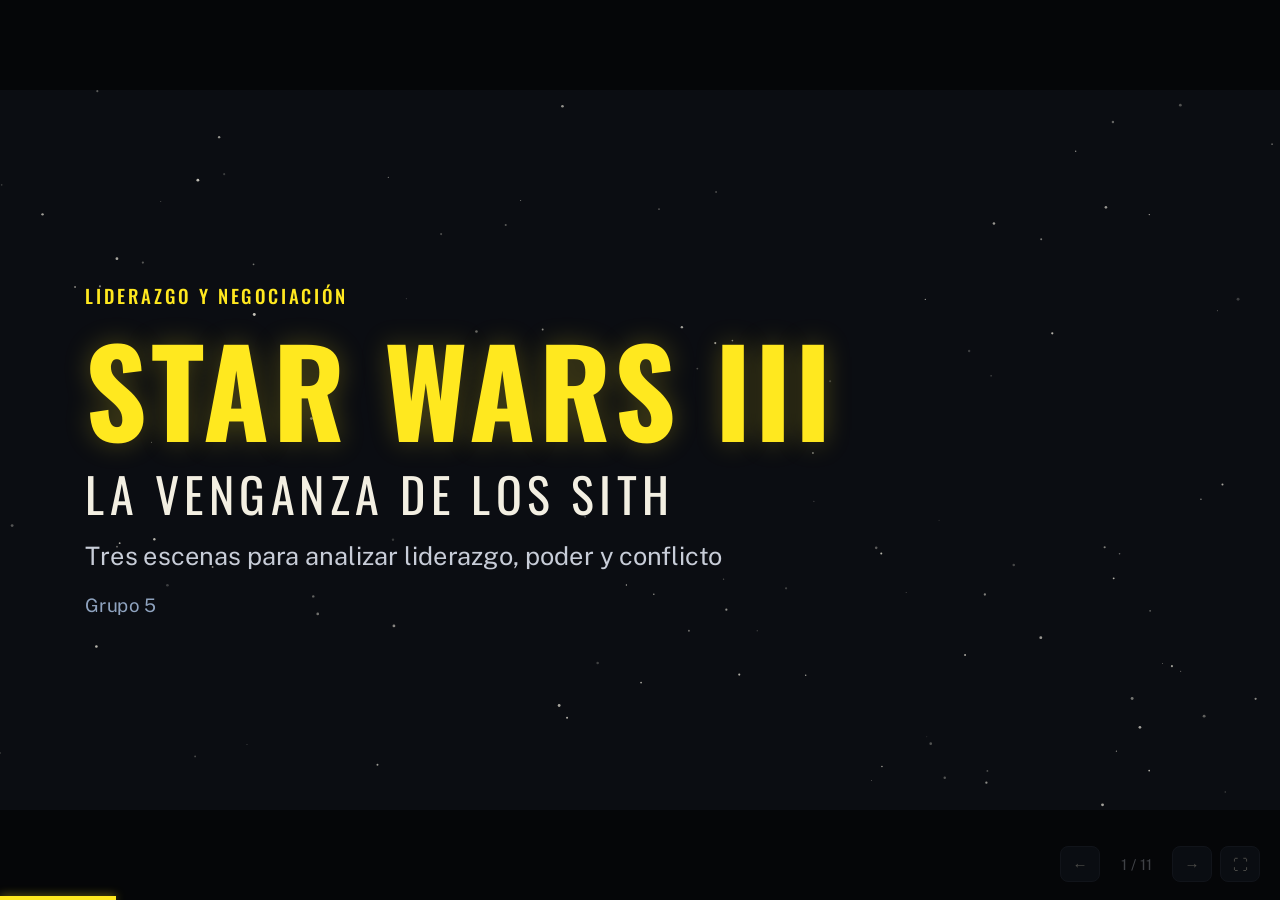
<file: Star Wars III — Oral_v2.html>
<!doctype html><html><head><meta charset=utf8><meta name=viewport content="width=device-width,initial-scale=1"><style>:root{color-scheme:light}body{margin:0;padding:0;font:14px -apple-system,BlinkMacSystemFont,sans-serif;background:#fff;color:#000}img{max-width:100%}[hidden]:not([hidden=until-found i]){display:none!important}</style></head><body>
<!DOCTYPE html>
<html lang="es">
<head>
<meta charset="UTF-8">
<meta name="viewport" content="width=device-width, initial-scale=1.0">
<title>Star Wars III — Oral</title>
<link rel="preconnect" href="https://fonts.googleapis.com">
<link rel="preconnect" href="https://fonts.gstatic.com" crossorigin>
<link rel="stylesheet" href="https://fonts.googleapis.com/css2?family=Oswald:wght@400..700&family=Public+Sans:wght@400;600;700&display=swap">
<style>
  * { box-sizing: border-box; margin: 0; }
  html, body { height: 100%; background: #050608; overflow: hidden; }
  body { font-family: 'Public Sans', Arial, sans-serif; }

  /* Escenario 1920x1080 escalado a la ventana */
  .stage {
    position: absolute;
    left: 50%;
    top: 50%;
    width: 1920px;
    height: 1080px;
    transform-origin: center center;
    overflow: hidden;
    background: #0B0D12;
  }

  .slide {
    --saber: #4DA3FF;
    position: absolute;
    inset: 0;
    display: none;
    flex-direction: column;
    justify-content: center;
    gap: 48px;
    padding: 128px;
    background: #0B0D12;
    color: #F3EFE2;
    overflow: hidden;
  }
  .slide.active, .slide.leaving { display: flex; }
  .slide.active { z-index: 2; }
  .slide.leaving { z-index: 1; }
  .slide.light { background: #F2EEE3; color: #15171D; }
  .slide.accent { background: #FFE81F; color: #15171D; }
  .slide.cover { justify-content: center; gap: 28px; }
  .slide > *:not(.stars) { position: relative; }

  .sith { --saber: #FF3B3B; }
  .windu { --saber: #B25CFF; }

  /* Fondo de estrellas */
  .stars { position: absolute; inset: 0; width: 1920px; height: 1080px; pointer-events: none; }
  .stars circle { fill: #F3EFE2; }
  .stars .tw { animation: twinkle var(--d, 4s) ease-in-out infinite alternate; animation-delay: var(--dl, 0s); }
  @keyframes twinkle { from { opacity: .15; } to { opacity: .9; } }

  .eyebrow {
    font-family: 'Oswald', Arial, sans-serif;
    font-size: 28px;
    font-weight: 500;
    letter-spacing: 4px;
    text-transform: uppercase;
    color: #FFE81F;
  }
  .light .eyebrow { color: #1D5FA6; }
  .accent .eyebrow { color: #15171D; }

  h1.title {
    font-family: 'Oswald', Arial, sans-serif;
    font-size: 180px;
    line-height: 1;
    font-weight: 700;
    letter-spacing: 6px;
    text-transform: uppercase;
    color: #FFE81F;
    text-shadow: 0 0 40px rgba(255, 232, 31, .25);
  }
  .subtitle {
    font-family: 'Oswald', Arial, sans-serif;
    font-size: 72px;
    line-height: 1.1;
    font-weight: 400;
    letter-spacing: 8px;
    text-transform: uppercase;
  }
  h2 {
    font-family: 'Oswald', Arial, sans-serif;
    font-size: 76px;
    line-height: 1.1;
    font-weight: 600;
  }
  /* Sable de luz debajo de cada título */
  h2::after {
    content: '';
    display: block;
    width: 380px;
    height: 6px;
    margin-top: 24px;
    border-radius: 3px;
    background: #F4F8FF;
    box-shadow: 0 0 6px 2px var(--saber), 0 0 18px 6px var(--saber);
  }
  .light h2::after { background: var(--saber); box-shadow: 0 0 10px 2px var(--saber); }
  .accent h2::after { background: #15171D; box-shadow: none; }

  h3 {
    font-family: 'Oswald', Arial, sans-serif;
    font-size: 40px;
    line-height: 1.15;
    font-weight: 600;
  }
  .lead { font-size: 38px; line-height: 1.4; color: #C8CDD8; max-width: 1400px; }
  .accent .lead { color: #15171D; }
  .text { font-size: 34px; line-height: 1.45; color: #D5D9E2; }
  .group { font-size: 28px; line-height: 1.4; color: #8FA3BF; }

  /* Qué pasa en la escena */
  .scene { display: grid; grid-template-columns: 1.4fr 1fr; gap: 72px; align-items: start; }
  .story { display: flex; flex-direction: column; gap: 32px; }
  .ficha {
    background: #151923;
    border-left: 6px solid var(--saber);
    border-radius: 12px;
    padding: 40px;
    display: flex;
    flex-direction: column;
    gap: 18px;
  }
  .ficha .label {
    font-size: 24px;
    font-weight: 700;
    letter-spacing: 2px;
    text-transform: uppercase;
    color: #8FA3BF;
  }
  .ficha .value { font-size: 30px; line-height: 1.35; color: #F3EFE2; }
  .ficha .watch { font-size: 30px; font-weight: 700; margin-top: 8px; }
  .watch a { color: #FFE81F; text-decoration: none; border-bottom: 2px solid rgba(255, 232, 31, .5); }
  .watch a:hover { border-bottom-color: #FFE81F; }

  /* Relación con la materia */
  .cards { display: grid; gap: 28px; }
  .cards.two { grid-template-columns: 1fr 1fr; }
  .cards.three { grid-template-columns: 1fr 1fr 1fr; }
  .card {
    background: #FBF9F3;
    border-top: 6px solid var(--saber);
    border-radius: 12px;
    padding: 36px;
    display: flex;
    flex-direction: column;
    gap: 14px;
    box-shadow: 0 2px 0 rgba(21, 23, 29, .04);
  }
  .card .tema {
    font-size: 24px;
    font-weight: 700;
    letter-spacing: 2px;
    text-transform: uppercase;
    color: #1D5FA6;
  }
  .card h3 { color: #15171D; }
  .card .exp { font-size: 30px; line-height: 1.4; color: #3B4050; }

  /* Cierre */
  .chain { display: flex; align-items: center; gap: 28px; margin-top: 24px; }
  .paso {
    background: #15171D;
    color: #FFE81F;
    font-family: 'Oswald', Arial, sans-serif;
    font-size: 44px;
    font-weight: 600;
    letter-spacing: 3px;
    text-transform: uppercase;
    padding: 24px 40px;
    border-radius: 12px;
  }
  .arrow { width: 64px; height: 32px; flex: none; }

  /* ===== Animaciones ===== */

  /* Transición entre diapositivas: barrido lateral, como en las películas */
  .slide.wipe-next { animation: wipeNext 650ms cubic-bezier(.65, 0, .35, 1) both; }
  .slide.wipe-prev { animation: wipePrev 650ms cubic-bezier(.65, 0, .35, 1) both; }
  @keyframes wipeNext { from { clip-path: inset(0 0 0 100%); } to { clip-path: inset(0 0 0 0); } }
  @keyframes wipePrev { from { clip-path: inset(0 100% 0 0); } to { clip-path: inset(0 0 0 0); } }

  /* El título de la portada se aleja hacia las estrellas */
  .slide.active.cover .title { animation: logo 1800ms cubic-bezier(.2, .7, .2, 1) both; }
  .slide.active.cover .subtitle { animation: fadeUp 900ms ease-out 900ms both; }
  .slide.active.cover .lead,
  .slide.active.cover .group { animation: fadeUp 900ms ease-out 1300ms both; }
  .slide.active.cover .eyebrow { animation: fadeUp 900ms ease-out 400ms both; }
  @keyframes logo {
    from { opacity: 0; transform: scale(1.6); letter-spacing: 30px; }
    to { opacity: 1; transform: scale(1); letter-spacing: 6px; }
  }

  /* El sable se enciende */
  .slide.active h2::after { animation: ignite 700ms cubic-bezier(.3, .9, .3, 1) 350ms both, hum 2.4s ease-in-out 1.1s infinite alternate; }
  @keyframes ignite { from { width: 0; opacity: .6; } to { width: 380px; opacity: 1; } }
  @keyframes hum {
    from { box-shadow: 0 0 6px 2px var(--saber), 0 0 18px 6px var(--saber); }
    to { box-shadow: 0 0 8px 3px var(--saber), 0 0 26px 9px var(--saber); }
  }
  .light .slide.active h2::after, .slide.active.light h2::after,
  .slide.active.accent h2::after { animation: ignite 700ms cubic-bezier(.3, .9, .3, 1) 350ms both; }

  .slide.active .card,
  .slide.active .ficha,
  .slide.active .text,
  .slide.active .paso,
  .slide.active .arrow {
    animation: fadeUp 600ms ease-out both;
    animation-delay: calc(450ms + var(--i, 1) * 130ms);
  }
  @keyframes fadeUp { from { opacity: 0; transform: translateY(24px); } }

  @media (prefers-reduced-motion: reduce) {
    .slide *, .slide, .slide *::after { animation: none !important; }
  }

  /* Controles */
  .controls {
    position: fixed;
    right: 20px;
    bottom: 18px;
    display: flex;
    align-items: center;
    gap: 8px;
    z-index: 10;
    opacity: .3;
    transition: opacity .2s;
  }
  .controls:hover, .controls:focus-within { opacity: 1; }
  .controls button {
    background: #1A1F2B;
    color: #F3EFE2;
    border: 1px solid #2E3546;
    border-radius: 8px;
    min-width: 40px;
    height: 36px;
    padding: 0 10px;
    font: inherit;
    font-size: 15px;
    cursor: pointer;
  }
  .controls button:hover { background: #262D3D; }
  .counter { color: #C8CDD8; font-size: 15px; min-width: 56px; text-align: center; }

  .progress {
    position: fixed;
    left: 0;
    bottom: 0;
    height: 4px;
    background: #FFE81F;
    box-shadow: 0 0 10px rgba(255, 232, 31, .6);
    transition: width .4s ease;
    z-index: 10;
  }

  /* Ajustes de lectura de las escenas revisadas; conservan el diseño y las animaciones. */
  .slide.reviewed { gap: 32px; padding: 112px 128px; }
  .reviewed .story { gap: 24px; }
  .reviewed .text { font-size: 32px; line-height: 1.4; }
  .reviewed .cards { gap: 24px; }
  .reviewed .card { padding: 28px; gap: 12px; }
  .reviewed .card .tema { font-size: 20px; line-height: 1.25; letter-spacing: 1.5px; }
  .reviewed .card h3 { font-size: 38px; line-height: 1.4; }
  .reviewed .card .exp { font-size: 28px; line-height: 1.35; }
  .reviewed .ficha .value, .reviewed .ficha .watch { font-size: 28px; }
</style>
</head>
<body>

<div class="stage" id="stage">

  <!-- 1. Portada -->
  <section class="slide cover">
    <p class="eyebrow">Liderazgo y Negociación</p>
    <h1 class="title">Star Wars III</h1>
    <p class="subtitle">La venganza de los Sith</p>
    <p class="lead">Tres escenas para analizar liderazgo, poder y conflicto</p>
    <p class="group">Grupo 5</p>
  </section>

  <!-- 2. Resumen -->
  <section class="slide">
    <p class="eyebrow">Contexto</p>
    <h2>De qué trata la película</h2>
    <div class="scene">
      <div class="story">
        <p class="text" style="--i:1">La República está en guerra. Su Canciller, Palpatine, es en secreto un Sith que busca el poder absoluto.</p>
        <p class="text" style="--i:2">Anakin, un Jedi joven, teme que su esposa Padmé muera. Palpatine usa ese miedo para atraerlo.</p>
        <p class="text" style="--i:3">Anakin se pasa al lado oscuro y Palpatine elimina a los Jedi.</p>
      </div>
      <div class="ficha" style="--i:4">
        <p class="label">Jedi</p>
        <p class="value">Defienden la paz y la República</p>
        <p class="label">Sith</p>
        <p class="value">Buscan el poder absoluto</p>
      </div>
    </div>
  </section>

  <!-- 3. Escena 1 · Qué pasa -->
  <section class="slide sith reviewed">
    <p class="eyebrow">Escena 1 · Qué pasa</p>
    <h2>La ópera: la leyenda de Darth Plagueis</h2>
    <div class="scene">
      <div class="story">
        <p class="text" style="--i:1">Anakin teme perder a Padmé y está frustrado con el Consejo Jedi. Palpatine le relata la historia de un Sith que podía impedir la muerte de sus seres queridos.</p>
        <p class="text" style="--i:2">Anakin pregunta si puede aprender ese poder. Palpatine responde que no de un Jedi.</p>
        <p class="text" style="--i:3">El relato despierta su interés. Todavía no acuerdan lealtad a cambio de salvar a Padmé.</p>
      </div>
      <div class="ficha" style="--i:4">
        <p class="label">Personajes</p>
        <p class="value">Palpatine y Anakin</p>
        <p class="label">Momento de la película</p>
        <p class="value">Antes de que Anakin descubra que Palpatine es un Sith</p>
        <p class="watch"><a href="https://www.starwars.com/video/the-legend-of-darth-plagueis" target="_blank" rel="noopener noreferrer">Ver escena ↗</a></p>
      </div>
    </div>
  </section>

  <!-- 4. Escena 1 · Relación con la materia -->
  <section class="slide light sith reviewed">
    <p class="eyebrow">Escena 1 · Relación con la materia</p>
    <h2>Del miedo a la influencia</h2>
    <div class="cards three">
      <div class="card" style="--i:1">
        <p class="tema">Poder · Información y percepción</p>
        <h3>Poder por información</h3>
        <p class="exp">Palpatine presenta un conocimiento valioso para Anakin: evitar la muerte. Anakin lo percibe como una posible vía de acceso a ese saber, aunque no haya demostrado poder salvar a Padmé.</p>
      </div>
      <div class="card" style="--i:2">
        <p class="tema">Kofman · Actitudes inconscientes</p>
        <h3>Comunicación manipuladora</h3>
        <p class="exp">Palpatine cuenta la leyenda, pero oculta su identidad Sith y su intención de atraer a Anakin. Retacea información relevante para orientar al otro hacia su propio objetivo.</p>
      </div>
      <div class="card" style="--i:3">
        <p class="tema">Motivación · Proceso</p>
        <h3>Necesidad, tensión y búsqueda</h3>
        <p class="exp">Anakin quiere proteger a Padmé. El miedo a perderla genera tensión y búsqueda de respuestas: pregunta si puede aprender ese poder. Todavía no satisface su necesidad ni acepta un trato.</p>
      </div>
    </div>
  </section>

  <!-- 5. Escena 2 · Qué pasa -->
  <section class="slide windu reviewed">
    <p class="eyebrow">Escena 2 · Qué pasa</p>
    <h2>Windu y Anakin ante Palpatine</h2>
    <div class="scene">
      <div class="story">
        <p class="text" style="--i:1">Windu intenta arrestar a Palpatine. Tras el combate y el ataque con rayos, decide matarlo.</p>
        <p class="text" style="--i:2">Anakin pide un juicio. Windu sostiene que Palpatine controla el Senado y los tribunales y que dejarlo vivo es demasiado peligroso.</p>
        <p class="text" style="--i:3">Anakin afirma que lo necesita y le corta la mano a Windu. Palpatine mata a Windu; después, Anakin se somete a Sidious con la esperanza de salvar a Padmé.</p>
      </div>
      <div class="ficha" style="--i:4">
        <p class="label">Personajes</p>
        <p class="value">Mace Windu, Palpatine y Anakin</p>
        <p class="watch"><a href="https://www.starwars.com/video/unlimited-power" target="_blank" rel="noopener noreferrer">Ver fragmento oficial ↗</a></p>
        <p class="watch"><a href="https://clip.cafe/star-wars-episode-iii-revenge-of-the-sith-2005/i-am-going-end-once-and-all-s1/" target="_blank" rel="noopener noreferrer">Diálogo sobre el juicio ↗</a></p>
      </div>
    </div>
  </section>

  <!-- 6. Escena 2 · Conflicto -->
  <section class="slide light windu reviewed">
    <p class="eyebrow">Escena 2 · Relación con la materia</p>
    <h2>Motivación y escalada del conflicto</h2>
    <div class="cards two">
      <div class="card" style="--i:1">
        <p class="tema">Motivación</p>
        <h3>Necesidad, tensión y acción</h3>
        <p class="exp">La necesidad de proteger a Padmé genera tensión y búsqueda. Anakin cree que Palpatine puede ayudarlo y actúa para mantenerlo vivo. La escena muestra la acción, no la satisfacción de la necesidad.</p>
      </div>
      <div class="card" style="--i:2">
        <p class="tema">Thomas-Kilmann</p>
        <h3>Estilo forzar</h3>
        <p class="exp">Windu mantiene su decisión pese a la oposición de Anakin. Anakin se impone al herirlo. Ambos muestran alta asertividad y baja cooperación. La urgencia explica el estilo, pero no garantiza su eficacia.</p>
      </div>
    </div>
  </section>

  <!-- 7. Escena 2 · Negociación -->
  <section class="slide light windu reviewed">
    <p class="eyebrow">Escena 2 · Relación con la materia</p>
    <h2>Posiciones, intereses y criterios</h2>
    <div class="cards two">
      <div class="card" style="--i:1">
        <p class="tema">Covey · Hábito 4</p>
        <h3>Gano/pierdes</h3>
        <p class="exp">Palpatine elimina a Windu y somete a Anakin. Usa su miedo para lograr sus propios fines. Que Anakin espere salvar a Padmé no demuestra un beneficio mutuo.</p>
      </div>
      <div class="card" style="--i:2">
        <p class="tema">Ury · Principio 3</p>
        <h3>Intereses poco explorados</h3>
        <p class="exp">Windu quiere proteger a la República y sí explica su motivo. Anakin expresa que necesita a Palpatine, pero no revela el vínculo con Padmé. No exploran soluciones conjuntas.</p>
      </div>
    </div>
  </section>

  <!-- 8. Escena 3 · Qué pasa -->
  <section class="slide sith">
    <p class="eyebrow">Escena 3 · Qué pasa</p>
    <h2>La Orden 66</h2>
    <div class="scene">
      <div class="story">
        <p class="text" style="--i:1">Palpatine le da una orden al comandante Cody: “Ejecuten la Orden 66”.</p>
        <p class="text" style="--i:2">Sin preguntar nada, los clones atacan a los Jedi en toda la galaxia.</p>
      </div>
      <div class="ficha" style="--i:3">
        <p class="label">Personajes</p>
        <p class="value">Palpatine y el comandante Cody</p>
        <p class="watch"><a href="https://www.starwars.com/video/cody-receives-order-66" target="_blank" rel="noopener noreferrer">Ver escena ↗</a></p>
      </div>
    </div>
  </section>

  <!-- 9. Escena 3 · Relación con la materia -->
  <section class="slide light sith">
    <p class="eyebrow">Escena 3 · Relación con la materia</p>
    <h2>Palpatine ordena y se obedece</h2>
    <div class="cards three">
      <div class="card" style="--i:1">
        <p class="tema">Goleman</p>
        <h3>Estilo coercitivo</h3>
        <p class="exp">Instrucción directa y obediencia inmediata, sin opinar.</p>
      </div>
      <div class="card" style="--i:2">
        <p class="tema">Poder</p>
        <h3>Poder coercitivo</h3>
        <p class="exp">Desobedecer no es una opción para los clones.</p>
      </div>
      <div class="card" style="--i:3">
        <p class="tema">Hersey y Blanchard</p>
        <h3>S1: Decir</h3>
        <p class="exp">El líder decide y el seguidor solo ejecuta.</p>
      </div>
    </div>
  </section>

  <!-- 10. Conclusión -->
  <section class="slide accent">
    <p class="eyebrow">Conclusión</p>
    <h2>Del convencer al imponer</h2>
    <p class="lead">Palpatine primero seduce, después aprovecha el conflicto y al final da órdenes que nadie discute.</p>
    <div class="chain">
      <p class="paso" style="--i:1">Manipulación</p>
      <svg class="arrow" style="--i:2" viewBox="0 0 64 32" aria-hidden="true"><path d="M0 10h38V0l26 16-26 16V22H0z" fill="#15171D"/></svg>
      <p class="paso" style="--i:3">Conflicto</p>
      <svg class="arrow" style="--i:4" viewBox="0 0 64 32" aria-hidden="true"><path d="M0 10h38V0l26 16-26 16V22H0z" fill="#15171D"/></svg>
      <p class="paso" style="--i:5">Coerción</p>
    </div>
  </section>

  <!-- 11. Gracias -->
  <section class="slide cover">
    <p class="eyebrow">Liderazgo y Negociación</p>
    <h1 class="title">Gracias</h1>
    <p class="subtitle">Que la Fuerza los acompañe</p>
    <p class="group">Grupo 5</p>
  </section>

</div>

<div class="progress" id="progress"></div>
<nav class="controls" aria-label="Controles de la presentación">
  <button id="prev" aria-label="Diapositiva anterior">←</button>
  <span class="counter" id="counter">1 / 11</span>
  <button id="next" aria-label="Diapositiva siguiente">→</button>
  <button id="fsBtn" aria-label="Pantalla completa" title="Pantalla completa (F)">⛶</button>
</nav>

<script>
  const stage = document.getElementById('stage');
  const slides = Array.from(document.querySelectorAll('.slide'));
  const counter = document.getElementById('counter');
  const progress = document.getElementById('progress');
  let current = -1;

  // Estrellas en las diapositivas oscuras (algunas titilan)
  let seed = 7;
  const rand = () => (seed = (seed * 16807) % 2147483647) / 2147483647;
  slides.filter(s => !s.classList.contains('light') && !s.classList.contains('accent')).forEach(s => {
    const svg = document.createElementNS('http://www.w3.org/2000/svg', 'svg');
    svg.setAttribute('class', 'stars');
    svg.setAttribute('viewBox', '0 0 1920 1080');
    svg.setAttribute('aria-hidden', 'true');
    const count = s.classList.contains('cover') ? 110 : 55;
    for (let k = 0; k < count; k++) {
      const c = document.createElementNS('http://www.w3.org/2000/svg', 'circle');
      c.setAttribute('cx', (rand() * 1920).toFixed(1));
      c.setAttribute('cy', (rand() * 1080).toFixed(1));
      c.setAttribute('r', (0.6 + rand() * 1.6).toFixed(2));
      c.setAttribute('opacity', (0.2 + rand() * 0.6).toFixed(2));
      if (rand() < 0.35) {
        c.setAttribute('class', 'tw');
        c.style.setProperty('--d', (2.5 + rand() * 4).toFixed(2) + 's');
        c.style.setProperty('--dl', (-rand() * 6).toFixed(2) + 's');
      }
      svg.appendChild(c);
    }
    s.prepend(svg);
  });

  function fit() {
    const scale = Math.min(window.innerWidth / 1920, window.innerHeight / 1080);
    stage.style.transform = 'translate(-50%, -50%) scale(' + scale + ')';
  }

  function show(n) {
    n = Math.max(0, Math.min(slides.length - 1, n));
    if (n === current) return;
    const forward = n > current;
    const prev = slides[current];
    slides.forEach(s => s.classList.remove('active', 'leaving', 'wipe-next', 'wipe-prev'));
    if (prev) prev.classList.add('leaving');
    const next = slides[n];
    next.classList.add('active');
    if (prev) next.classList.add(forward ? 'wipe-next' : 'wipe-prev');
    current = n;
    counter.textContent = (current + 1) + ' / ' + slides.length;
    progress.style.width = ((current + 1) / slides.length * 100) + '%';
    history.replaceState(null, '', '#' + (current + 1));
  }

  stage.addEventListener('animationend', (e) => {
    if (e.animationName === 'wipeNext' || e.animationName === 'wipePrev') {
      slides.forEach(s => s.classList.remove('leaving'));
      e.target.classList.remove('wipe-next', 'wipe-prev');
    }
  });

  function toggleFullscreen() {
    if (document.fullscreenElement) document.exitFullscreen();
    else document.documentElement.requestFullscreen().catch(() => {});
  }

  document.getElementById('prev').addEventListener('click', () => show(current - 1));
  document.getElementById('next').addEventListener('click', () => show(current + 1));
  document.getElementById('fsBtn').addEventListener('click', toggleFullscreen);

  document.addEventListener('keydown', (e) => {
    if (e.target.closest('button') && (e.key === ' ' || e.key === 'Enter')) return;
    switch (e.key) {
      case 'ArrowRight': case 'PageDown': case ' ': e.preventDefault(); show(current + 1); break;
      case 'ArrowLeft': case 'PageUp': e.preventDefault(); show(current - 1); break;
      case 'Home': show(0); break;
      case 'End': show(slides.length - 1); break;
      case 'f': case 'F': toggleFullscreen(); break;
    }
  });

  let touchX = null;
  document.addEventListener('touchstart', (e) => { touchX = e.touches[0].clientX; }, { passive: true });
  document.addEventListener('touchend', (e) => {
    if (touchX === null) return;
    const dx = e.changedTouches[0].clientX - touchX;
    if (Math.abs(dx) > 50) show(current + (dx < 0 ? 1 : -1));
    touchX = null;
  });

  window.addEventListener('hashchange', () => {
    const n = parseInt(location.hash.slice(1), 10);
    if (Number.isFinite(n)) show(n - 1);
  });
  window.addEventListener('resize', fit);
  fit();
  const start = parseInt(location.hash.slice(1), 10);
  show(Number.isFinite(start) ? start - 1 : 0);
</script>
</body>
</html>

</body></html>
</file>
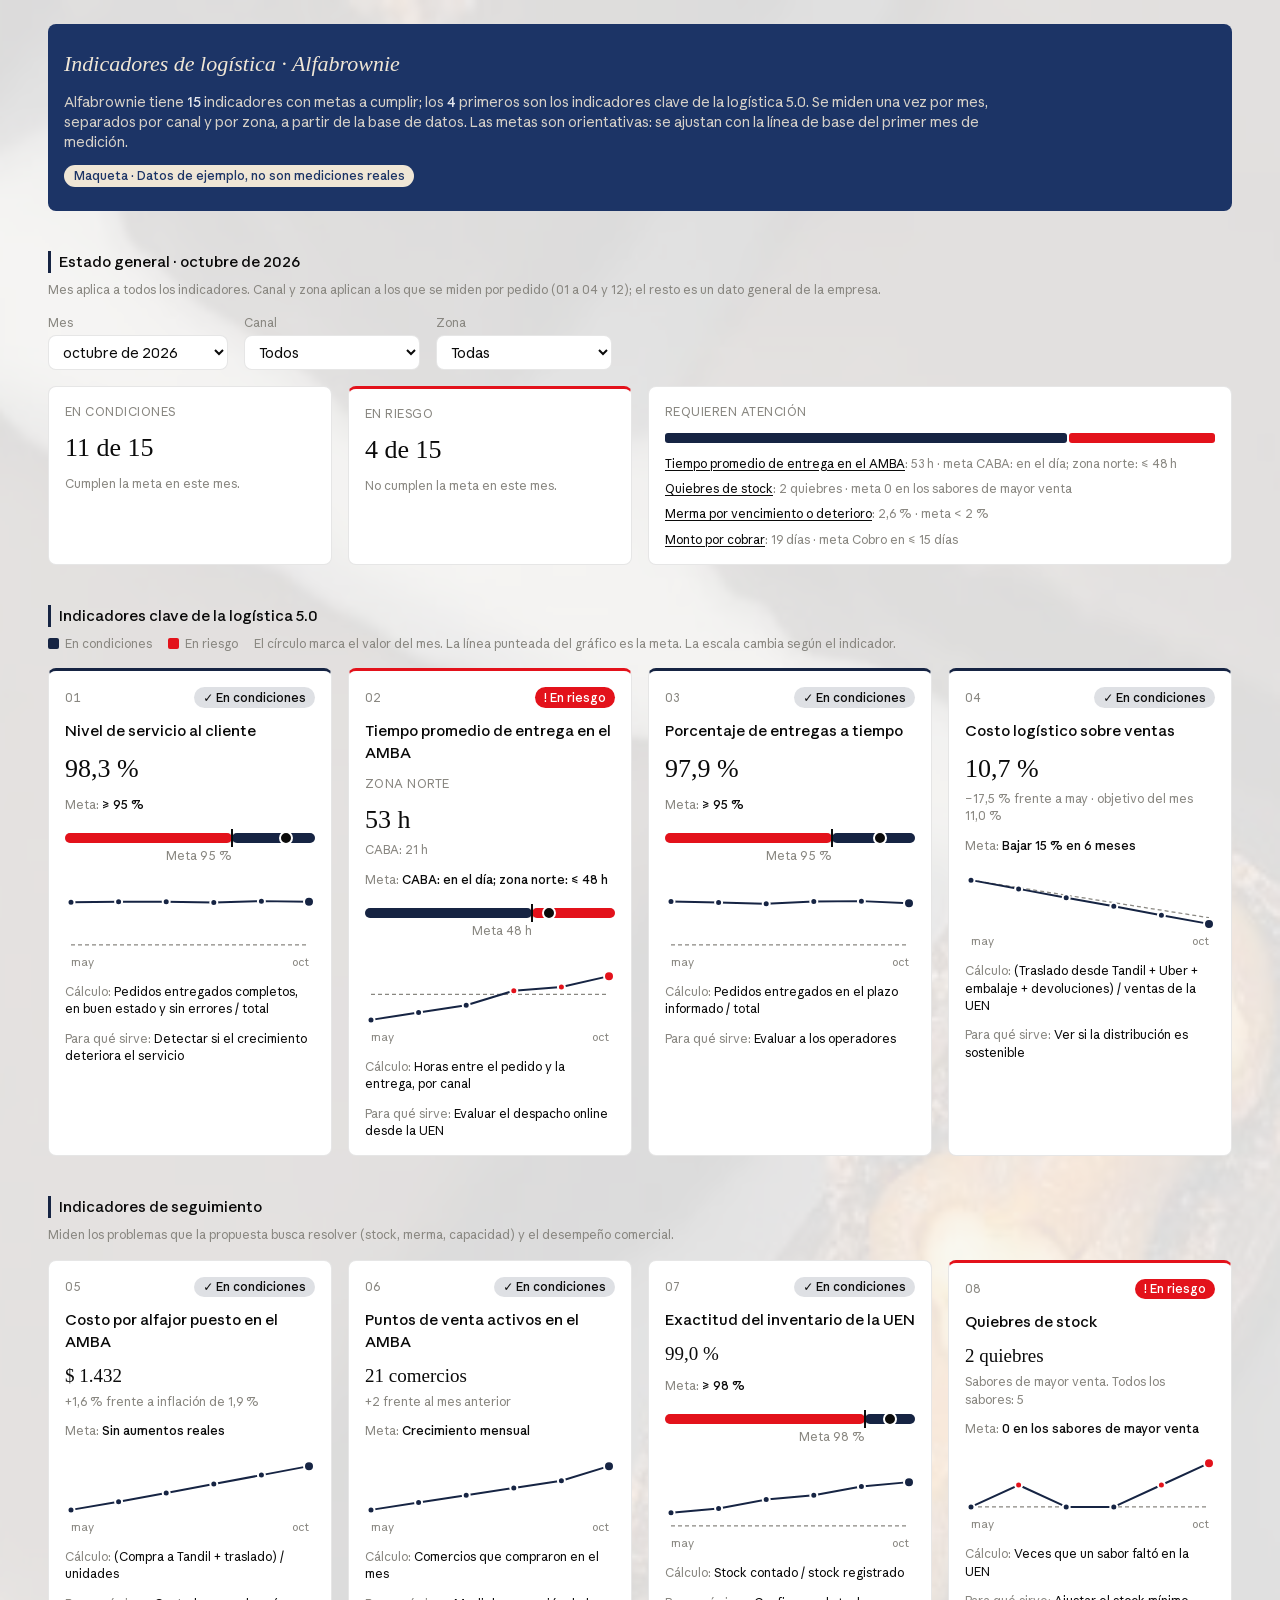
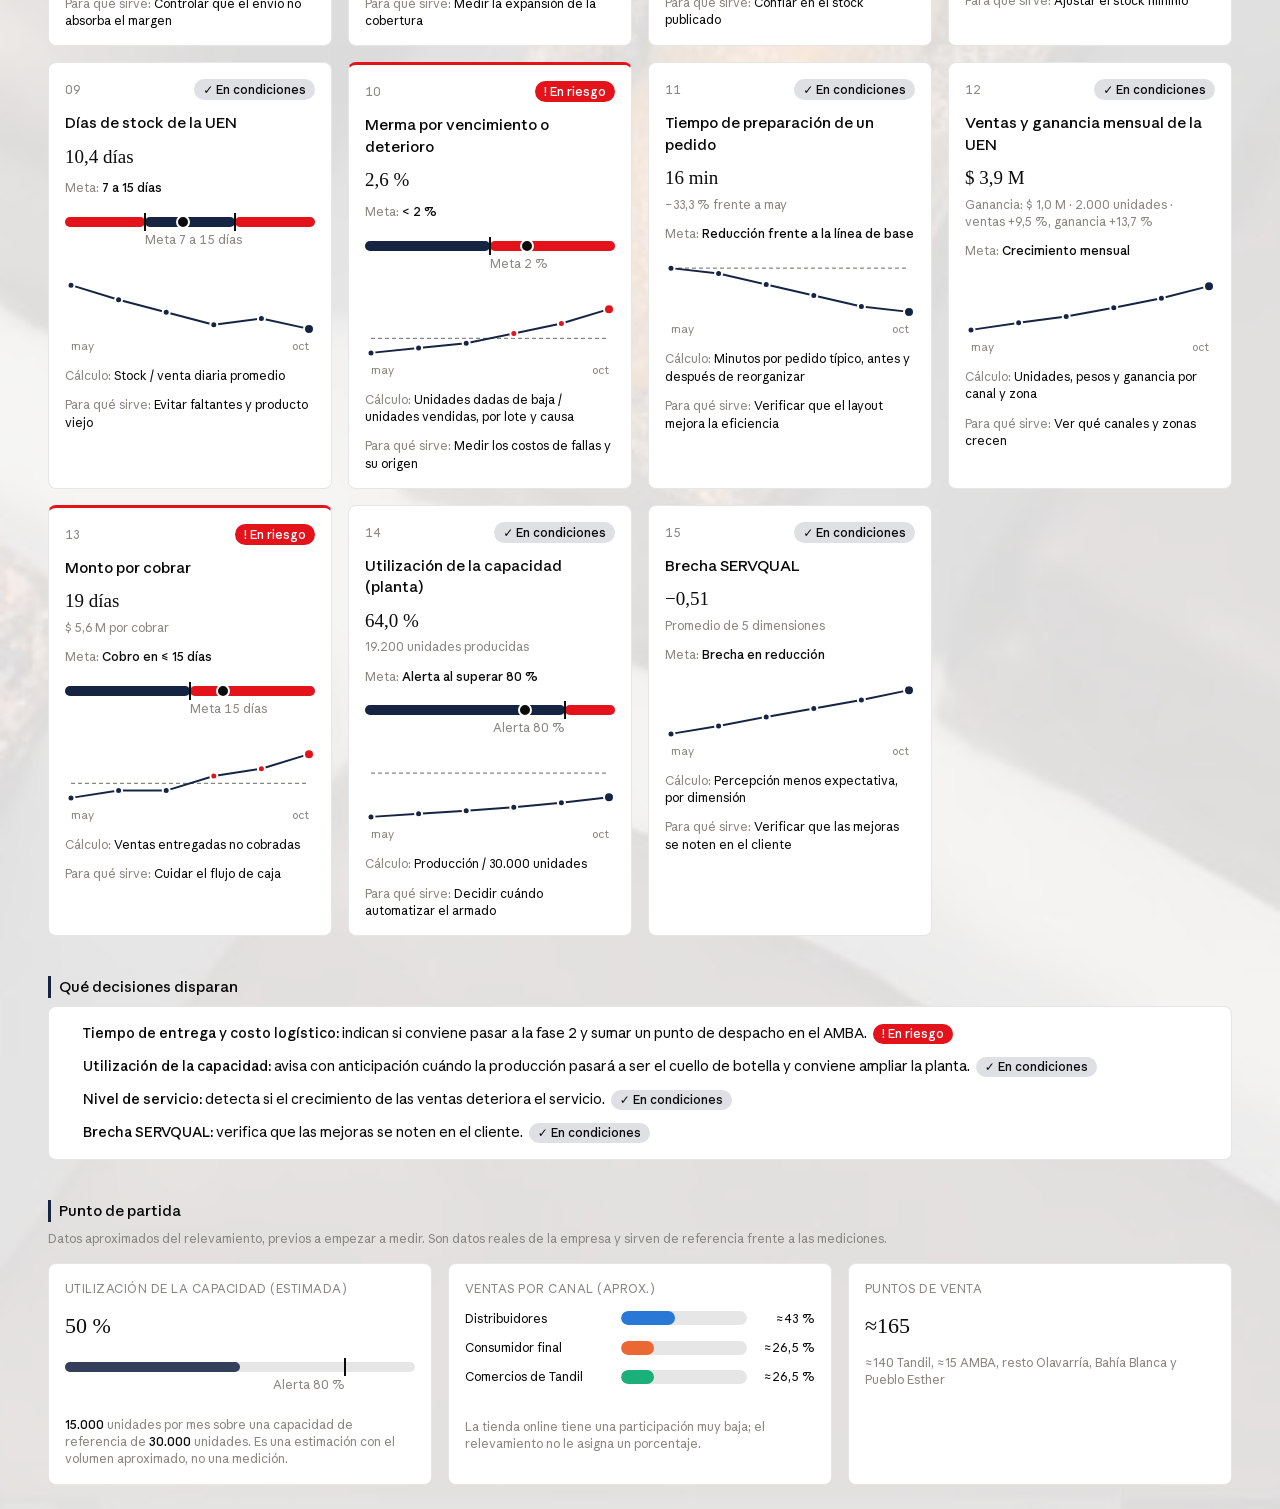
<file: tablero-logistica-alfabrownie-maqueta.html>
<!doctype html>
<html lang="es">
<head>
<meta charset="utf-8">
<meta name="viewport" content="width=device-width, initial-scale=1">
<title>Indicadores de logística · Alfabrownie</title>
<style>
  @font-face { font-family: "Anthropic Sans"; src: url([data-uri]) format("woff2"); font-weight: 300 800; font-style: normal; font-display: swap; font-feature-settings: "dlig" 0; }

  :root {
    color-scheme: light dark;
    --font-anthropic-sans: "Anthropic Sans", ui-sans-serif, system-ui, -apple-system, "Segoe UI", Roboto, sans-serif;
    --font-anthropic-serif: "Anthropic Serif", ui-serif, Georgia, "Times New Roman", serif;
    --cds-gap-xl: 2.5rem; --cds-gap-lg: 1.75rem; --cds-gap-md: 1rem; --cds-gap-sm: .75rem; --cds-gap-xs: .5rem;
    --cds-pad-xl: 1.5rem; --cds-pad-lg: 1rem; --cds-pad-md: .75rem; --cds-pad-sm: .5rem;
    --cds-radius: .5rem;
    --cds-font-size-title: 1.375rem; --cds-font-size-heading: .9375rem; --cds-font-size-body: .875rem; --cds-font-size-caption: .75rem;
    --cds-font-weight-medium: 500;
    --cds-dur-slow: .45s;
  }
  :root, :root[data-theme="light"] {
    --color-fg: #0b0b0b; --color-fg-muted: #898781; --color-bg: #f9f9f7; --color-panel: #fff;
    --color-border-line: rgb(11 11 11 / 10%); --color-ok: #006300; --color-warn: #734500; --color-bad: #8e2626;
    --cds-chart-grid: rgb(11 11 11 / 10%);
    --cds-chart-categorical-1: #2a78d6;
    --cds-chart-categorical-2: #eb6834;
    --cds-chart-categorical-3: #1baf7a;
    --cds-chart-categorical-4: #eda100;
    --cds-chart-categorical-5: #e87ba4;
    --cds-chart-categorical-6: #008300;
    --cds-chart-categorical-7: #6250d6;
    --cds-chart-categorical-8: #e34948;
  }
  @media (prefers-color-scheme: dark) {
    :root:not([data-theme="light"]) {
      --color-fg: #f0efec; --color-fg-muted: #898781; --color-bg: #0b0b0b; --color-panel: #1a1a19;
      --color-border-line: rgb(255 255 255 / 10%); --color-ok: #0ca30c; --color-warn: #db9300; --color-bad: #ec7e7e;
      --cds-chart-grid: rgb(255 255 255 / 10%);
    --cds-chart-categorical-1: #3987e5;
    --cds-chart-categorical-2: #d95926;
    --cds-chart-categorical-3: #199e70;
    --cds-chart-categorical-4: #c98500;
    --cds-chart-categorical-5: #d55181;
    --cds-chart-categorical-6: #008300;
    --cds-chart-categorical-7: #9085e9;
    --cds-chart-categorical-8: #e66767;
    }
  }
  :root[data-theme="dark"] {
    --color-fg: #f0efec; --color-fg-muted: #898781; --color-bg: #0b0b0b; --color-panel: #1a1a19;
    --color-border-line: rgb(255 255 255 / 10%); --color-ok: #0ca30c; --color-warn: #db9300; --color-bad: #ec7e7e;
    --cds-chart-grid: rgb(255 255 255 / 10%);
    --cds-chart-categorical-1: #3987e5;
    --cds-chart-categorical-2: #d95926;
    --cds-chart-categorical-3: #199e70;
    --cds-chart-categorical-4: #c98500;
    --cds-chart-categorical-5: #d55181;
    --cds-chart-categorical-6: #008300;
    --cds-chart-categorical-7: #9085e9;
    --cds-chart-categorical-8: #e66767;
  }
  @media (prefers-color-scheme: dark) {
    :root:not([data-theme="light"]) { font-variation-settings: "GRAD" 0, "wght" 360; }
    :root:not([data-theme="light"]) b { font-variation-settings: "GRAD" 0, "wght" 560; }
  }
  :root[data-theme="dark"] { font-variation-settings: "GRAD" 0, "wght" 360; }
  :root[data-theme="dark"] b { font-variation-settings: "GRAD" 0, "wght" 560; }
  *, ::before, ::after { box-sizing: border-box; border: 0 solid; margin: 0; padding: 0; }
  html { line-height: 1.5; -webkit-text-size-adjust: 100%; -webkit-font-smoothing: antialiased; -moz-osx-font-smoothing: grayscale; }
  body { background: var(--color-bg); }
  h1, h2, h3 { font-size: inherit; font-weight: inherit; }
  ul { list-style: none; }
  b { font-weight: bolder; }
  #dash-root { color: var(--color-fg); font-size: 14px; line-height: 1.45; padding: var(--dash-gutter); }

</style>
<style>
#dash-root { --dash-gutter: 0; }
.ax-page { position: relative; isolation: isolate; padding: var(--cds-pad-xl) clamp(16px, 4vw, 48px); }
.ax-page::before { content: ''; position: absolute; inset: 0; z-index: -1; background-image: url([data-uri]); background-size: cover; background-position: center top; opacity: .12; pointer-events: none; }

</style>
<style>
  .ax-page { --ax-danger: #e3121b; --ax-navy: #1c3466; --ax-cream: #efe6d6; --ax-accent: color-mix(in srgb, var(--ax-navy) 62%, var(--color-fg)); font-family: var(--font-anthropic-sans); color: var(--color-fg); display: flex; flex-direction: column; gap: var(--cds-gap-xl); }
  .ax-head { position: relative; overflow: hidden; border-radius: var(--cds-radius); background-color: var(--ax-navy); color: var(--ax-cream); padding: var(--cds-pad-xl) var(--cds-pad-lg); }
  .ax-head > * { position: relative; }
  .ax-head h1 { font-family: var(--font-anthropic-serif); font-style: italic; font-weight: 400; font-size: var(--cds-font-size-title); margin: 0 0 var(--cds-gap-sm); color: var(--ax-cream); }
  .ax-head p { margin: 0; color: var(--ax-cream); opacity: .88; font-size: var(--cds-font-size-body); max-width: 60rem; }
  .ax-page .ax-head b { color: #ffffff; }
  .ax-sec h2 { border-left: 3px solid var(--ax-accent); padding-left: var(--cds-pad-sm); }
  .ax-page b { font-weight: var(--cds-font-weight-medium); color: var(--color-fg); }
  .ax-sec h2 { font-size: var(--cds-font-size-heading); font-weight: var(--cds-font-weight-medium); margin: 0 0 var(--cds-gap-xs); }
  .ax-sec > p { margin: 0 0 var(--cds-gap-md); color: var(--color-fg-muted); font-size: var(--cds-font-size-caption); }
  .ax-grid { display: grid; gap: var(--cds-gap-md); grid-template-columns: repeat(auto-fit, minmax(min(100%, 16rem), 1fr)); }
  .ax-grid.ax-wide { grid-template-columns: repeat(auto-fit, minmax(min(100%, 20rem), 1fr)); }
  .ax-card { background: var(--color-panel); border: 1px solid var(--color-border-line); border-radius: var(--cds-radius); padding: var(--cds-pad-lg); display: flex; flex-direction: column; gap: var(--cds-gap-sm); min-width: 0; }
  .ax-card.ax-key { border-top: 3px solid var(--ax-accent); }
  .ax-n { font-size: var(--cds-font-size-caption); color: var(--color-fg-muted); font-variant-numeric: tabular-nums; }
  .ax-card h3 { font-size: var(--cds-font-size-heading); font-weight: var(--cds-font-weight-medium); margin: 0; }
  .ax-lbl { font-size: var(--cds-font-size-caption); color: var(--color-fg-muted); text-transform: uppercase; letter-spacing: .04em; }
  .ax-goal { font-family: var(--font-anthropic-serif); font-weight: 400; font-size: calc(var(--cds-font-size-title) + 3pt); line-height: 1.15; color: var(--ax-accent); }
  .ax-card.ax-small .ax-goal { font-size: calc(var(--cds-font-size-heading) + 3pt); }
  .ax-txt { font-size: var(--cds-font-size-caption); margin: 0; }
  .ax-txt span { color: var(--color-fg-muted); }
  .ax-bar { position: relative; height: 10px; margin-bottom: calc(var(--cds-gap-md) + 1rem) !important; background: var(--cds-chart-grid); border-radius: var(--cds-radius); margin: var(--cds-gap-xs) 0 var(--cds-gap-md); }
  .ax-zone { position: absolute; top: 0; bottom: 0; border-radius: var(--cds-radius); opacity: .85; }
  .ax-tick { position: absolute; top: -4px; bottom: -4px; width: 2px; background: var(--color-fg); }
  .ax-tick-l { position: absolute; top: 14px; font-size: var(--cds-font-size-caption); color: var(--color-fg-muted); white-space: nowrap; font-variant-numeric: tabular-nums; }
  .ax-axis { display: flex; justify-content: space-between; font-size: var(--cds-font-size-caption); color: var(--color-fg-muted); margin-top: calc(-1 * var(--cds-gap-sm)); }
  .ax-big { font-family: var(--font-anthropic-serif); font-weight: 400; font-size: var(--cds-font-size-title); font-variant-numeric: tabular-nums; }
  .ax-mix { display: flex; flex-direction: column; gap: var(--cds-gap-sm); min-height: 6rem; }
  .ax-mrow { display: grid; grid-template-columns: minmax(7rem, 9rem) 1fr 3.5rem; align-items: center; gap: var(--cds-gap-sm); font-size: var(--cds-font-size-caption); }
  .ax-mtrack { height: 14px; background: var(--cds-chart-grid); border-radius: var(--cds-radius); overflow: hidden; }
  .ax-mfill { height: 100%; border-radius: var(--cds-radius); }
  .ax-mrow .ax-v { text-align: right; font-variant-numeric: tabular-nums; }
  .ax-note { font-size: var(--cds-font-size-caption); color: var(--color-fg-muted); margin: 0; }
  .ax-dec { margin: 0; padding-left: 1.1rem; font-size: var(--cds-font-size-body); display: flex; flex-direction: column; gap: var(--cds-gap-sm); }
  .ax-legend { display: flex; flex-wrap: wrap; gap: var(--cds-gap-md); font-size: var(--cds-font-size-caption); color: var(--color-fg-muted); margin-bottom: var(--cds-gap-md); }
  .ax-legend i { display: inline-block; width: .7rem; height: .7rem; border-radius: 2px; margin-right: .35rem; vertical-align: -1px; }
  .ax-sw-ok { background: var(--ax-accent); } .ax-sw-risk { background: var(--ax-danger); } .ax-sw-bad { background: var(--color-bad); }
  .ax-fail { display: flex; align-items: center; justify-content: center; gap: .4rem; color: var(--color-fg-muted); font-size: var(--cds-font-size-caption); min-height: 6rem; }
  .ax-fail::before { content: ""; width: .375rem; height: .375rem; border-radius: 50%; background: var(--color-bad); }
  [data-dash-source-state=empty] { color: transparent; }
  [data-dash-source-state=refreshing] { opacity: .5; transition: opacity var(--cds-dur-slow); }
  .ax-grid[data-draw]:empty { min-height: 10rem; }
  .ax-tag { display: inline-block; margin-top: var(--cds-gap-sm); background: var(--ax-cream); color: var(--ax-navy); border-radius: 999px; padding: .15rem .6rem; font-size: var(--cds-font-size-caption); font-weight: var(--cds-font-weight-medium); }
  .ax-filtros { display: flex; flex-wrap: wrap; gap: var(--cds-gap-md); align-items: flex-end; margin-bottom: var(--cds-gap-md); }
  .ax-filtros label { display: flex; flex-direction: column; gap: .25rem; font-size: var(--cds-font-size-caption); color: var(--color-fg-muted); }
  .ax-filtros select { font: inherit; font-size: var(--cds-font-size-body); color: var(--color-fg); background: var(--color-panel); border: 1px solid var(--color-border-line); border-radius: var(--cds-radius); padding: .4rem .6rem; min-width: 11rem; }
  .ax-resumen { display: grid; gap: var(--cds-gap-md); grid-template-columns: repeat(auto-fit, minmax(min(100%, 14rem), 1fr)); }
  .ax-resumen .ax-span { grid-column: span 2; }
  @media (max-width: 640px) { .ax-resumen .ax-span { grid-column: auto; } }
  .ax-stack { display: flex; gap: 2px; height: 10px; }
  .ax-stack i { display: block; border-radius: 3px; }
  .ax-alist { list-style: none; display: flex; flex-direction: column; gap: var(--cds-gap-xs); font-size: var(--cds-font-size-caption); }
  .ax-alist a { color: var(--color-fg); text-decoration: underline; text-underline-offset: .15em; }
  .ax-alist span { color: var(--color-fg-muted); }
  .ax-top { display: flex; justify-content: space-between; align-items: center; gap: var(--cds-gap-sm); }
  .ax-chip { display: inline-flex; align-items: center; gap: .3rem; border-radius: 999px; padding: .1rem .55rem; font-size: var(--cds-font-size-caption); font-weight: var(--cds-font-weight-medium); white-space: nowrap; }
  .ax-chip.ok { background: color-mix(in srgb, var(--ax-accent) 14%, transparent); color: var(--color-fg); }
  .ax-chip.risk { background: var(--ax-danger); color: #fff; }
  .ax-chip.none { background: var(--cds-chart-grid); color: var(--color-fg-muted); }
  .ax-card.ax-risk { border-top: 3px solid var(--ax-danger); }
  .ax-meta { font-size: var(--cds-font-size-caption); color: var(--color-fg-muted); }
  .ax-meta b { color: var(--color-fg); }
  .ax-sub { font-size: var(--cds-font-size-caption); color: var(--color-fg-muted); margin-top: -.35rem; }
  .ax-dot { position: absolute; top: 50%; width: 14px; height: 14px; margin: -7px 0 0 -7px; border-radius: 50%; background: var(--color-fg); border: 2px solid var(--color-panel); z-index: 1; }
  .ax-ends { display: flex; justify-content: space-between; font-size: var(--cds-font-size-caption); color: var(--color-fg-muted); font-variant-numeric: tabular-nums; margin-top: -.75rem; }
  .ax-spark { width: 100%; display: block; touch-action: pan-y; }
  .ax-spark text { font: 11px var(--font-anthropic-sans); fill: var(--color-fg-muted); }
  .ax-tip { position: fixed; z-index: 10; pointer-events: none; background: var(--color-panel); color: var(--color-fg); border: 1px solid var(--color-border-line); border-radius: var(--cds-radius); padding: .4rem .6rem; font-size: var(--cds-font-size-caption); box-shadow: 0 4px 14px rgb(0 0 0 / 16%); max-width: 15rem; display: none; }
  .ax-tip b { display: block; }
  .ax-dec .ax-chip { margin-left: .4rem; }
  .ax-card[id] { scroll-margin-top: 1rem; }
  .ax-page .ax-goal { color: var(--color-fg); }
</style>
</head>
<body>
<div id="dash-root">
<div class="ax-page">
  <header class="ax-head" id="inicio">
    <h1>Indicadores de logística · Alfabrownie</h1>
    <p>Alfabrownie tiene <b id="n-total">—</b> indicadores con metas a cumplir; los <b id="n-clave">—</b> primeros son los indicadores clave de la logística 5.0. Se miden una vez por mes, separados por canal y por zona, a partir de la base de datos. Las metas son orientativas: se ajustan con la línea de base del primer mes de medición.</p>
    <span class="ax-tag">Maqueta · Datos de ejemplo, no son mediciones reales</span>
  </header>

  <section class="ax-sec" id="estado">
    <h2 id="estado-t">Estado general</h2>
    <p>Mes aplica a todos los indicadores. Canal y zona aplican a los que se miden por pedido (01 a 04 y 12); el resto es un dato general de la empresa.</p>
    <div class="ax-filtros">
      <label>Mes<select id="f-mes"></select></label>
      <label>Canal<select id="f-canal"></select></label>
      <label>Zona<select id="f-zona"></select></label>
    </div>
    <div class="ax-resumen">
      <div class="ax-card"><div class="ax-lbl">En condiciones</div><div class="ax-goal" id="r-ok">—</div><p class="ax-note" id="r-oknota"></p></div>
      <div class="ax-card ax-risk"><div class="ax-lbl">En riesgo</div><div class="ax-goal" id="r-risk">—</div><p class="ax-note" id="r-risknota"></p></div>
      <div class="ax-card ax-span"><div class="ax-lbl">Requieren atención</div><div class="ax-stack" id="r-stack"></div><ul class="ax-alist" id="r-lista"></ul></div>
    </div>
  </section>

  <section class="ax-sec" id="clave">
    <h2>Indicadores clave de la logística 5.0</h2>
    <div class="ax-legend">
      <span><i class="ax-sw-ok"></i>En condiciones</span>
      <span><i class="ax-sw-risk"></i>En riesgo</span>
      <span>El círculo marca el valor del mes. La línea punteada del gráfico es la meta. La escala cambia según el indicador.</span>
    </div>
    <div class="ax-grid" id="g-clave"></div>
  </section>

  <section class="ax-sec" id="seguimiento">
    <h2>Indicadores de seguimiento</h2>
    <p>Miden los problemas que la propuesta busca resolver (stock, merma, capacidad) y el desempeño comercial.</p>
    <div class="ax-grid" id="g-seguimiento"></div>
  </section>

  <section class="ax-sec" id="decisiones">
    <h2>Qué decisiones disparan</h2>
    <div class="ax-card">
      <ul class="ax-dec">
        <li><b>Tiempo de entrega y costo logístico:</b> indican si conviene pasar a la fase 2 y sumar un punto de despacho en el AMBA.<span data-dec="tiempo_entrega,costo_logistico"></span></li>
        <li><b>Utilización de la capacidad:</b> avisa con anticipación cuándo la producción pasará a ser el cuello de botella y conviene ampliar la planta.<span data-dec="utilizacion_capacidad"></span></li>
        <li><b>Nivel de servicio:</b> detecta si el crecimiento de las ventas deteriora el servicio.<span data-dec="nivel_servicio"></span></li>
        <li><b>Brecha SERVQUAL:</b> verifica que las mejoras se noten en el cliente.<span data-dec="servqual"></span></li>
      </ul>
    </div>
  </section>

  <section class="ax-sec" id="partida">
    <h2>Punto de partida</h2>
    <p>Datos aproximados del relevamiento, previos a empezar a medir. Son datos reales de la empresa y sirven de referencia frente a las mediciones.</p>
    <div class="ax-grid ax-wide">
      <div class="ax-card">
        <div class="ax-lbl">Utilización de la capacidad (estimada)</div>
        <div class="ax-big" id="p-util">—</div>
        <div class="ax-bar" id="p-bar"></div>
        <p class="ax-note"><b id="p-vol">—</b> unidades por mes sobre una capacidad de referencia de <b id="p-cap">—</b> unidades. Es una estimación con el volumen aproximado, no una medición.</p>
      </div>
      <div class="ax-card">
        <div class="ax-lbl">Ventas por canal (aprox.)</div>
        <div class="ax-mix" id="p-mix"></div>
        <p class="ax-note">La tienda online tiene una participación muy baja; el relevamiento no le asigna un porcentaje.</p>
      </div>
      <div class="ax-card">
        <div class="ax-lbl">Puntos de venta</div>
        <div class="ax-big" id="p-pdv">—</div>
        <p class="ax-note" id="p-pdvnota">—</p>
      </div>
    </div>
  </section>
</div>
<div class="ax-tip" id="ax-tip"></div>
</div>
<script>
  // Maqueta: pedidos y operacion son datos de ejemplo; kpis, base y mix vienen del TPIO.
  const DATOS = {"pedidos": [{"mes": "2026-05", "canal": "Distribuidores", "zona": "CABA", "pedidos": 3, "pedidos_perfectos": 3, "pedidos_a_tiempo": 3, "unidades": 748, "ventas": 1122000, "traslados": 76296, "uber": 35904, "andreani": 0, "embalaje": 23570, "devoluciones": 10090, "horas_entrega": 57}, {"mes": "2026-05", "canal": "Distribuidores", "zona": "Zona norte", "pedidos": 3, "pedidos_perfectos": 2, "pedidos_a_tiempo": 2, "unidades": 612, "ventas": 918000, "traslados": 62424, "uber": 29376, "andreani": 0, "embalaje": 19285, "devoluciones": 8255, "horas_entrega": 123}, {"mes": "2026-05", "canal": "Distribuidores", "zona": "Otras zonas", "pedidos": 23, "pedidos_perfectos": 23, "pedidos_a_tiempo": 23, "unidades": 5130, "ventas": 7734800.0, "traslados": 525980.0, "uber": 150720.0, "andreani": 0, "embalaje": 162445.0, "devoluciones": 69555.0, "horas_entrega": 1032}, {"mes": "2026-05", "canal": "Comercios de Tandil", "zona": "Tandil", "pedidos": 108, "pedidos_perfectos": 106, "pedidos_a_tiempo": 106, "unidades": 3900, "ventas": 6630000.0, "traslados": 344800.0, "uber": 0, "andreani": 0, "embalaje": 139200.0, "devoluciones": 59700.0, "horas_entrega": 2592}, {"mes": "2026-05", "canal": "Consumidor final", "zona": "Tandil", "pedidos": 668, "pedidos_perfectos": 659, "pedidos_a_tiempo": 657, "unidades": 4010, "ventas": 9624000.0, "traslados": 500400.0, "uber": 0, "andreani": 0, "embalaje": 202100.0, "devoluciones": 86600.0, "horas_entrega": 9624}, {"mes": "2026-05", "canal": "Tienda online", "zona": "CABA", "pedidos": 18, "pedidos_perfectos": 17, "pedidos_a_tiempo": 17, "unidades": 220, "ventas": 616000.0, "traslados": 41900.0, "uber": 19700.0, "andreani": 0, "embalaje": 12900.0, "devoluciones": 5500.0, "horas_entrega": 342}, {"mes": "2026-05", "canal": "Tienda online", "zona": "Otras zonas", "pedidos": 32, "pedidos_perfectos": 30, "pedidos_a_tiempo": 30, "unidades": 380, "ventas": 1064000.0, "traslados": 72400.0, "uber": 0, "andreani": 90400.0, "embalaje": 22300.0, "devoluciones": 9600.0, "horas_entrega": 4920}, {"mes": "2026-06", "canal": "Distribuidores", "zona": "CABA", "pedidos": 3, "pedidos_perfectos": 3, "pedidos_a_tiempo": 3, "unidades": 770, "ventas": 1187343, "traslados": 77910, "uber": 36664, "andreani": 0, "embalaje": 24058, "devoluciones": 10315, "horas_entrega": 57}, {"mes": "2026-06", "canal": "Distribuidores", "zona": "Zona norte", "pedidos": 3, "pedidos_perfectos": 3, "pedidos_a_tiempo": 3, "unidades": 630, "ventas": 971463, "traslados": 63744, "uber": 29998, "andreani": 0, "embalaje": 19684, "devoluciones": 8440, "horas_entrega": 129}, {"mes": "2026-06", "canal": "Distribuidores", "zona": "Otras zonas", "pedidos": 24, "pedidos_perfectos": 23, "pedidos_a_tiempo": 23, "unidades": 5310, "ventas": 8228494.0, "traslados": 539946.0, "uber": 159038.0, "andreani": 0, "embalaje": 166758.0, "devoluciones": 71445.0, "horas_entrega": 1032}, {"mes": "2026-06", "canal": "Comercios de Tandil", "zona": "Tandil", "pedidos": 115, "pedidos_perfectos": 113, "pedidos_a_tiempo": 113, "unidades": 4150, "ventas": 7252500.0, "traslados": 363900.0, "uber": 0, "andreani": 0, "embalaje": 147000.0, "devoluciones": 63000.0, "horas_entrega": 2784}, {"mes": "2026-06", "canal": "Consumidor final", "zona": "Tandil", "pedidos": 678, "pedidos_perfectos": 669, "pedidos_a_tiempo": 666, "unidades": 4070, "ventas": 10041500.0, "traslados": 503900.0, "uber": 0, "andreani": 0, "embalaje": 203500.0, "devoluciones": 87200.0, "horas_entrega": 9936}, {"mes": "2026-06", "canal": "Tienda online", "zona": "CABA", "pedidos": 20, "pedidos_perfectos": 19, "pedidos_a_tiempo": 19, "unidades": 240, "ventas": 690800.0, "traslados": 45300.0, "uber": 21300.0, "andreani": 0, "embalaje": 14000.0, "devoluciones": 6000.0, "horas_entrega": 380}, {"mes": "2026-06", "canal": "Tienda online", "zona": "Otras zonas", "pedidos": 32, "pedidos_perfectos": 30, "pedidos_a_tiempo": 30, "unidades": 390, "ventas": 1122600.0, "traslados": 73700.0, "uber": 0, "andreani": 92100.0, "embalaje": 22700.0, "devoluciones": 9700.0, "horas_entrega": 5064}, {"mes": "2026-07", "canal": "Distribuidores", "zona": "CABA", "pedidos": 3, "pedidos_perfectos": 3, "pedidos_a_tiempo": 3, "unidades": 803, "ventas": 1272899, "traslados": 80504, "uber": 37875, "andreani": 0, "embalaje": 24854, "devoluciones": 10661, "horas_entrega": 60}, {"mes": "2026-07", "canal": "Distribuidores", "zona": "Zona norte", "pedidos": 3, "pedidos_perfectos": 3, "pedidos_a_tiempo": 3, "unidades": 657, "ventas": 1041463, "traslados": 65867, "uber": 30989, "andreani": 0, "embalaje": 20335, "devoluciones": 8723, "horas_entrega": 135}, {"mes": "2026-07", "canal": "Distribuidores", "zona": "Otras zonas", "pedidos": 25, "pedidos_perfectos": 24, "pedidos_a_tiempo": 24, "unidades": 5380, "ventas": 8572838.0, "traslados": 542129.0, "uber": 154236.0, "andreani": 0, "embalaje": 167411.0, "devoluciones": 71816.0, "horas_entrega": 1104}, {"mes": "2026-07", "canal": "Comercios de Tandil", "zona": "Tandil", "pedidos": 117, "pedidos_perfectos": 115, "pedidos_a_tiempo": 115, "unidades": 4220, "ventas": 7581400.0, "traslados": 366600.0, "uber": 0, "andreani": 0, "embalaje": 148100.0, "devoluciones": 63500.0, "horas_entrega": 2856}, {"mes": "2026-07", "canal": "Consumidor final", "zona": "Tandil", "pedidos": 725, "pedidos_perfectos": 715, "pedidos_a_tiempo": 712, "unidades": 4350, "ventas": 11032800.0, "traslados": 533500.0, "uber": 0, "andreani": 0, "embalaje": 215500.0, "devoluciones": 92300.0, "horas_entrega": 10800}, {"mes": "2026-07", "canal": "Tienda online", "zona": "CABA", "pedidos": 20, "pedidos_perfectos": 19, "pedidos_a_tiempo": 19, "unidades": 240, "ventas": 710200.0, "traslados": 44900.0, "uber": 21100.0, "andreani": 0, "embalaje": 13900.0, "devoluciones": 5900.0, "horas_entrega": 400}, {"mes": "2026-07", "canal": "Tienda online", "zona": "Otras zonas", "pedidos": 34, "pedidos_perfectos": 32, "pedidos_a_tiempo": 31, "unidades": 410, "ventas": 1213200.0, "traslados": 76700.0, "uber": 0, "andreani": 95900.0, "embalaje": 23700.0, "devoluciones": 10200.0, "horas_entrega": 5544}, {"mes": "2026-08", "canal": "Distribuidores", "zona": "CABA", "pedidos": 3, "pedidos_perfectos": 3, "pedidos_a_tiempo": 3, "unidades": 836, "ventas": 1362317, "traslados": 82906, "uber": 39024, "andreani": 0, "embalaje": 25609, "devoluciones": 10970, "horas_entrega": 60}, {"mes": "2026-08", "canal": "Distribuidores", "zona": "Zona norte", "pedidos": 3, "pedidos_perfectos": 3, "pedidos_a_tiempo": 3, "unidades": 684, "ventas": 1114623, "traslados": 67832, "uber": 31929, "andreani": 0, "embalaje": 20953, "devoluciones": 8976, "horas_entrega": 147}, {"mes": "2026-08", "canal": "Distribuidores", "zona": "Otras zonas", "pedidos": 26, "pedidos_perfectos": 25, "pedidos_a_tiempo": 25, "unidades": 5690, "ventas": 9318960.0, "traslados": 567162.0, "uber": 165247.0, "andreani": 0, "embalaje": 175138.0, "devoluciones": 75054.0, "horas_entrega": 1152}, {"mes": "2026-08", "canal": "Comercios de Tandil", "zona": "Tandil", "pedidos": 125, "pedidos_perfectos": 122, "pedidos_a_tiempo": 123, "unidades": 4510, "ventas": 8329200.0, "traslados": 387600.0, "uber": 0, "andreani": 0, "embalaje": 156500.0, "devoluciones": 67100.0, "horas_entrega": 3096}, {"mes": "2026-08", "canal": "Consumidor final", "zona": "Tandil", "pedidos": 738, "pedidos_perfectos": 728, "pedidos_a_tiempo": 726, "unidades": 4430, "ventas": 11550300.0, "traslados": 537600.0, "uber": 0, "andreani": 0, "embalaje": 217100.0, "devoluciones": 93000.0, "horas_entrega": 11160}, {"mes": "2026-08", "canal": "Tienda online", "zona": "CABA", "pedidos": 22, "pedidos_perfectos": 21, "pedidos_a_tiempo": 21, "unidades": 260, "ventas": 790900.0, "traslados": 48100.0, "uber": 22700.0, "andreani": 0, "embalaje": 14900.0, "devoluciones": 6400.0, "horas_entrega": 440}, {"mes": "2026-08", "canal": "Tienda online", "zona": "Otras zonas", "pedidos": 34, "pedidos_perfectos": 32, "pedidos_a_tiempo": 31, "unidades": 410, "ventas": 1247200.0, "traslados": 75900.0, "uber": 0, "andreani": 94900.0, "embalaje": 23400.0, "devoluciones": 10000.0, "horas_entrega": 5784}, {"mes": "2026-09", "canal": "Distribuidores", "zona": "CABA", "pedidos": 4, "pedidos_perfectos": 4, "pedidos_a_tiempo": 4, "unidades": 891, "ventas": 1492587, "traslados": 87294, "uber": 41075, "andreani": 0, "embalaje": 26951, "devoluciones": 11551, "horas_entrega": 84}, {"mes": "2026-09", "canal": "Distribuidores", "zona": "Zona norte", "pedidos": 3, "pedidos_perfectos": 3, "pedidos_a_tiempo": 3, "unidades": 729, "ventas": 1221207, "traslados": 71422, "uber": 33606, "andreani": 0, "embalaje": 22051, "devoluciones": 9451, "horas_entrega": 150}, {"mes": "2026-09", "canal": "Distribuidores", "zona": "Otras zonas", "pedidos": 27, "pedidos_perfectos": 26, "pedidos_a_tiempo": 26, "unidades": 5940, "ventas": 10002606.0, "traslados": 584984.0, "uber": 166419.0, "andreani": 0, "embalaje": 180598.0, "devoluciones": 77398.0, "horas_entrega": 1224}, {"mes": "2026-09", "canal": "Comercios de Tandil", "zona": "Tandil", "pedidos": 129, "pedidos_perfectos": 127, "pedidos_a_tiempo": 127, "unidades": 4660, "ventas": 8847200.0, "traslados": 395600.0, "uber": 0, "andreani": 0, "embalaje": 159800.0, "devoluciones": 68500.0, "horas_entrega": 3216}, {"mes": "2026-09", "canal": "Consumidor final", "zona": "Tandil", "pedidos": 793, "pedidos_perfectos": 782, "pedidos_a_tiempo": 780, "unidades": 4760, "ventas": 12758200.0, "traslados": 570500.0, "uber": 0, "andreani": 0, "embalaje": 230400.0, "devoluciones": 98700.0, "horas_entrega": 12192}, {"mes": "2026-09", "canal": "Tienda online", "zona": "CABA", "pedidos": 22, "pedidos_perfectos": 21, "pedidos_a_tiempo": 21, "unidades": 260, "ventas": 813000.0, "traslados": 47500.0, "uber": 22400.0, "andreani": 0, "embalaje": 14700.0, "devoluciones": 6300.0, "horas_entrega": 462}, {"mes": "2026-09", "canal": "Tienda online", "zona": "Otras zonas", "pedidos": 37, "pedidos_perfectos": 35, "pedidos_a_tiempo": 34, "unidades": 440, "ventas": 1375900.0, "traslados": 80500.0, "uber": 0, "andreani": 100600.0, "embalaje": 24800.0, "devoluciones": 10600.0, "horas_entrega": 6576}, {"mes": "2026-10", "canal": "Distribuidores", "zona": "CABA", "pedidos": 4, "pedidos_perfectos": 4, "pedidos_a_tiempo": 4, "unidades": 946, "ventas": 1629098, "traslados": 91391, "uber": 43011, "andreani": 0, "embalaje": 28230, "devoluciones": 12103, "horas_entrega": 84}, {"mes": "2026-10", "canal": "Distribuidores", "zona": "Zona norte", "pedidos": 3, "pedidos_perfectos": 3, "pedidos_a_tiempo": 3, "unidades": 774, "ventas": 1332899, "traslados": 74775, "uber": 35190, "andreani": 0, "embalaje": 23098, "devoluciones": 9903, "horas_entrega": 159}, {"mes": "2026-10", "canal": "Distribuidores", "zona": "Otras zonas", "pedidos": 29, "pedidos_perfectos": 28, "pedidos_a_tiempo": 28, "unidades": 6390, "ventas": 11059703.0, "traslados": 620434.0, "uber": 180499.0, "andreani": 0, "embalaje": 191672.0, "devoluciones": 82194.0, "horas_entrega": 1272}, {"mes": "2026-10", "canal": "Comercios de Tandil", "zona": "Tandil", "pedidos": 140, "pedidos_perfectos": 137, "pedidos_a_tiempo": 137, "unidades": 5030, "ventas": 9817100.0, "traslados": 421200.0, "uber": 0, "andreani": 0, "embalaje": 170100.0, "devoluciones": 72900.0, "horas_entrega": 3528}, {"mes": "2026-10", "canal": "Consumidor final", "zona": "Tandil", "pedidos": 805, "pedidos_perfectos": 794, "pedidos_a_tiempo": 791, "unidades": 4830, "ventas": 13308300.0, "traslados": 570900.0, "uber": 0, "andreani": 0, "embalaje": 230600.0, "devoluciones": 98800.0, "horas_entrega": 12552}, {"mes": "2026-10", "canal": "Tienda online", "zona": "CABA", "pedidos": 23, "pedidos_perfectos": 22, "pedidos_a_tiempo": 22, "unidades": 280, "ventas": 900100.0, "traslados": 50500.0, "uber": 23800.0, "andreani": 0, "embalaje": 15600.0, "devoluciones": 6700.0, "horas_entrega": 483}, {"mes": "2026-10", "canal": "Tienda online", "zona": "Otras zonas", "pedidos": 38, "pedidos_perfectos": 36, "pedidos_a_tiempo": 35, "unidades": 460, "ventas": 1478700.0, "traslados": 83000.0, "uber": 0, "andreani": 103700.0, "embalaje": 25600.0, "devoluciones": 11000.0, "horas_entrega": 7200}], "operacion": [{"mes": "2026-05", "stock_registrado": 42000, "stock_contado": 41286, "quiebres_a": 0, "quiebres_total": 2, "stock_distribuidor": 1875, "venta_diaria_distribuidor": 150, "unidades_baja": 255, "produccion": 15300, "costo_produccion": 15300000, "ipc": null, "por_cobrar": 2715000.0, "dias_cobro": 13, "servqual": {"Tangibles": -0.62, "Fiabilidad": -0.71, "Capacidad de respuesta": -0.84, "Seguridad": -0.48, "Empatía": -0.55}, "pdv_amba": 15, "prep_minutos": 24, "amba_unidades": 1580, "amba_traslado": 252800, "amba_compra": 1832800}, {"mes": "2026-06", "stock_registrado": 42800, "stock_contado": 42115, "quiebres_a": 1, "quiebres_total": 3, "stock_distribuidor": 1841, "venta_diaria_distribuidor": 156, "unidades_baja": 280, "produccion": 15900, "costo_produccion": 16154400, "ipc": 1.9, "por_cobrar": 3067000.0, "dias_cobro": 14, "servqual": {"Tangibles": -0.6, "Fiabilidad": -0.68, "Capacidad de respuesta": -0.79, "Seguridad": -0.47, "Empatía": -0.54}, "pdv_amba": 16, "prep_minutos": 23, "amba_unidades": 1640, "amba_traslado": 262400, "amba_compra": 1936840}, {"mes": "2026-07", "stock_registrado": 43600, "stock_contado": 42990, "quiebres_a": 0, "quiebres_total": 1, "stock_distribuidor": 1803, "venta_diaria_distribuidor": 161, "unidades_baja": 305, "produccion": 16500, "costo_produccion": 17028000, "ipc": 1.8, "por_cobrar": 3425000.0, "dias_cobro": 14, "servqual": {"Tangibles": -0.57, "Fiabilidad": -0.66, "Capacidad de respuesta": -0.74, "Seguridad": -0.45, "Empatía": -0.52}, "pdv_amba": 17, "prep_minutos": 21, "amba_unidades": 1700, "amba_traslado": 272000, "amba_compra": 2045100}, {"mes": "2026-08", "stock_registrado": 44400, "stock_contado": 43823, "quiebres_a": 0, "quiebres_total": 2, "stock_distribuidor": 1781, "venta_diaria_distribuidor": 168, "unidades_baja": 353, "produccion": 17200, "costo_produccion": 18042800, "ipc": 1.9, "por_cobrar": 3978000.0, "dias_cobro": 16, "servqual": {"Tangibles": -0.55, "Fiabilidad": -0.62, "Capacidad de respuesta": -0.7, "Seguridad": -0.44, "Empatía": -0.5}, "pdv_amba": 18, "prep_minutos": 19, "amba_unidades": 1780, "amba_traslado": 284800, "amba_compra": 2182280}, {"mes": "2026-09", "stock_registrado": 45200, "stock_contado": 44703, "quiebres_a": 1, "quiebres_total": 3, "stock_distribuidor": 1929, "venta_diaria_distribuidor": 177, "unidades_baja": 407, "produccion": 18100, "costo_produccion": 19294600, "ipc": 1.8, "por_cobrar": 4673000.0, "dias_cobro": 17, "servqual": {"Tangibles": -0.52, "Fiabilidad": -0.6, "Capacidad de respuesta": -0.66, "Seguridad": -0.42, "Empatía": -0.48}, "pdv_amba": 19, "prep_minutos": 17, "amba_unidades": 1880, "amba_traslado": 300800, "amba_compra": 2348120}, {"mes": "2026-10", "stock_registrado": 46000, "stock_contado": 45540, "quiebres_a": 2, "quiebres_total": 5, "stock_distribuidor": 1945, "venta_diaria_distribuidor": 187, "unidades_baja": 486, "produccion": 19200, "costo_produccion": 20793600, "ipc": 1.9, "por_cobrar": 5613000.0, "dias_cobro": 19, "servqual": {"Tangibles": -0.5, "Fiabilidad": -0.57, "Capacidad de respuesta": -0.61, "Seguridad": -0.4, "Empatía": -0.45}, "pdv_amba": 21, "prep_minutos": 16, "amba_unidades": 2000, "amba_traslado": 320000, "amba_compra": 2544000}], "kpis": [{"id": "nivel_servicio", "orden": 1, "indicador": "Nivel de servicio al cliente", "grupo": "Clave", "calculo": "Pedidos entregados completos, en buen estado y sin errores / total", "meta": "≥ 95 %", "para_que": "Detectar si el crecimiento deteriora el servicio"}, {"id": "tiempo_entrega", "orden": 2, "indicador": "Tiempo promedio de entrega en el AMBA", "grupo": "Clave", "calculo": "Horas entre el pedido y la entrega, por canal", "meta": "CABA: en el día; zona norte: ≤ 48 h", "para_que": "Evaluar el despacho online desde la UEN"}, {"id": "entregas_a_tiempo", "orden": 3, "indicador": "Porcentaje de entregas a tiempo", "grupo": "Clave", "calculo": "Pedidos entregados en el plazo informado / total", "meta": "≥ 95 %", "para_que": "Evaluar a los operadores"}, {"id": "costo_logistico", "orden": 4, "indicador": "Costo logístico sobre ventas", "grupo": "Clave", "calculo": "(Traslado desde Tandil + Uber + embalaje + devoluciones) / ventas de la UEN", "meta": "Bajar 15 % en 6 meses", "para_que": "Ver si la distribución es sostenible"}, {"id": "costo_alfajor_amba", "orden": 5, "indicador": "Costo por alfajor puesto en el AMBA", "grupo": "Seguimiento", "calculo": "(Compra a Tandil + traslado) / unidades", "meta": "Sin aumentos reales", "para_que": "Controlar que el envío no absorba el margen"}, {"id": "pdv_amba", "orden": 6, "indicador": "Puntos de venta activos en el AMBA", "grupo": "Seguimiento", "calculo": "Comercios que compraron en el mes", "meta": "Crecimiento mensual", "para_que": "Medir la expansión de la cobertura"}, {"id": "exactitud_inventario", "orden": 7, "indicador": "Exactitud del inventario de la UEN", "grupo": "Seguimiento", "calculo": "Stock contado / stock registrado", "meta": "≥ 98 %", "para_que": "Confiar en el stock publicado"}, {"id": "quiebres_stock", "orden": 8, "indicador": "Quiebres de stock", "grupo": "Seguimiento", "calculo": "Veces que un sabor faltó en la UEN", "meta": "0 en los sabores de mayor venta", "para_que": "Ajustar el stock mínimo"}, {"id": "dias_stock_amba", "orden": 9, "indicador": "Días de stock de la UEN", "grupo": "Seguimiento", "calculo": "Stock / venta diaria promedio", "meta": "7 a 15 días", "para_que": "Evitar faltantes y producto viejo"}, {"id": "merma", "orden": 10, "indicador": "Merma por vencimiento o deterioro", "grupo": "Seguimiento", "calculo": "Unidades dadas de baja / unidades vendidas, por lote y causa", "meta": "< 2 %", "para_que": "Medir los costos de fallas y su origen"}, {"id": "tiempo_preparacion", "orden": 11, "indicador": "Tiempo de preparación de un pedido", "grupo": "Seguimiento", "calculo": "Minutos por pedido típico, antes y después de reorganizar", "meta": "Reducción frente a la línea de base", "para_que": "Verificar que el layout mejora la eficiencia"}, {"id": "ventas_ganancia", "orden": 12, "indicador": "Ventas y ganancia mensual de la UEN", "grupo": "Seguimiento", "calculo": "Unidades, pesos y ganancia por canal y zona", "meta": "Crecimiento mensual", "para_que": "Ver qué canales y zonas crecen"}, {"id": "monto_cobrar", "orden": 13, "indicador": "Monto por cobrar", "grupo": "Seguimiento", "calculo": "Ventas entregadas no cobradas", "meta": "Cobro en ≤ 15 días", "para_que": "Cuidar el flujo de caja"}, {"id": "utilizacion_capacidad", "orden": 14, "indicador": "Utilización de la capacidad (planta)", "grupo": "Seguimiento", "calculo": "Producción / 30.000 unidades", "meta": "Alerta al superar 80 %", "para_que": "Decidir cuándo automatizar el armado"}, {"id": "servqual", "orden": 15, "indicador": "Brecha SERVQUAL", "grupo": "Seguimiento", "calculo": "Percepción menos expectativa, por dimensión", "meta": "Brecha en reducción", "para_que": "Verificar que las mejoras se noten en el cliente"}], "base": [{"id": "volumen", "dato": "Volumen actual", "valor": 15000, "unidad": "unidades/mes", "nota": "≈2.500 cajas x6 equivalentes"}, {"id": "capacidad", "dato": "Capacidad de referencia", "valor": 30000, "unidad": "unidades", "nota": "Base del indicador de utilización de la capacidad"}, {"id": "puntos_venta", "dato": "Puntos de venta", "valor": 165, "unidad": "puntos", "nota": "≈140 Tandil, ≈15 AMBA, resto Olavarría, Bahía Blanca y Pueblo Esther"}], "mix": [{"canal": "Distribuidores", "porcentaje": 43}, {"canal": "Consumidor final", "porcentaje": 26.5}, {"canal": "Comercios de Tandil", "porcentaje": 26.5}]};
  // Para conectar la base real, esta función debería devolver las mismas tablas.
  const cargarDatos = () => DATOS;
  const { pedidos, operacion, kpis, base, mix } = cargarDatos();

  const NUM = (v, d = 1) => new Intl.NumberFormat('es-AR', { maximumFractionDigits: d, minimumFractionDigits: d }).format(v);
  const INT = (v) => new Intl.NumberFormat('es-AR').format(Math.round(v));
  const PCT = (v, d = 1) => NUM(v, d) + ' %';
  const SIGN = (v) => (v > 0 ? '+' : '') + PCT(v).replace('-', '−');
  const PES = (v) => '$ ' + NUM(v / 1e6) + ' M';
  const mk = (tag, cls, txt) => { const e = document.createElement(tag); if (cls) e.className = cls; if (txt != null) e.textContent = txt; return e; };
  const sum = (rows, f) => rows.reduce((a, r) => a + r[f], 0);
  const MESES = operacion.map((o) => o.mes);
  const NOMBRE = (m, largo) => new Date(m + '-15').toLocaleDateString('es-AR', largo ? { month: 'long', year: 'numeric' } : { month: 'short' }).replace('.', '');
  const op = (m) => operacion.find((o) => o.mes === m);
  const prev = (m) => MESES[MESES.indexOf(m) - 1];

  const filtro = { mes: MESES[MESES.length - 1], canal: 'Todos', zona: 'Todas' };
  const filas = (m) => pedidos.filter((r) => r.mes === m && (filtro.canal === 'Todos' || r.canal === filtro.canal) && (filtro.zona === 'Todas' || r.zona === filtro.zona));
  const uen = (m) => filas(m).filter((r) => r.zona === 'CABA' || r.zona === 'Zona norte');
  const COSTOS = ['traslados', 'uber', 'embalaje', 'devoluciones'];
  const costoLog = (m) => { const r = uen(m); return r.length ? 100 * COSTOS.reduce((a, c) => a + sum(r, c), 0) / sum(r, 'ventas') : null; };
  const costoAmba = (m) => (op(m).amba_compra + op(m).amba_traslado) / op(m).amba_unidades;
  const ganancia = (m) => { const r = uen(m); return r.length ? sum(r, 'ventas') - sum(r, 'unidades') * costoAmba(m) : null; };
  const brecha = (m) => { const v = Object.values(op(m).servqual); return v.reduce((a, b) => a + b, 0) / v.length; };
  const ratio = (m, a, b) => { const r = filas(m); return r.length ? 100 * sum(r, a) / sum(r, b) : null; };
  const crece = (y, m) => { const p = prev(m); if (!p) return 'none'; const yp = y(p); return yp == null || y(m) == null ? 'none' : (y(m) >= yp ? 'ok' : 'risk'); };
  const varia = (y, m) => { const p = prev(m); return p && y(p) ? 100 * (y(m) / y(p) - 1) : null; };
  const norte = (m) => { const r = filas(m).filter((x) => x.zona === 'Zona norte'); return r.length ? sum(r, 'horas_entrega') / sum(r, 'pedidos') : null; };
  const caba = (m) => { const r = filas(m).filter((x) => x.zona === 'CABA'); return r.length ? sum(r, 'horas_entrega') / sum(r, 'pedidos') : null; };
  const ventas = (m) => { const r = uen(m); return r.length ? sum(r, 'ventas') : null; };
  const metaCosto = (m) => { const b = costoLog(MESES[0]); return b == null ? null : b * (1 - 0.15 * MESES.indexOf(m) / (MESES.length - 1)); };
  const min = (lim) => (y) => (y >= lim ? 'ok' : 'risk');
  const max = (lim) => (y) => (y <= lim ? 'ok' : 'risk');

  // y: valor del mes. estado: compara contra la meta. barra: escala y zonas.
  const DEF = {
    nivel_servicio: { filtra: 1, y: (m) => ratio(m, 'pedidos_perfectos', 'pedidos'), fmt: PCT, estado: min(95), ref: () => 95, barra: { de: 85, a: 100, tipo: 'min', lim: 95, u: ' %' } },
    tiempo_entrega: { filtra: 1, y: (m) => norte(m) ?? caba(m), fmt: (v) => NUM(v, 0) + ' h',
      titulo: () => (norte(filtro.mes) != null ? 'Zona norte' : 'CABA'),
      sub: (m) => (norte(m) != null && caba(m) != null ? 'CABA: ' + NUM(caba(m), 0) + ' h' : ''),
      estado: (y, m) => ((norte(m) ?? 0) > 48 || (caba(m) ?? 0) > 24 ? 'risk' : 'ok'),
      ref: (m) => (norte(m) != null ? 48 : 24), barra: () => (norte(filtro.mes) != null ? { de: 0, a: 72, tipo: 'max', lim: 48, u: ' h' } : { de: 0, a: 36, tipo: 'max', lim: 24, u: ' h' }) },
    entregas_a_tiempo: { filtra: 1, y: (m) => ratio(m, 'pedidos_a_tiempo', 'pedidos'), fmt: PCT, estado: min(95), ref: () => 95, barra: { de: 85, a: 100, tipo: 'min', lim: 95, u: ' %' } },
    costo_logistico: { filtra: 1, y: costoLog, fmt: PCT, ref: metaCosto,
      sub: (m) => (m === MESES[0] ? 'Línea de base de la medición' : SIGN(100 * (costoLog(m) / costoLog(MESES[0]) - 1)) + ' frente a ' + NOMBRE(MESES[0]) + ' · objetivo del mes ' + PCT(metaCosto(m))),
      estado: (y, m) => (m === MESES[0] ? 'none' : (y <= metaCosto(m) ? 'ok' : 'risk')) },
    exactitud_inventario: { y: (m) => 100 * op(m).stock_contado / op(m).stock_registrado, fmt: PCT, estado: min(98), ref: () => 98, barra: { de: 90, a: 100, tipo: 'min', lim: 98, u: ' %' } },
    quiebres_stock: { y: (m) => op(m).quiebres_a, fmt: (v) => INT(v) + (v === 1 ? ' quiebre' : ' quiebres'), sub: (m) => 'Sabores de mayor venta. Todos los sabores: ' + op(m).quiebres_total, estado: max(0), ref: () => 0 },
    dias_stock_amba: { y: (m) => op(m).stock_distribuidor / op(m).venta_diaria_distribuidor, fmt: (v) => NUM(v) + ' días', estado: (y) => (y >= 7 && y <= 15 ? 'ok' : 'risk'), ref: () => null, barra: { de: 0, a: 22, tipo: 'rango', lim: 7, lim2: 15, u: ' días' } },
    merma: { y: (m) => 100 * op(m).unidades_baja / sum(pedidos.filter((r) => r.mes === m), 'unidades'), fmt: PCT, estado: (y) => (y < 2 ? 'ok' : 'risk'), ref: () => 2, barra: { de: 0, a: 4, tipo: 'max', lim: 2, u: ' %' } },
    utilizacion_capacidad: { y: (m) => 100 * op(m).produccion / 30000, fmt: PCT, sub: (m) => INT(op(m).produccion) + ' unidades producidas', estado: max(80), ref: () => 80, barra: { de: 0, a: 100, tipo: 'max', lim: 80, u: ' %', pre: 'Alerta' } },
    costo_alfajor_amba: { y: costoAmba, fmt: (v) => '$ ' + INT(v), sub: (m) => { const v = varia(costoAmba, m); return v == null ? 'Primer mes de medición' : SIGN(v) + ' frente a inflación de ' + PCT(op(m).ipc); },
      estado: (y, m) => { const v = varia(costoAmba, m); return v == null ? 'none' : (v <= op(m).ipc ? 'ok' : 'risk'); }, ref: () => null },
    pdv_amba: { y: (m) => op(m).pdv_amba, fmt: (v) => INT(v) + ' comercios', sub: (m) => { const p = prev(m); return p ? (op(m).pdv_amba - op(p).pdv_amba >= 0 ? '+' : '') + (op(m).pdv_amba - op(p).pdv_amba) + ' frente al mes anterior' : 'Primer mes de medición'; }, estado: (y, m) => crece((x) => op(x).pdv_amba, m), ref: () => null },
    tiempo_preparacion: { y: (m) => op(m).prep_minutos, fmt: (v) => NUM(v, 0) + ' min', sub: (m) => (m === MESES[0] ? 'Línea de base de la medición' : SIGN(100 * (op(m).prep_minutos / op(MESES[0]).prep_minutos - 1)) + ' frente a ' + NOMBRE(MESES[0])),
      estado: (y, m) => (m === MESES[0] ? 'none' : (y < op(MESES[0]).prep_minutos ? 'ok' : 'risk')), ref: () => op(MESES[0]).prep_minutos },
    ventas_ganancia: { filtra: 1, y: ventas, fmt: PES, sub: (m) => { const v = varia(ventas, m), g = varia(ganancia, m); return 'Ganancia: ' + PES(ganancia(m)) + ' · ' + INT(sum(uen(m), 'unidades')) + ' unidades' + (v == null ? '' : ' · ventas ' + SIGN(v) + ', ganancia ' + SIGN(g)); },
      estado: (y, m) => { const a = crece(ventas, m), b = crece(ganancia, m); return a === 'none' || b === 'none' ? 'none' : (a === 'risk' || b === 'risk' ? 'risk' : 'ok'); }, ref: () => null },
    monto_cobrar: { y: (m) => op(m).dias_cobro, fmt: (v) => INT(v) + ' días', sub: (m) => PES(op(m).por_cobrar) + ' por cobrar', estado: max(15), ref: () => 15, barra: { de: 0, a: 30, tipo: 'max', lim: 15, u: ' días' } },
    servqual: { y: brecha, fmt: (v) => NUM(v, 2).replace('-', '−'), sub: (m) => 'Promedio de 5 dimensiones', estado: (y, m) => { const p = prev(m); return !p ? 'none' : (Math.abs(y) < Math.abs(brecha(p)) ? 'ok' : 'risk'); }, ref: () => null },
  };
  const ETIQ = { ok: 'En condiciones', risk: 'En riesgo', none: 'Sin comparación' };
  const estadoDe = (id, m) => { const d = DEF[id], y = d.y(m); if (y == null) return 'none'; return d.estado(y, m); };
  const chip = (st, txt) => mk('span', 'ax-chip ' + st, (st === 'ok' ? '✓ ' : st === 'risk' ? '! ' : '') + (txt || ETIQ[st]));

  const tip = document.getElementById('ax-tip');
  const moverTip = (x, y) => { const w = tip.offsetWidth, h = tip.offsetHeight; tip.style.left = Math.max(8, Math.min(innerWidth - w - 8, x + 12)) + 'px'; tip.style.top = Math.max(8, Math.min(innerHeight - h - 8, y - h - 10)) + 'px'; };

  const NS = 'http://www.w3.org/2000/svg';
  const sv = (t, a) => { const e = document.createElementNS(NS, t); for (const k in a) e.setAttribute(k, a[k]); return e; };

  // Evolución mensual con la meta como referencia
  const evolucion = (holder, k) => {
    const d = DEF[k.id];
    const pts = MESES.map((m) => ({ m, y: d.y(m), ref: d.ref(m), st: estadoDe(k.id, m) })).filter((p) => p.y != null);
    holder.replaceChildren();
    if (!pts.length) return;
    const W = Math.max(180, holder.clientWidth || 240), H = 84, L = 6, R = 6, T = 8, B = 20;
    const vals = pts.flatMap((p) => (p.ref == null ? [p.y] : [p.y, p.ref]));
    let lo = Math.min(...vals), hi = Math.max(...vals); if (lo === hi) { lo -= 1; hi += 1; }
    const pad = (hi - lo) * 0.14; lo -= pad; hi += pad;
    const x = (i) => L + (MESES.length === 1 ? 0 : (W - L - R) * i / (MESES.length - 1));
    const yy = (v) => T + (H - T - B) * (1 - (v - lo) / (hi - lo));
    const s = sv('svg', { class: 'ax-spark', width: '100%', height: H, viewBox: `0 0 ${W} ${H}`, role: 'img', 'aria-label': k.indicador + ': evolución mensual' });
    const idx = (p) => MESES.indexOf(p.m);
    if (pts.some((p) => p.ref != null)) s.append(sv('polyline', { points: pts.filter((p) => p.ref != null).map((p) => x(idx(p)) + ',' + yy(p.ref)).join(' '), fill: 'none', stroke: 'var(--color-fg-muted)', 'stroke-width': 1.25, 'stroke-dasharray': '4 3' }));
    s.append(sv('polyline', { points: pts.map((p) => x(idx(p)) + ',' + yy(p.y)).join(' '), fill: 'none', stroke: 'var(--ax-accent)', 'stroke-width': 2, 'stroke-linejoin': 'round', 'stroke-linecap': 'round' }));
    const guia = sv('line', { y1: T, y2: H - B, stroke: 'var(--color-fg-muted)', 'stroke-width': 1, visibility: 'hidden' }); s.append(guia);
    pts.forEach((p) => { const sel = p.m === filtro.mes; s.append(sv('circle', { cx: x(idx(p)), cy: yy(p.y), r: sel ? 5 : 3.5, fill: p.st === 'risk' ? 'var(--ax-danger)' : 'var(--ax-accent)', stroke: 'var(--color-panel)', 'stroke-width': 2 })); });
    [0, MESES.length - 1].forEach((i) => { const t = sv('text', { x: x(i), y: H - 5, 'text-anchor': i ? 'end' : 'start' }); t.textContent = NOMBRE(MESES[i]); s.append(t); });
    const fuera = () => { tip.style.display = 'none'; guia.setAttribute('visibility', 'hidden'); };
    s.addEventListener('pointermove', (e) => {
      const r = s.getBoundingClientRect(), px = (e.clientX - r.left) * W / r.width;
      const p = pts.reduce((a, b) => (Math.abs(x(idx(b)) - px) < Math.abs(x(idx(a)) - px) ? b : a));
      guia.setAttribute('x1', x(idx(p))); guia.setAttribute('x2', x(idx(p))); guia.setAttribute('visibility', 'visible');
      tip.replaceChildren(mk('b', null, NOMBRE(p.m, true)), document.createTextNode(d.fmt(p.y) + ' · ' + ETIQ[p.st]));
      if (p.ref != null) tip.append(mk('div', null, 'Meta: ' + d.fmt(p.ref)));
      tip.style.display = 'block'; moverTip(e.clientX, e.clientY);
    });
    s.addEventListener('pointerleave', fuera);
    holder.append(s);
  };

  // Barra del valor real frente a la meta
  const barra = (b, y) => {
    const wrap = mk('div'), bar = mk('div', 'ax-bar');
    const pos = (v) => Math.max(0, Math.min(100, 100 * (v - b.de) / (b.a - b.de)));
    const seg = (from, to, ok) => { const z = mk('div', 'ax-zone'); z.style.left = from + '%'; z.style.width = (to - from) + '%'; z.style.background = ok ? 'var(--ax-accent)' : 'var(--ax-danger)'; z.style.opacity = '1'; return z; };
    const p = pos(b.lim), lab = (b.pre || 'Meta') + ' ' + INT(b.lim) + (b.lim2 ? ' a ' + INT(b.lim2) : '') + b.u;
    if (b.tipo === 'rango') { const q = pos(b.lim2); bar.append(seg(0, p, false), seg(p, q, true), seg(q, 100, false)); }
    else bar.append(...(b.tipo === 'min' ? [seg(0, p, false), seg(p, 100, true)] : [seg(0, p, true), seg(p, 100, false)]));
    const tick = (at) => { const t = mk('div', 'ax-tick'); t.style.left = `calc(${at}% - 1px)`; bar.append(t); };
    tick(p); if (b.lim2) tick(pos(b.lim2));
    const l = mk('div', 'ax-tick-l', lab); if (p > 50) l.style.right = (100 - p) + '%'; else l.style.left = p + '%';
    const dot = mk('div', 'ax-dot'); dot.style.left = pos(y) + '%'; bar.append(l, dot);
    wrap.append(bar);
    return wrap;
  };

  const card = (k, key) => {
    const d = DEF[k.id], m = filtro.mes, y = d.y(m), st = estadoDe(k.id, m);
    const c = mk('article', 'ax-card ' + (key ? 'ax-key' : 'ax-small') + (st === 'risk' ? ' ax-risk' : ''));
    c.id = 'kpi-' + k.id;
    const top = mk('div', 'ax-top'); top.append(mk('div', 'ax-n', String(k.orden).padStart(2, '0')), y == null ? chip('none', 'Sin datos') : chip(st)); c.append(top, mk('h3', null, k.indicador));
    if (y == null) { c.append(mk('div', 'ax-goal', '—'), mk('p', 'ax-sub', 'No hay pedidos para este canal y zona.')); }
    else {
      if (d.titulo) c.append(mk('div', 'ax-lbl', d.titulo()));
      c.append(mk('div', 'ax-goal', d.fmt(y)));
      const sub = d.sub ? d.sub(m) : ''; if (sub) c.append(mk('p', 'ax-sub', sub));
    }
    const ml = mk('div', 'ax-meta'); ml.append('Meta: ', mk('b', null, k.meta)); c.append(ml);
    const b = typeof d.barra === 'function' ? d.barra() : d.barra;
    if (b && y != null) c.append(barra(b, y));
    const ev = mk('div'); ev.dataset.ev = k.id; c.append(ev);
    const fila = (t, v) => { const p = mk('p', 'ax-txt'); p.append(mk('span', null, t)); const s = mk('span', null, v); s.style.color = 'var(--color-fg)'; p.append(s); return p; };
    c.append(fila('Cálculo: ', k.calculo), fila('Para qué sirve: ', k.para_que));
    if (!d.filtra && (filtro.canal !== 'Todos' || filtro.zona !== 'Todas')) c.append(mk('p', 'ax-note', 'Dato general: no cambia con canal ni zona.'));
    return c;
  };

  const resumen = () => {
    const m = filtro.mes, sts = kpis.map((k) => ({ k, st: DEF[k.id].y(m) == null ? 'none' : estadoDe(k.id, m) }));
    const n = (s) => sts.filter((x) => x.st === s).length, ok = n('ok'), risk = n('risk'), none = n('none');
    document.getElementById('estado-t').textContent = 'Estado general · ' + NOMBRE(m, true);
    document.getElementById('r-ok').textContent = ok + ' de ' + kpis.length;
    document.getElementById('r-risk').textContent = risk + ' de ' + kpis.length;
    document.getElementById('r-oknota').textContent = none ? none + (none === 1 ? ' indicador' : ' indicadores') + ' sin comparación o sin datos en este filtro.' : 'Cumplen la meta en este mes.';
    document.getElementById('r-risknota').textContent = 'No cumplen la meta en este mes.';
    const st = document.getElementById('r-stack'); st.replaceChildren();
    [['ok', ok, 'var(--ax-accent)'], ['risk', risk, 'var(--ax-danger)'], ['none', none, 'var(--cds-chart-grid)']].forEach(([, v, c]) => { if (!v) return; const i = mk('i'); i.style.flex = v; i.style.background = c; st.append(i); });
    const l = document.getElementById('r-lista'); l.replaceChildren();
    sts.filter((x) => x.st === 'risk').forEach(({ k }) => {
      const li = mk('li'), a = mk('a', null, k.indicador); a.href = '#kpi-' + k.id;
      li.append(a, mk('span', null, ': ' + DEF[k.id].fmt(DEF[k.id].y(m)) + ' · meta ' + k.meta)); l.append(li);
    });
    if (!risk) l.append(mk('li', null, 'Ningún indicador en riesgo en este mes.'));
    document.querySelectorAll('[data-dec]').forEach((e) => {
      const ids = e.dataset.dec.split(','), s = ids.map((i) => estadoDe(i, m));
      e.replaceChildren(chip(s.includes('risk') ? 'risk' : s.includes('ok') ? 'ok' : 'none'));
    });
  };

  const dibujar = () => {
    const grupo = (g, key, el) => document.getElementById(el).replaceChildren(...kpis.filter((k) => k.grupo === g).sort((a, b) => a.orden - b.orden).map((k) => card(k, key)));
    grupo('Clave', true, 'g-clave'); grupo('Seguimiento', false, 'g-seguimiento');
    kpis.forEach((k) => evolucion(document.querySelector('[data-ev="' + k.id + '"]'), k));
    resumen();
  };

  // Filtros
  const llenar = (id, vals, cb, label) => { const s = document.getElementById(id); vals.forEach((v) => { const o = mk('option', null, label ? label(v) : v); o.value = v; s.append(o); }); s.addEventListener('change', () => { cb(s.value); dibujar(); }); return s; };
  llenar('f-mes', [...MESES].reverse(), (v) => { filtro.mes = v; }, (m) => NOMBRE(m, true));
  llenar('f-canal', ['Todos', ...new Set(pedidos.map((r) => r.canal))], (v) => { filtro.canal = v; });
  llenar('f-zona', ['Todas', ...new Set(pedidos.map((r) => r.zona))], (v) => { filtro.zona = v; });

  // Punto de partida: datos del relevamiento, sin cambios
  document.getElementById('n-total').textContent = kpis.length;
  document.getElementById('n-clave').textContent = kpis.filter((k) => k.grupo === 'Clave').length;
  const B = (id) => base.find((r) => r.id === id);
  const u0 = 100 * B('volumen').valor / B('capacidad').valor;
  document.getElementById('p-util').textContent = PCT(u0, 0);
  document.getElementById('p-vol').textContent = INT(B('volumen').valor);
  document.getElementById('p-cap').textContent = INT(B('capacidad').valor);
  document.getElementById('p-pdv').textContent = '≈' + INT(B('puntos_venta').valor);
  document.getElementById('p-pdvnota').textContent = B('puntos_venta').nota;
  (() => {
    const el = document.getElementById('p-bar'), alert = 80;
    const fill = mk('div', 'ax-zone'); fill.style.left = '0'; fill.style.width = u0 + '%'; fill.style.background = 'var(--ax-accent)';
    const t = mk('div', 'ax-tick'); t.style.left = `calc(${alert}% - 1px)`;
    const l = mk('div', 'ax-tick-l', 'Alerta 80 %'); l.style.right = (100 - alert) + '%';
    el.append(fill, t, l);
  })();
  const COL = ['var(--cds-chart-categorical-1)', 'var(--cds-chart-categorical-2)', 'var(--cds-chart-categorical-3)'];
  document.getElementById('p-mix').replaceChildren(...mix.map((r, i) => {
    const row = mk('div', 'ax-mrow'), track = mk('div', 'ax-mtrack'), f = mk('div', 'ax-mfill');
    f.style.width = Number(r.porcentaje) + '%'; f.style.background = COL[i]; track.append(f);
    row.append(mk('span', null, r.canal), track, mk('span', 'ax-v', '≈' + new Intl.NumberFormat('es-AR', { maximumFractionDigits: 1 }).format(r.porcentaje) + ' %'));
    return row;
  }));

  dibujar();
  let rz; addEventListener('resize', () => { clearTimeout(rz); rz = setTimeout(dibujar, 150); });
</script>
</body>
</html>
</file>
<file: style.css>
/* ===========================================================
   Marco Girardi — Portfolio
   Sistema de diseño
   =========================================================== */

@import url('https://fonts.googleapis.com/css2?family=Fraunces:opsz,wght@9..144,400;9..144,500;9..144,600;9..144,700&family=Inter:wght@400;500;600;700&family=IBM+Plex+Mono:wght@400;500&display=swap');

:root{
  --paper: #F0F2EC;
  --paper-2: #E5E9DF;
  --ink: #12231A;
  --ink-soft: #45564B;
  --green: #008000;
  --green-deep: #0B5A20;
  --green-ink: #0F1F14;
  --sage: #D8DED2;
  --line: rgba(18, 35, 26, 0.14);

  --display: 'Fraunces', serif;
  --body: 'Inter', system-ui, sans-serif;
  --mono: 'IBM Plex Mono', monospace;

  --max: 1120px;
  --gutter: clamp(20px, 5vw, 64px);
}

*{ box-sizing: border-box; }
html{ scroll-behavior: smooth; }

body{
  margin: 0;
  background: var(--paper);
  color: var(--ink);
  font-family: var(--body);
  font-size: 16px;
  line-height: 1.55;
  -webkit-font-smoothing: antialiased;
}

@media (prefers-reduced-motion: reduce){
  html{ scroll-behavior: auto; }
  *{ animation-duration: 0.001ms !important; transition-duration: 0.001ms !important; }
}

a{ color: inherit; text-decoration: none; }
img{ max-width: 100%; display: block; }

:focus-visible{
  outline: 2px solid var(--green);
  outline-offset: 3px;
  border-radius: 2px;
}

.wrap{
  max-width: var(--max);
  margin: 0 auto;
  padding-left: var(--gutter);
  padding-right: var(--gutter);
}

.eyebrow{
  font-family: var(--mono);
  font-size: 12px;
  letter-spacing: 0.14em;
  text-transform: uppercase;
  color: var(--green-deep);
  display: inline-flex;
  align-items: center;
  gap: 8px;
}
.eyebrow::before{
  content: '';
  width: 16px;
  height: 1px;
  background: var(--green);
  display: inline-block;
}

/* ---------- Nav ---------- */
.site-nav{
  position: sticky;
  top: 0;
  z-index: 40;
  background: rgba(240, 242, 236, 0.86);
  backdrop-filter: blur(8px);
  border-bottom: 1px solid var(--line);
}
.site-nav .wrap{
  display: flex;
  align-items: center;
  justify-content: space-between;
  height: 76px;
}
.monogram{
  font-family: var(--display);
  font-weight: 600;
  font-size: 22px;
  letter-spacing: 0.01em;
  display: flex;
  align-items: baseline;
  gap: 2px;
}
.monogram .g{ color: var(--green); }
.monogram-tag{
  font-family: var(--mono);
  font-size: 10px;
  letter-spacing: 0.12em;
  color: var(--ink-soft);
  margin-left: 10px;
  text-transform: uppercase;
  display: none;
}
@media (min-width: 640px){ .monogram-tag{ display: inline; } }

.nav-links{
  display: flex;
  align-items: center;
  gap: clamp(18px, 3vw, 34px);
  font-size: 14px;
}
.nav-links a{
  position: relative;
  padding-bottom: 3px;
}
.nav-links a.active,
.nav-links a:hover{
  color: var(--green-deep);
}
.nav-links a.active::after{
  content: '';
  position: absolute;
  left: 0; right: 0; bottom: -3px;
  height: 2px;
  background: var(--green);
}
.nav-cta{
  border: 1px solid var(--ink);
  padding: 8px 16px;
  border-radius: 999px;
  font-size: 13px;
  transition: background 0.15s ease, color 0.15s ease, border-color 0.15s ease;
}
.nav-cta:hover{
  background: var(--green);
  border-color: var(--green);
  color: #fff;
}

/* ---------- Buttons ---------- */
.btn{
  display: inline-flex;
  align-items: center;
  gap: 10px;
  font-family: var(--body);
  font-weight: 600;
  font-size: 14.5px;
  padding: 13px 22px;
  border-radius: 999px;
  border: 1px solid transparent;
  cursor: pointer;
  transition: transform 0.15s ease, background 0.15s ease, color 0.15s ease, border-color 0.15s ease;
}
.btn:hover{ transform: translateY(-1px); }
.btn-primary{
  background: var(--green);
  color: #fff;
}
.btn-primary:hover{ background: var(--green-deep); }
.btn-ghost{
  background: transparent;
  border-color: var(--ink);
  color: var(--ink);
}
.btn-ghost:hover{ border-color: var(--green); color: var(--green-deep); }

/* ---------- Hero ---------- */
.hero{
  position: relative;
  padding: clamp(64px, 11vw, 128px) 0 clamp(48px, 8vw, 96px);
  overflow: hidden;
  background-image:
    linear-gradient(180deg, rgba(15,31,20,0.75), rgba(15,31,20,0.55)),
    url('images/hero-bg.jpg');
  background-size: cover;
  background-position: center;
}
.hero::before{
  content: '';
  position: absolute;
  inset: 0;
  background-image: repeating-linear-gradient(
    to bottom,
    transparent 0,
    transparent 38px,
    rgba(255,255,255,0.08) 38px,
    rgba(255,255,255,0.08) 39px
  );
  mask-image: linear-gradient(to bottom, transparent, black 18%, black 82%, transparent);
  pointer-events: none;
}
.hero-inner{ position: relative; }

.hero h1{
  font-family: var(--display);
  font-weight: 600;
  font-size: clamp(48px, 9vw, 96px);
  line-height: 0.98;
  margin: 18px 0 22px;
  letter-spacing: -0.01em;
  color: #fff;
}
.hero h1 em{
  font-style: italic;
  color: #A9E6B4;
}
.hero p.lede{
  max-width: 46ch;
  font-size: clamp(17px, 1.6vw, 20px);
  color: rgba(255,255,255,0.82);
  margin: 0 0 36px;
}
.hero .eyebrow{
  color: #A9E6B4;
}
.hero .eyebrow::before{
  background: #A9E6B4;
}
.hero .btn-ghost{
  border-color: rgba(255,255,255,0.6);
  color: #fff;
}
.hero .btn-ghost:hover{
  border-color: #fff;
}
.hero-actions{
  display: flex;
  flex-wrap: wrap;
  gap: 14px;
  align-items: center;
}

/* ---------- Ledger / focus list ---------- */
.section{
  padding: clamp(56px, 9vw, 96px) 0;
  border-top: 1px solid var(--line);
}
.section-head{
  display: flex;
  justify-content: space-between;
  align-items: flex-end;
  gap: 24px;
  margin-bottom: clamp(28px, 5vw, 48px);
  flex-wrap: wrap;
}
.section-head h2{
  font-family: var(--display);
  font-size: clamp(30px, 4vw, 44px);
  font-weight: 600;
  margin: 10px 0 0;
}
.section-head .desc{
  max-width: 42ch;
  color: var(--ink-soft);
  font-size: 15px;
}

.ledger{
  border-top: 1px solid var(--line);
}
.ledger-row{
  display: grid;
  grid-template-columns: 88px 200px 1fr;
  gap: 20px;
  padding: 22px 0;
  border-bottom: 1px solid var(--line);
  align-items: baseline;
}
.ledger-row .code{
  font-family: var(--mono);
  font-size: 13px;
  color: var(--green-deep);
  letter-spacing: 0.06em;
}
.ledger-row .label{
  font-family: var(--display);
  font-weight: 600;
  font-size: 19px;
}
.ledger-row .note{
  color: var(--ink-soft);
  font-size: 14.5px;
}
@media (max-width: 720px){
  .ledger-row{
    grid-template-columns: 1fr;
    gap: 6px;
    padding: 18px 0;
  }
}

/* ---------- About ---------- */
.about-grid{
  display: grid;
  grid-template-columns: 1fr 1.3fr;
  gap: clamp(32px, 6vw, 72px);
}
@media (max-width: 820px){
  .about-grid{ grid-template-columns: 1fr; }
}
.about-grid .bio p{
  font-size: 16.5px;
  color: var(--ink-soft);
  margin: 0 0 16px;
}
.about-grid .bio p:first-child{
  font-family: var(--display);
  font-size: 22px;
  color: var(--ink);
  font-weight: 500;
  line-height: 1.4;
}

/* ---------- Cards / work grid ---------- */
.work-grid{
  display: grid;
  grid-template-columns: repeat(auto-fit, minmax(280px, 1fr));
  gap: clamp(20px, 3vw, 28px);
}
.card{
  display: block;
  border: 1px solid var(--line);
  border-radius: 14px;
  overflow: hidden;
  background: #fff;
  transition: border-color 0.15s ease, transform 0.15s ease;
}
.card:hover{ border-color: var(--green); transform: translateY(-3px); }
.card-media{
  aspect-ratio: 4 / 3;
  position: relative;
  display: flex;
  align-items: flex-end;
  padding: 18px;
}
.card-media .tag-index{
  font-family: var(--mono);
  font-size: 11px;
  letter-spacing: 0.1em;
  color: rgba(255,255,255,0.85);
  text-transform: uppercase;
}
.card-body{
  padding: 20px 22px 24px;
}
.card-body h3{
  font-family: var(--display);
  font-size: 19px;
  font-weight: 600;
  margin: 0 0 8px;
}
.card-body p{
  font-size: 14px;
  color: var(--ink-soft);
  margin: 0 0 14px;
}
.card-tags{
  display: flex;
  flex-wrap: wrap;
  gap: 8px;
}

.card-media img{
  position: absolute;
  inset: 0;
  width: 100%;
  height: 100%;
  object-fit: cover;   /* llena el marco y recorta sin deformar */
}

.chip{
  font-family: var(--mono);
  font-size: 11px;
  letter-spacing: 0.04em;
  padding: 4px 10px;
  border-radius: 999px;
  background: var(--sage);
  color: var(--green-ink);
}

/* placeholder media gradients — swap for real project images */
.grad-1{ background: linear-gradient(135deg, #0B5A20, #008000 55%, #3FA24C); }
.grad-2{ background: linear-gradient(135deg, #12231A, #0B5A20 70%); }
.grad-3{ background: linear-gradient(135deg, #46603D, #A9C79A); }
.grad-4{ background: linear-gradient(135deg, #008000, #C7D8B4); }
.grad-5{ background: linear-gradient(135deg, #0F1F14, #2E4A22 60%, #6B8F53); }
.grad-6{ background: linear-gradient(135deg, #3FA24C, #0B5A20); }

/* ---------- CTA band ---------- */
.cta-band{
  background: var(--green-ink);
  color: var(--paper);
  padding: clamp(56px, 9vw, 96px) 0;
}
.cta-band .wrap{
  display: flex;
  flex-wrap: wrap;
  gap: 28px;
  justify-content: space-between;
  align-items: center;
}
.cta-band h2{
  font-family: var(--display);
  font-size: clamp(28px, 4vw, 40px);
  font-weight: 600;
  margin: 0;
  max-width: 16ch;
}
.cta-band .btn-ghost{
  border-color: rgba(240,242,236,0.5);
  color: var(--paper);
}
.cta-band .btn-ghost:hover{ border-color: #fff; color: #fff; }
.cta-band .btn-primary:hover{ background: #3FA24C; }

/* ---------- Footer ---------- */
footer{
  border-top: 1px solid var(--line);
  padding: 40px 0;
}
footer .wrap{
  display: flex;
  flex-wrap: wrap;
  justify-content: space-between;
  gap: 16px;
  font-size: 13.5px;
  color: var(--ink-soft);
}
footer a:hover{ color: var(--green-deep); }

/* ---------- Portfolio page header ---------- */
.page-head{
  padding: clamp(56px, 9vw, 104px) 0 clamp(32px, 6vw, 56px);
}
.page-head h1{
  font-family: var(--display);
  font-size: clamp(40px, 7vw, 68px);
  font-weight: 600;
  margin: 16px 0 18px;
  letter-spacing: -0.01em;
}
.page-head p{
  max-width: 52ch;
  color: var(--ink-soft);
  font-size: 17px;
}

/* ---------- Placeholder note (remove when you add real content) ---------- */
.build-note{
  border: 1px dashed var(--green);
  background: rgba(0,128,0,0.06);
  border-radius: 10px;
  padding: 14px 18px;
  font-family: var(--mono);
  font-size: 12.5px;
  color: var(--green-deep);
  margin-bottom: 36px;
  line-height: 1.6;
}

/*-----------------------------------------------------------------------------*/

.card-media {
  position: relative;
  overflow: hidden;
  display: flex;
  align-items: center;
  justify-content: center;
  padding: 24px;
}

.card-media img {
  max-width: 100%;
  max-height: 100%;
  width: auto;
  height: auto;
  object-fit: contain;
  display: block;
  transition: transform 0.4s ease;
}

.card-media .tag-index {
  position: absolute;
  left: 18px;
  bottom: 14px;
  z-index: 2;
}

.card:hover .card-media img {
  transform: scale(1.05);
}

.work-grid .card:first-child .card-media {
  padding: 44px;
}

/*----------Sacar al terminar el portafolio-----------*/

.coming-soon{
  min-height: calc(100vh - 76px - 90px);
  display: flex;
  align-items: center;
  justify-content: center;
  text-align: center;
}
.coming-soon-inner{
  max-width: 52ch;
}
.coming-soon h1{
  font-family: var(--display);
  font-weight: 600;
  font-size: clamp(36px, 6vw, 64px);
  margin: 18px 0 20px;
  letter-spacing: -0.01em;
}
.coming-soon p{
  font-size: clamp(16px, 1.6vw, 19px);
  color: var(--ink-soft);
  margin: 0;
}

@keyframes ish-right {
  0.00% { transform: translate3d(-11.00cqw, 0, -258.46cqw) rotateY(-6.00deg); }
  4.17% { transform: translate3d(-3.79cqw, 0, -225.92cqw) rotateY(-6.92deg); }
  8.33% { transform: translate3d(2.73cqw, 0, -197.04cqw) rotateY(-7.83deg); }
  12.50% { transform: translate3d(8.60cqw, 0, -171.43cqw) rotateY(-8.75deg); }
  16.67% { transform: translate3d(13.87cqw, 0, -148.70cqw) rotateY(-9.67deg); }
  20.83% { transform: translate3d(18.56cqw, 0, -128.54cqw) rotateY(-10.58deg); }
  25.00% { transform: translate3d(22.72cqw, 0, -110.65cqw) rotateY(-11.50deg); }
  29.17% { transform: translate3d(26.37cqw, 0, -94.78cqw) rotateY(-12.42deg); }
  33.33% { transform: translate3d(29.57cqw, 0, -80.70cqw) rotateY(-13.33deg); }
  37.50% { transform: translate3d(32.34cqw, 0, -68.21cqw) rotateY(-14.25deg); }
  41.67% { transform: translate3d(34.71cqw, 0, -57.13cqw) rotateY(-15.17deg); }
  45.83% { transform: translate3d(36.73cqw, 0, -47.30cqw) rotateY(-16.08deg); }
  50.00% { transform: translate3d(38.42cqw, 0, -38.58cqw) rotateY(-17.00deg); }
  54.17% { transform: translate3d(39.81cqw, 0, -30.84cqw) rotateY(-17.92deg); }
  58.33% { transform: translate3d(40.94cqw, 0, -23.98cqw) rotateY(-18.83deg); }
  62.50% { transform: translate3d(41.84cqw, 0, -17.89cqw) rotateY(-19.75deg); }
  66.67% { transform: translate3d(42.53cqw, 0, -12.48cqw) rotateY(-20.67deg); }
  70.83% { transform: translate3d(43.06cqw, 0, -7.69cqw) rotateY(-21.58deg); }
  75.00% { transform: translate3d(43.43cqw, 0, -3.44cqw) rotateY(-22.50deg); }
  79.17% { transform: translate3d(43.69cqw, 0, 0.33cqw) rotateY(-23.42deg); }
  83.33% { transform: translate3d(43.85cqw, 0, 3.68cqw) rotateY(-24.33deg); }
  87.50% { transform: translate3d(43.94cqw, 0, 6.65cqw) rotateY(-25.25deg); }
  91.67% { transform: translate3d(43.98cqw, 0, 9.28cqw) rotateY(-26.17deg); }
  95.83% { transform: translate3d(44.00cqw, 0, 11.62cqw) rotateY(-27.08deg); }
  100.00% { transform: translate3d(44.00cqw, 0, 13.70cqw) rotateY(-28.00deg); }
}

@keyframes ish-left {
  0.00% { transform: translate3d(11.00cqw, 0, -258.46cqw) rotateY(6.00deg); }
  4.17% { transform: translate3d(3.79cqw, 0, -225.92cqw) rotateY(6.92deg); }
  8.33% { transform: translate3d(-2.73cqw, 0, -197.04cqw) rotateY(7.83deg); }
  12.50% { transform: translate3d(-8.60cqw, 0, -171.43cqw) rotateY(8.75deg); }
  16.67% { transform: translate3d(-13.87cqw, 0, -148.70cqw) rotateY(9.67deg); }
  20.83% { transform: translate3d(-18.56cqw, 0, -128.54cqw) rotateY(10.58deg); }
  25.00% { transform: translate3d(-22.72cqw, 0, -110.65cqw) rotateY(11.50deg); }
  29.17% { transform: translate3d(-26.37cqw, 0, -94.78cqw) rotateY(12.42deg); }
  33.33% { transform: translate3d(-29.57cqw, 0, -80.70cqw) rotateY(13.33deg); }
  37.50% { transform: translate3d(-32.34cqw, 0, -68.21cqw) rotateY(14.25deg); }
  41.67% { transform: translate3d(-34.71cqw, 0, -57.13cqw) rotateY(15.17deg); }
  45.83% { transform: translate3d(-36.73cqw, 0, -47.30cqw) rotateY(16.08deg); }
  50.00% { transform: translate3d(-38.42cqw, 0, -38.58cqw) rotateY(17.00deg); }
  54.17% { transform: translate3d(-39.81cqw, 0, -30.84cqw) rotateY(17.92deg); }
  58.33% { transform: translate3d(-40.94cqw, 0, -23.98cqw) rotateY(18.83deg); }
  62.50% { transform: translate3d(-41.84cqw, 0, -17.89cqw) rotateY(19.75deg); }
  66.67% { transform: translate3d(-42.53cqw, 0, -12.48cqw) rotateY(20.67deg); }
  70.83% { transform: translate3d(-43.06cqw, 0, -7.69cqw) rotateY(21.58deg); }
  75.00% { transform: translate3d(-43.43cqw, 0, -3.44cqw) rotateY(22.50deg); }
  79.17% { transform: translate3d(-43.69cqw, 0, 0.33cqw) rotateY(23.42deg); }
  83.33% { transform: translate3d(-43.85cqw, 0, 3.68cqw) rotateY(24.33deg); }
  87.50% { transform: translate3d(-43.94cqw, 0, 6.65cqw) rotateY(25.25deg); }
  91.67% { transform: translate3d(-43.98cqw, 0, 9.28cqw) rotateY(26.17deg); }
  95.83% { transform: translate3d(-44.00cqw, 0, 11.62cqw) rotateY(27.08deg); }
  100.00% { transform: translate3d(-44.00cqw, 0, 13.70cqw) rotateY(28.00deg); }
}

/* ── contenedor del hero ─────────────────────────────────────── */
.ish-hero {
  position: relative;
  overflow: hidden;
  container-type: inline-size;
  width: 100%;
  height: 560px;
  border-radius: 12px;
  background: var(--sage); /* antes: #0a0a0a */
}

.ish-stage {
  position: absolute;
  inset: 0;
  pointer-events: none;
  perspective: 30cqw;
  perspective-origin: 50% 55%; /* 55% = eje vertical del corredor */
}

.ish-rails {
  position: absolute;
  inset: 0;
  transform-style: preserve-3d;
}

.ish-card {
  position: absolute;
  left: 50%;
  top: 55%;
  width: 18cqw;
  height: 25cqw;
  margin-left: -9cqw;   /* -cardWidth / 2 */
  margin-top: -12.5cqw; /* -cardHeight / 2 */
  border-radius: 0.4cqw;
  overflow: hidden;
  backface-visibility: hidden;
  animation-duration: 18s;
  animation-timing-function: linear;
  animation-iteration-count: infinite;
}

.ish-card img {
  width: 100%;
  height: 100%;
  object-fit: cover;
  display: block;
  pointer-events: none;
  user-select: none;
}

.ish-card.rail-right { animation-name: ish-right; }
.ish-card.rail-left  { animation-name: ish-left; }

/* el delay negativo de cada tarjeta va como inline style en el HTML
   (ver hero-stream-snippet.html) — así el corredor ya está "lleno"
   desde el primer frame, sin depender del orden en el DOM */

@media (prefers-reduced-motion: reduce) {
  .ish-card { animation-play-state: paused; }
}

/* ── contenido encima del corredor ──────────────────────────────── */
.ish-content {
  position: relative;
  z-index: 10;
  display: flex;
  flex-direction: column;
  align-items: center;
  justify-content: space-between;
  height: 100%;
  padding: 3rem 1.5rem;
  text-align: center;
}

.ish-content h1 {
  font-family: 'Fraunces', serif;
  font-size: 2.75rem;
  font-weight: 500;
  color: var(--ink); /* antes: #fff — usa tu variable de negro/tinta oscura */
  line-height: 1.1;
}

.ish-content p {
  max-width: 32rem;
  font-family: 'Inter', sans-serif;
  font-size: 0.9rem;
  color: rgba(255,255,255,0.7);
}

/*------------------------------------------------------*/
</file>
